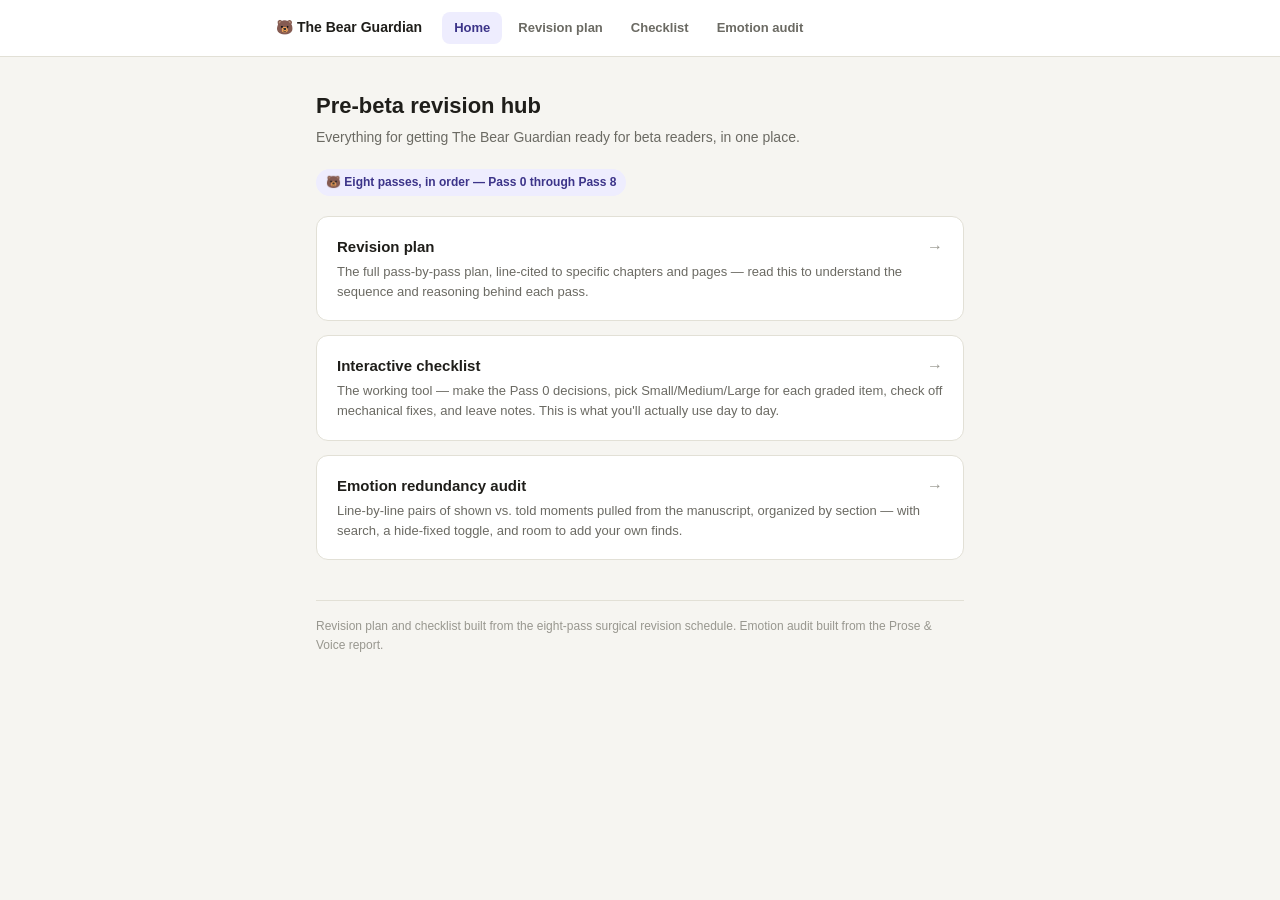
<file: index.html>
<!DOCTYPE html>
<html lang="en">
<head>
<meta charset="UTF-8">
<title>The Bear Guardian — Revisions</title>
<link rel="stylesheet" href="styles.css">
</head>
<body>

<nav class="site-nav">
  <div class="nav-inner">
    <a href="index.html" class="nav-brand">🐻 The Bear Guardian</a>
    <div class="nav-links">
      <a href="index.html" class="nav-link active">Home</a>
      <a href="schedule.html" class="nav-link">Revision plan</a>
      <a href="checklist.html" class="nav-link">Checklist</a>
      <a href="emotion-redundancy.html" class="nav-link">Emotion audit</a>
    </div>
  </div>
</nav>

<div class="wrap narrow">
  <h1>Pre-beta revision hub</h1>
  <p class="subtitle">Everything for getting The Bear Guardian ready for beta readers, in one place.</p>
  <div class="deadline">🐻 Eight passes, in order — Pass 0 through Pass 8</div>

  <a href="schedule.html" class="card card-link">
    <span class="card-arrow">→</span>
    <div class="card-title">Revision plan</div>
    <p class="card-desc">The full pass-by-pass plan, line-cited to specific chapters and pages — read this to understand the sequence and reasoning behind each pass.</p>
  </a>

  <a href="checklist.html" class="card card-link">
    <span class="card-arrow">→</span>
    <div class="card-title">Interactive checklist</div>
    <p class="card-desc">The working tool — make the Pass 0 decisions, pick Small/Medium/Large for each graded item, check off mechanical fixes, and leave notes. This is what you'll actually use day to day.</p>
  </a>

  <a href="emotion-redundancy.html" class="card card-link">
    <span class="card-arrow">→</span>
    <div class="card-title">Emotion redundancy audit</div>
    <p class="card-desc">Line-by-line pairs of shown vs. told moments pulled from the manuscript, organized by section — with search, a hide-fixed toggle, and room to add your own finds.</p>
  </a>

  <div class="footer-note">Revision plan and checklist built from the eight-pass surgical revision schedule. Emotion audit built from the Prose &amp; Voice report.</div>
</div>

</body>
</html>
</file>
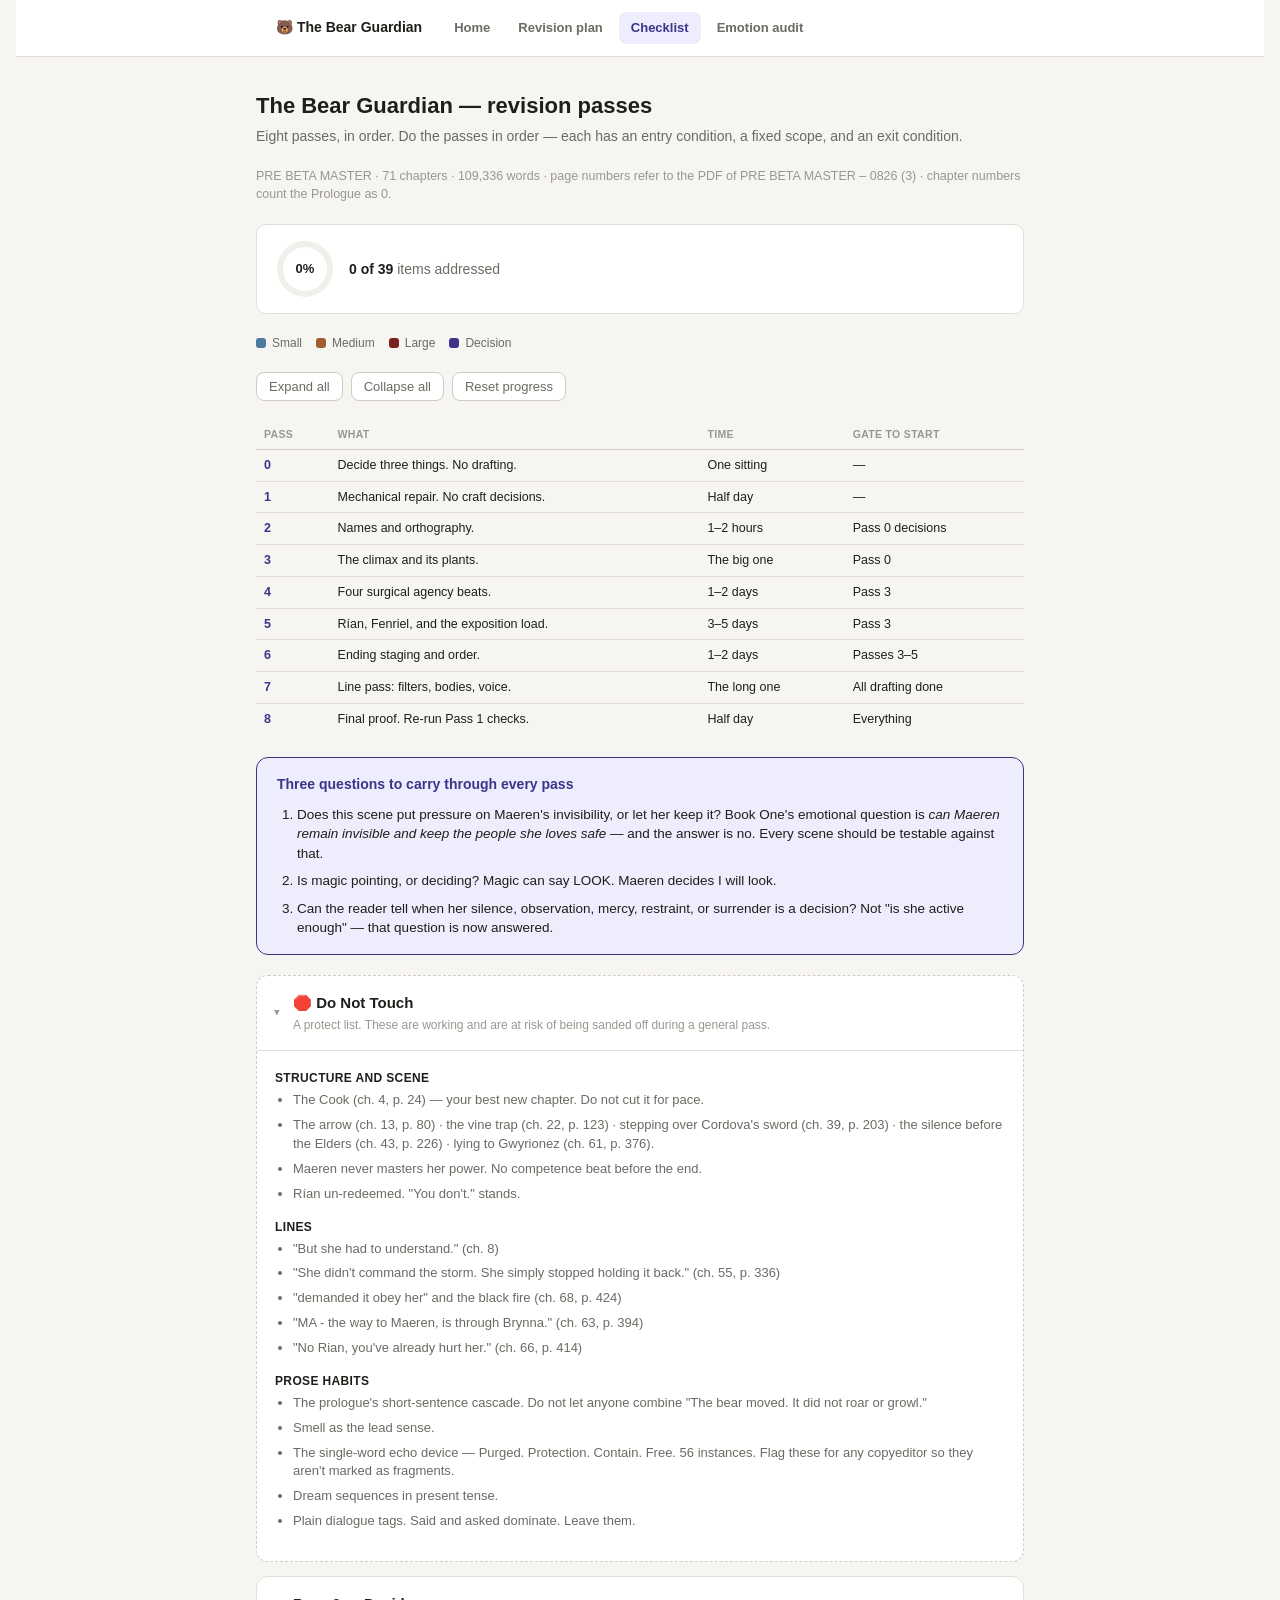
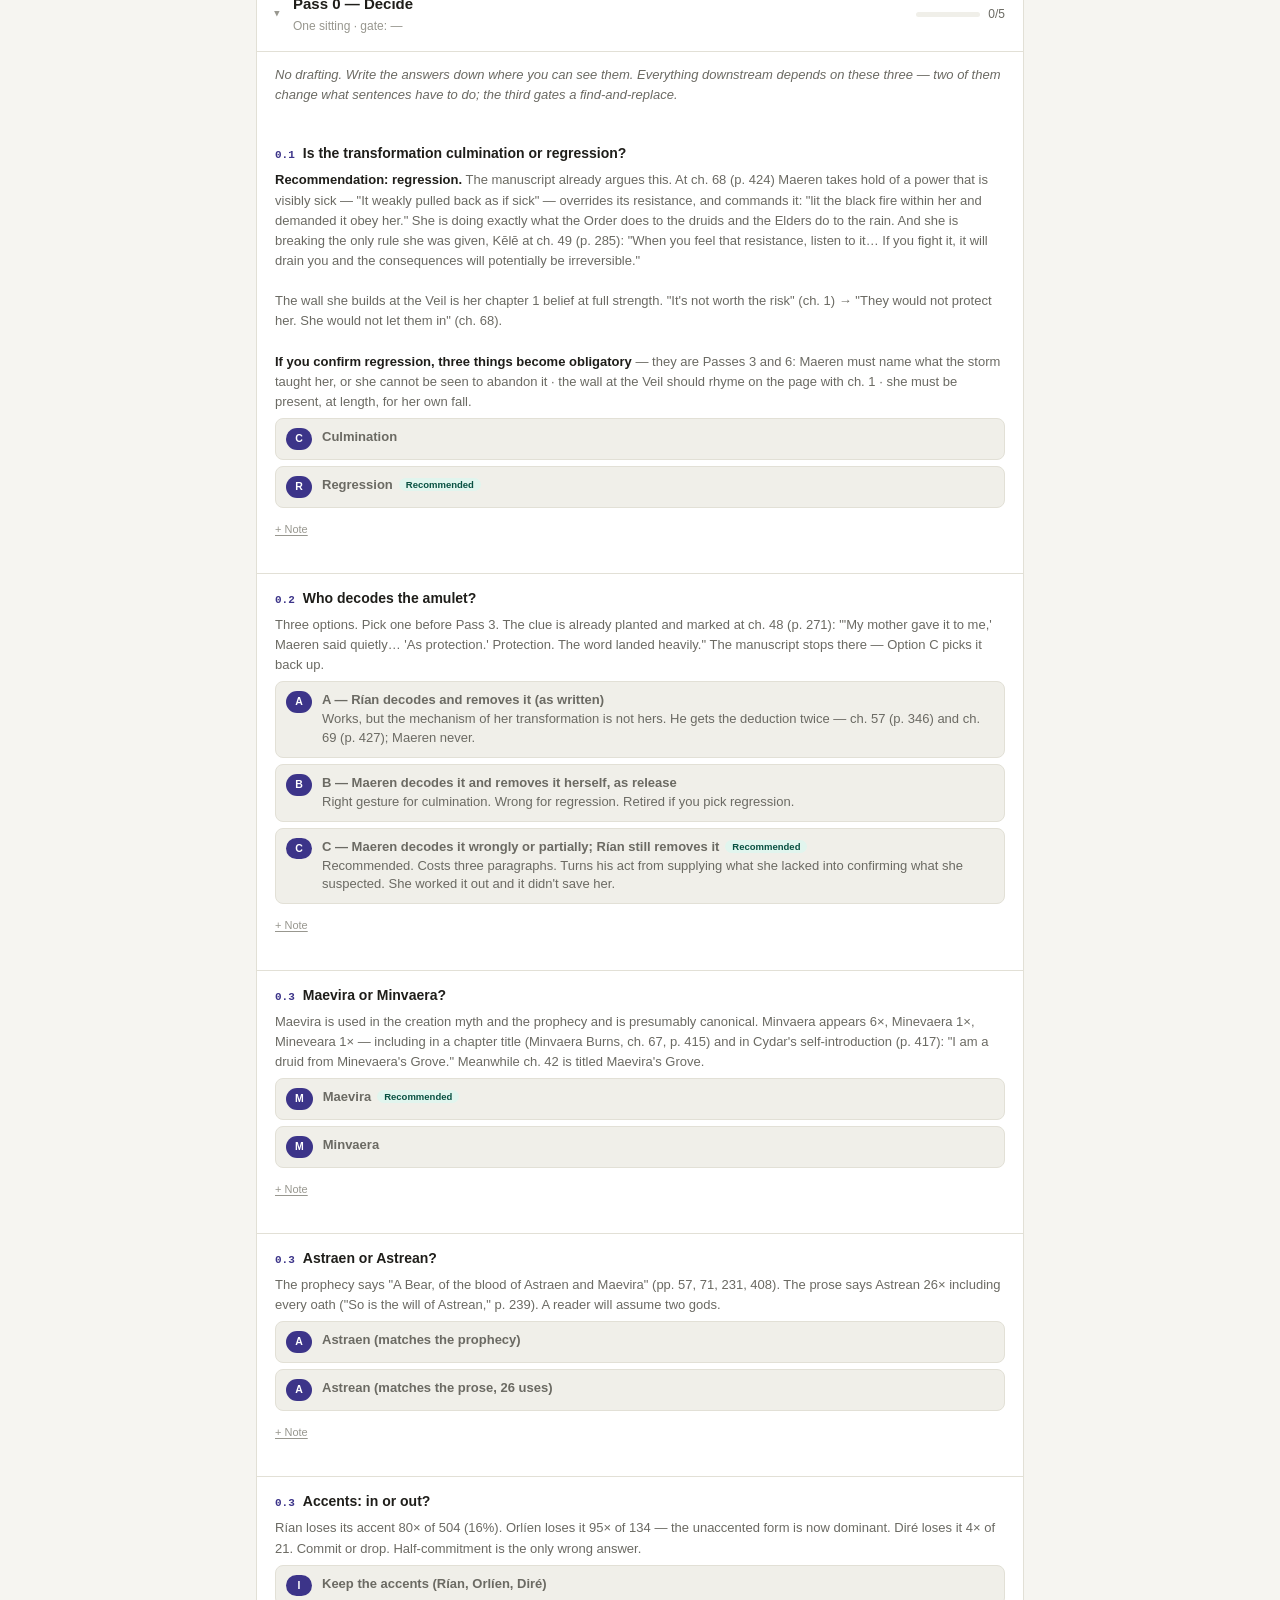
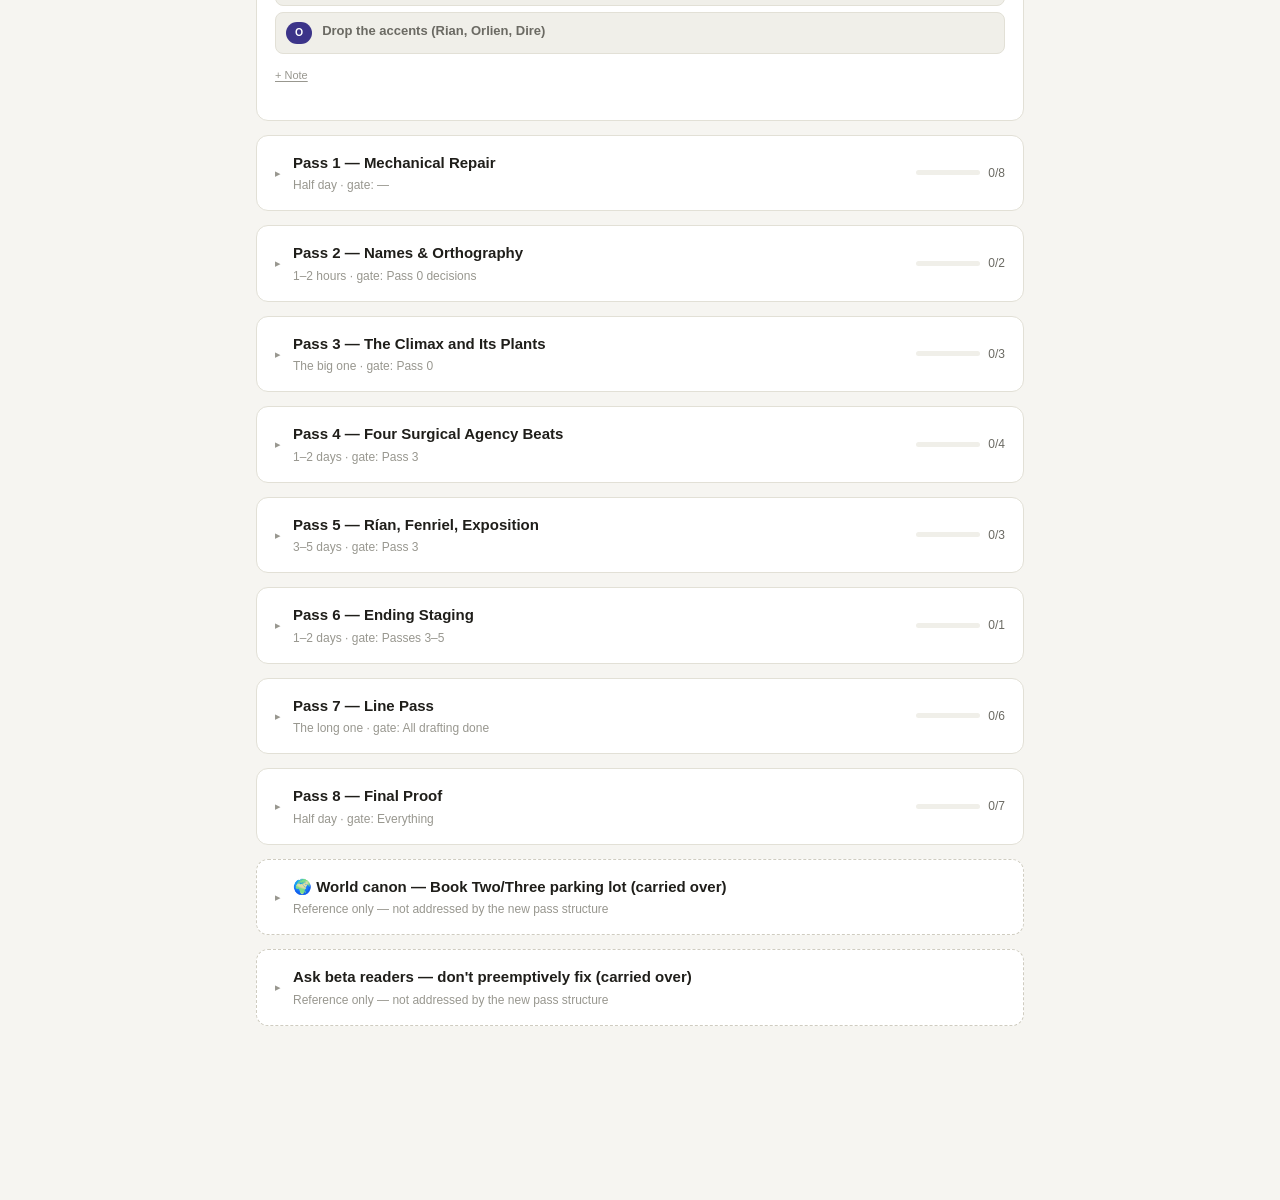
<file: checklist.html>
<!DOCTYPE html>
<html lang="en">
<head>
<meta charset="UTF-8">
<title>The Bear Guardian — Revision Passes</title>
<link rel="stylesheet" href="styles.css">
<style>
  :root{
    --surface-page:#f6f5f1;
    --surface-card:#ffffff;
    --surface-muted:#f0efe9;
    --text-primary:#1f1e1a;
    --text-secondary:#6b6a63;
    --text-muted:#98978f;
    --border:#e2e0d6;
    --border-strong:#cfccc0;
    --accent:#3c3489;
    --accent-bg:#eeedfe;
    --small:#4a7a9c;
    --small-bg:#e8f1f6;
    --medium:#a15c2f;
    --medium-bg:#f8ede2;
    --large:#791f1f;
    --large-bg:#fcebeb;
    --done:#085041;
    --done-bg:#e1f5ee;
    --radius:10px;
  }
  @media (prefers-color-scheme: dark){
    :root{
      --surface-page:#1c1b18;
      --surface-card:#242320;
      --surface-muted:#2b2a26;
      --text-primary:#f1efe8;
      --text-secondary:#b4b2a9;
      --text-muted:#888780;
      --border:#3a3934;
      --border-strong:#4a4943;
      --accent:#cecbf6;
      --accent-bg:#3c3489;
      --small:#9dc4dd;
      --small-bg:#1c3140;
      --medium:#f0997b;
      --medium-bg:#3c2311;
      --large:#f7c1c1;
      --large-bg:#4a1b0c;
      --done:#9fe1cb;
      --done-bg:#04342c;
    }
  }
  *{box-sizing:border-box;}
  body{
    margin:0;
    background:var(--surface-page);
    color:var(--text-primary);
    font-family:-apple-system,BlinkMacSystemFont,"Segoe UI",Helvetica,Arial,sans-serif;
    line-height:1.5;
    padding:0 1rem 5rem;
  }
  .wrap{max-width:800px;margin:0 auto;padding-top:2rem;}
  h1{font-size:22px;font-weight:600;margin:0 0 4px;}
  .subtitle{color:var(--text-secondary);font-size:14px;margin:0 0 20px;}
  .meta-line{font-size:12.5px;color:var(--text-muted);margin:0 0 20px;}

  .overall{
    background:var(--surface-card);
    border:0.5px solid var(--border);
    border-radius:var(--radius);
    padding:16px 20px;
    margin-bottom:20px;
    display:flex;
    align-items:center;
    gap:16px;
  }
  .overall-ring{
    width:56px;height:56px;border-radius:50%;
    flex-shrink:0;
    display:flex;align-items:center;justify-content:center;
    font-size:14px;font-weight:600;
    background:conic-gradient(var(--accent) calc(var(--pct,0)*1%), var(--surface-muted) 0);
  }
  .overall-ring-inner{
    width:44px;height:44px;border-radius:50%;
    background:var(--surface-card);
    display:flex;align-items:center;justify-content:center;
    font-size:13px;font-weight:600;
  }
  .overall-text{font-size:14px;color:var(--text-secondary);}
  .overall-text strong{color:var(--text-primary);font-weight:600;}

  .controls{display:flex;gap:8px;margin-bottom:20px;flex-wrap:wrap;}
  button.tool{
    font-size:13px;padding:6px 12px;border-radius:8px;
    border:0.5px solid var(--border-strong);
    background:var(--surface-card);color:var(--text-secondary);cursor:pointer;
  }
  button.tool:hover{background:var(--surface-muted);}

  /* Overview table */
  .overview-table{width:100%;border-collapse:collapse;margin-bottom:22px;font-size:12.5px;}
  .overview-table th{
    text-align:left;padding:6px 8px;font-size:10.5px;text-transform:uppercase;
    letter-spacing:.03em;color:var(--text-muted);border-bottom:1px solid var(--border-strong);
  }
  .overview-table td{padding:6px 8px;border-bottom:0.5px solid var(--border);}
  .overview-table td:first-child{font-weight:700;color:var(--accent);}
  .overview-table tr:last-child td{border-bottom:none;}

  /* Three Questions touchstone */
  .touchstone{
    background:var(--accent-bg);
    border:1.5px solid var(--accent);
    border-radius:12px;
    padding:16px 20px;
    margin-bottom:20px;
  }
  .touchstone h3{margin:0 0 10px;font-size:14px;color:var(--accent);}
  .touchstone ol{margin:0;padding-left:20px;}
  .touchstone li{font-size:13.5px;margin-bottom:8px;line-height:1.45;color:var(--text-primary);}
  .touchstone li:last-child{margin-bottom:0;}

  /* Reference cards (Do Not Touch, carried-over material) */
  details.guard{
    background:var(--surface-card);
    border:0.5px dashed var(--border-strong);
    border-radius:12px;
    margin-bottom:14px;
    overflow:hidden;
  }
  details.guard[open] summary{border-bottom:0.5px solid var(--border);}
  .guard-list{padding:6px 18px 16px;}
  .guard-list ul{margin:4px 0 14px;padding-left:18px;}
  .guard-list li{font-size:13px;color:var(--text-secondary);margin-bottom:6px;line-height:1.45;}
  .guard-list h4{font-size:12px;font-weight:600;color:var(--text-primary);margin:12px 0 4px;text-transform:uppercase;letter-spacing:.03em;}

  /* Pass cards (accordion) */
  details.pass{
    background:var(--surface-card);
    border:0.5px solid var(--border);
    border-radius:12px;
    margin-bottom:14px;
    overflow:hidden;
  }
  details.pass[open] summary{border-bottom:0.5px solid var(--border);}
  summary{
    list-style:none;cursor:pointer;padding:16px 18px;
    display:flex;align-items:center;gap:12px;
  }
  summary::-webkit-details-marker{display:none;}
  .chev{font-size:11px;color:var(--text-muted);transition:transform .15s ease;flex-shrink:0;}
  details[open] .chev{transform:rotate(90deg);}
  .pass-title{font-size:15px;font-weight:600;flex:1;min-width:0;}
  .pass-sub{font-size:12px;color:var(--text-muted);font-weight:400;display:block;margin-top:2px;}
  .pass-progress{font-size:12px;color:var(--text-secondary);display:flex;align-items:center;gap:8px;flex-shrink:0;}
  .bar{width:64px;height:5px;border-radius:3px;background:var(--surface-muted);overflow:hidden;}
  .bar-fill{height:100%;background:var(--accent);border-radius:3px;}
  .pass-intro{font-size:13px;color:var(--text-secondary);padding:0 18px 12px;font-style:italic;}

  .section-label{
    font-size:12px;font-weight:700;color:var(--text-secondary);
    padding:14px 18px 6px;
  }

  /* Simple checkbox item (Pass 1, 2, 8, and 7.5) */
  .item{display:flex;gap:10px;padding:11px 18px;border-top:0.5px solid var(--border);}
  .item:first-of-type{border-top:none;}
  .item input[type=checkbox]{margin-top:3px;width:16px;height:16px;flex-shrink:0;accent-color:var(--accent);cursor:pointer;}
  .item-body{flex:1;min-width:0;}
  .item-row{display:flex;align-items:flex-start;justify-content:space-between;gap:10px;}
  .item-text{font-size:14px;line-height:1.45;font-weight:600;}
  .item.done .item-text{color:var(--text-muted);text-decoration:line-through;}
  .item-detail{font-size:13px;color:var(--text-secondary);margin-top:5px;line-height:1.5;}
  .item-detail strong{color:var(--text-primary);}

  /* Mini reference tables embedded in items */
  table.mini{width:100%;border-collapse:collapse;margin-top:8px;font-size:12px;}
  table.mini th{
    text-align:left;padding:5px 7px;font-size:10px;text-transform:uppercase;letter-spacing:.02em;
    color:var(--text-muted);border-bottom:1px solid var(--border-strong);background:var(--surface-muted);
  }
  table.mini td{padding:6px 7px;border-bottom:0.5px solid var(--border);vertical-align:top;color:var(--text-primary);}
  table.mini tr:last-child td{border-bottom:none;}

  /* Numbered subsection wrapper (used by decisions and graded items) */
  .subitem{padding:14px 18px;border-top:0.5px solid var(--border);}
  .subitem:first-of-type{border-top:none;}
  .subitem-head{display:flex;align-items:baseline;gap:8px;margin-bottom:6px;}
  .subitem-num{font-size:11px;font-weight:700;color:var(--accent);font-family:ui-monospace,Menlo,monospace;flex-shrink:0;}
  .subitem-title{font-size:14px;font-weight:700;color:var(--text-primary);}
  .subitem-body{font-size:13px;color:var(--text-secondary);line-height:1.55;margin-bottom:4px;}
  .subitem-body strong{color:var(--text-primary);}
  .subitem-body .lbl{font-weight:700;color:var(--text-primary);}

  /* Option rows: decisions (Pass 0) and S/M/L (graded passes) */
  .option-row{
    display:flex;gap:10px;align-items:flex-start;
    padding:9px 10px;margin-top:6px;border-radius:8px;
    border:0.5px solid var(--border);cursor:pointer;
    background:var(--surface-muted);
  }
  .option-row:hover{border-color:var(--border-strong);}
  .option-row.selected{background:var(--accent-bg);border-color:var(--accent);}
  .option-pill{
    flex-shrink:0;font-size:10.5px;font-weight:700;padding:3px 9px;border-radius:99px;
    color:#fff;min-width:26px;text-align:center;height:fit-content;
  }
  .option-pill.small{background:var(--small);}
  .option-pill.medium{background:var(--medium);}
  .option-pill.large{background:var(--large);}
  .option-pill.choice{background:var(--accent);}
  .option-text{font-size:13px;color:var(--text-secondary);line-height:1.45;}
  .option-row.selected .option-text{color:var(--text-primary);}
  .option-recommended{
    font-size:9.5px;font-weight:700;color:var(--done);background:var(--done-bg);
    padding:1px 7px;border-radius:99px;margin-left:6px;vertical-align:1px;
  }

  .note-toggle{
    flex-shrink:0;font-size:11px;color:var(--text-muted);background:none;border:none;
    cursor:pointer;padding:2px 0;text-decoration:underline;text-underline-offset:2px;
  }
  .note-toggle:hover{color:var(--text-secondary);}
  .note-toggle.has-note{color:var(--accent);}
  .note-input{
    display:none;width:100%;margin-top:8px;font-family:inherit;font-size:13px;line-height:1.4;
    color:var(--text-primary);background:var(--surface-muted);border:0.5px solid var(--border);
    border-radius:8px;padding:8px 10px;resize:vertical;min-height:48px;
  }
  .note-input:focus{outline:none;border-color:var(--border-strong);}
  .note-input.open{display:block;}
  .note-saved{font-size:11px;color:var(--text-muted);margin-top:3px;opacity:0;transition:opacity .2s ease;}
  .note-saved.show{opacity:1;}
  .subitem-notewrap{margin-top:8px;}

  .exit-note{
    margin:0 18px 16px;padding:8px 10px;background:var(--surface-muted);
    border-left:3px solid var(--text-muted);font-size:12.5px;color:var(--text-secondary);
  }
  .exit-note .lbl{font-weight:700;color:var(--text-primary);}

  .legend{display:flex;gap:14px;flex-wrap:wrap;font-size:12px;color:var(--text-secondary);margin-bottom:20px;}
  .legend span{display:flex;align-items:center;gap:6px;}
  .dot{width:10px;height:10px;border-radius:3px;flex-shrink:0;}

  .save-toast{
    position:fixed;bottom:20px;left:50%;transform:translateX(-50%) translateY(20px);
    background:var(--text-primary);color:var(--surface-page);font-size:13px;padding:8px 16px;border-radius:8px;
    opacity:0;transition:opacity .2s ease, transform .2s ease;pointer-events:none;
  }
  .save-toast.show{opacity:1;transform:translateX(-50%) translateY(0);}
</style>
</head>
<body>
<nav class="site-nav">
  <div class="nav-inner">
    <a href="index.html" class="nav-brand">🐻 The Bear Guardian</a>
    <div class="nav-links">
      <a href="index.html" class="nav-link">Home</a>
      <a href="schedule.html" class="nav-link">Revision plan</a>
      <a href="checklist.html" class="nav-link active">Checklist</a>
      <a href="emotion-redundancy.html" class="nav-link">Emotion audit</a>
    </div>
  </div>
</nav>

<div class="wrap">
  <h1>The Bear Guardian — revision passes</h1>
  <p class="subtitle">Eight passes, in order. Do the passes in order — each has an entry condition, a fixed scope, and an exit condition.</p>
  <p class="meta-line">PRE BETA MASTER · 71 chapters · 109,336 words · page numbers refer to the PDF of PRE BETA MASTER – 0826 (3) · chapter numbers count the Prologue as 0.</p>

  <div class="overall">
    <div class="overall-ring" id="overallRing" style="--pct:0">
      <div class="overall-ring-inner" id="overallPct">0%</div>
    </div>
    <div class="overall-text" id="overallText">0 of 0 items addressed</div>
  </div>

  <div class="legend">
    <span><span class="dot" style="background:var(--small);"></span>Small</span>
    <span><span class="dot" style="background:var(--medium);"></span>Medium</span>
    <span><span class="dot" style="background:var(--large);"></span>Large</span>
    <span><span class="dot" style="background:var(--accent);"></span>Decision</span>
  </div>

  <div class="controls">
    <button class="tool" id="expandAll">Expand all</button>
    <button class="tool" id="collapseAll">Collapse all</button>
    <button class="tool" id="resetAll">Reset progress</button>
  </div>

  <table class="overview-table">
    <tr><th>Pass</th><th>What</th><th>Time</th><th>Gate to start</th></tr>
    <tr><td>0</td><td>Decide three things. No drafting.</td><td>One sitting</td><td>—</td></tr>
    <tr><td>1</td><td>Mechanical repair. No craft decisions.</td><td>Half day</td><td>—</td></tr>
    <tr><td>2</td><td>Names and orthography.</td><td>1–2 hours</td><td>Pass 0 decisions</td></tr>
    <tr><td>3</td><td>The climax and its plants.</td><td>The big one</td><td>Pass 0</td></tr>
    <tr><td>4</td><td>Four surgical agency beats.</td><td>1–2 days</td><td>Pass 3</td></tr>
    <tr><td>5</td><td>Rían, Fenriel, and the exposition load.</td><td>3–5 days</td><td>Pass 3</td></tr>
    <tr><td>6</td><td>Ending staging and order.</td><td>1–2 days</td><td>Passes 3–5</td></tr>
    <tr><td>7</td><td>Line pass: filters, bodies, voice.</td><td>The long one</td><td>All drafting done</td></tr>
    <tr><td>8</td><td>Final proof. Re-run Pass 1 checks.</td><td>Half day</td><td>Everything</td></tr>
  </table>

  <div class="touchstone">
    <h3>Three questions to carry through every pass</h3>
    <ol>
      <li>Does this scene put pressure on Maeren's invisibility, or let her keep it? Book One's emotional question is <em>can Maeren remain invisible and keep the people she loves safe</em> — and the answer is no. Every scene should be testable against that.</li>
      <li>Is magic pointing, or deciding? Magic can say LOOK. Maeren decides I will look.</li>
      <li>Can the reader tell when her silence, observation, mercy, restraint, or surrender is a decision? Not "is she active enough" — that question is now answered.</li>
    </ol>
  </div>

  <!-- Do Not Touch -->
  <div id="doNotTouch"></div>

  <!-- Pass cards -->
  <div id="passList"></div>

  <!-- Carried over reference material -->
  <div id="carriedOverList"></div>
</div>

<div class="save-toast" id="toast">Progress reset</div>

<script>
const STORAGE_KEY = "bear-guardian-passes-state";
let checked = {};   // simple checkbox items: id -> bool
let notes = {};     // id -> string
let scope = {};     // graded items: id -> 'small'|'medium'|'large'
let decision = {};  // pass 0 decisions: id -> option key
let noteSaveTimers = {};

function esc(str){
  return String(str||"").replace(/&/g,"&amp;").replace(/</g,"&lt;").replace(/>/g,"&gt;").replace(/"/g,"&quot;");
}

/* ============ DATA ============ */

const DONOTTOUCH = {
  title: "Do Not Touch",
  sub: "A protect list. These are working and are at risk of being sanded off during a general pass.",
  groups: [
    { heading: "Structure and scene", items: [
      "The Cook (ch. 4, p. 24) — your best new chapter. Do not cut it for pace.",
      "The arrow (ch. 13, p. 80) · the vine trap (ch. 22, p. 123) · stepping over Cordova's sword (ch. 39, p. 203) · the silence before the Elders (ch. 43, p. 226) · lying to Gwyrionez (ch. 61, p. 376).",
      "Maeren never masters her power. No competence beat before the end.",
      "Rían un-redeemed. \"You don't.\" stands."
    ]},
    { heading: "Lines", items: [
      "\"But she had to understand.\" (ch. 8)",
      "\"She didn't command the storm. She simply stopped holding it back.\" (ch. 55, p. 336)",
      "\"demanded it obey her\" and the black fire (ch. 68, p. 424)",
      "\"MA - the way to Maeren, is through Brynna.\" (ch. 63, p. 394)",
      "\"No Rian, you've already hurt her.\" (ch. 66, p. 414)"
    ]},
    { heading: "Prose habits", items: [
      "The prologue's short-sentence cascade. Do not let anyone combine \"The bear moved. It did not roar or growl.\"",
      "Smell as the lead sense.",
      "The single-word echo device — Purged. Protection. Contain. Free. 56 instances. Flag these for any copyeditor so they aren't marked as fragments.",
      "Dream sequences in present tense.",
      "Plain dialogue tags. Said and asked dominate. Leave them."
    ]}
  ]
};

const CARRIED_OVER = [
  {
    id: "carry-canon",
    title: "🌍 World canon — Book Two/Three parking lot (carried over)",
    groups: [
      { heading: "The rot & magical imbalance", items: [
        "The shadow is not an evil alternate transformation or a separate force attacking Maeren — it's magic rotting from within.",
        "The Shai'thi are creating unnatural additional Veils because they can no longer access their power; these artificial Veils distort the flow of magic between realms, and the imbalance shows up as blight, rot, and magic deteriorating from within.",
        "Maeren is especially vulnerable as the core of the Bear Guardian system — like frostbite, the core may survive but the damage has already spread through the tendrils (the Veils, the realms, the magic moving between them)."
      ]},
      { heading: "The amulet (background — see Pass 0.2 for the Book One decision)", items: [
        "Developed by the Arios and passed to the firstborn daughter each generation to prevent the Bear Guardian from transforming. The original reason is lost to time.",
        "It's generational protection that became harmful: suppressing the transformation the bloodline was meant to fulfill.",
        "The amulet was never protecting Maeren from the shadow — its suppression of the transformation is part of what let the magic rot in the first place."
      ]},
      { heading: "Book Two opening", items: [
        "Opens with Maeren visibly deteriorated — when Rían finds her near Seradon, roughly half her face is shadow.",
        "As long as magic stays out of balance, she keeps turning to shadow. This leads to Aurelian's sacrifice, interrupting the generational pattern of women consumed by duty."
      ]},
      { heading: "Book Three direction", items: [
        "Book One's Veil closure was a desperate survival act, not a solution. The prophecy's fuller meaning involves ripping open the seams between the Veils so the realms can reemerge and the original wound can heal."
      ]},
      { heading: "Vaela, the Fions & the Battle of Belmora (Book Two)", items: [
        "Vaela stays in osprey form throughout the battle; her screeches signal Brynna's formations. She flies into Maeren's storm on arrival and emerges through it in front of Brynna, who already knows Vaela is a Fion.",
        "Open question: scale of the reveal when Vaela transforms afterward — decide when this book is drafted."
      ]}
    ]
  },
  {
    id: "carry-testbeta",
    title: "Ask beta readers — don't preemptively fix (carried over)",
    items: [
      "Does Astralis feel too long?",
      "Do the two realms feel disconnected while the characters are separated?",
      "Does Maeren feel agentic?",
      "Does the unresolved Maeren/Brynna relationship feel intentional?",
      "Does Rían earn the betrayal, or does it feel unearned?",
      "Is Aurelian sympathetic enough to follow?",
      "Is the lore comprehensible?",
      "Does the ending create Book Two desire?",
      "Which mysteries are predictable?",
      "Which emotional moments land hardest?"
    ]
  }
];

// ---- Pass 0: Decide ----
const PASS0 = {
  id: "pass0", num: "0", title: "Decide", time: "One sitting", gate: "—",
  intro: "No drafting. Write the answers down where you can see them. Everything downstream depends on these three — two of them change what sentences have to do; the third gates a find-and-replace.",
  decisions: [
    {
      id: "d01", num: "0.1", title: "Is the transformation culmination or regression?",
      body: `<strong>Recommendation: regression.</strong> The manuscript already argues this. At ch. 68 (p. 424) Maeren takes hold of a power that is visibly sick — "It weakly pulled back as if sick" — overrides its resistance, and commands it: "lit the black fire within her and demanded it obey her." She is doing exactly what the Order does to the druids and the Elders do to the rain. And she is breaking the only rule she was given, Kēlē at ch. 49 (p. 285): "When you feel that resistance, listen to it… If you fight it, it will drain you and the consequences will potentially be irreversible."<br><br>The wall she builds at the Veil is her chapter 1 belief at full strength. "It's not worth the risk" (ch. 1) → "They would not protect her. She would not let them in" (ch. 68).<br><br><span class="lbl">If you confirm regression, three things become obligatory</span> — they are Passes 3 and 6: Maeren must name what the storm taught her, or she cannot be seen to abandon it · the wall at the Veil should rhyme on the page with ch. 1 · she must be present, at length, for her own fall.`,
      options: [
        { key: "culmination", label: "Culmination" },
        { key: "regression", label: "Regression", recommended: true }
      ]
    },
    {
      id: "d02", num: "0.2", title: "Who decodes the amulet?",
      body: `Three options. Pick one before Pass 3. The clue is already planted and marked at ch. 48 (p. 271): "'My mother gave it to me,' Maeren said quietly… 'As protection.' Protection. The word landed heavily." The manuscript stops there — Option C picks it back up.`,
      options: [
        { key: "A", label: "A — Rían decodes and removes it (as written)", desc: "Works, but the mechanism of her transformation is not hers. He gets the deduction twice — ch. 57 (p. 346) and ch. 69 (p. 427); Maeren never." },
        { key: "B", label: "B — Maeren decodes it and removes it herself, as release", desc: "Right gesture for culmination. Wrong for regression. Retired if you pick regression." },
        { key: "C", label: "C — Maeren decodes it wrongly or partially; Rían still removes it", desc: "Recommended. Costs three paragraphs. Turns his act from supplying what she lacked into confirming what she suspected. She worked it out and it didn't save her.", recommended: true }
      ]
    },
    {
      id: "d03a", num: "0.3", title: "Maevira or Minvaera?",
      body: `Maevira is used in the creation myth and the prophecy and is presumably canonical. Minvaera appears 6×, Minevaera 1×, Mineveara 1× — including in a chapter title (Minvaera Burns, ch. 67, p. 415) and in Cydar's self-introduction (p. 417): "I am a druid from Minevaera's Grove." Meanwhile ch. 42 is titled Maevira's Grove.`,
      options: [
        { key: "maevira", label: "Maevira", recommended: true },
        { key: "minvaera", label: "Minvaera" }
      ]
    },
    {
      id: "d03b", num: "0.3", title: "Astraen or Astrean?",
      body: `The prophecy says "A Bear, of the blood of Astraen and Maevira" (pp. 57, 71, 231, 408). The prose says Astrean 26× including every oath ("So is the will of Astrean," p. 239). A reader will assume two gods.`,
      options: [
        { key: "astraen", label: "Astraen (matches the prophecy)" },
        { key: "astrean", label: "Astrean (matches the prose, 26 uses)" }
      ]
    },
    {
      id: "d03c", num: "0.3", title: "Accents: in or out?",
      body: `Rían loses its accent 80× of 504 (16%). Orlíen loses it 95× of 134 — the unaccented form is now dominant. Diré loses it 4× of 21. Commit or drop. Half-commitment is the only wrong answer.`,
      options: [
        { key: "in", label: "Keep the accents (Rían, Orlíen, Diré)" },
        { key: "out", label: "Drop the accents (Rian, Orlien, Dire)" }
      ]
    }
  ]
};

// ---- Pass 1: Mechanical Repair ----
const PASS1 = {
  id: "pass1", num: "1", title: "Mechanical Repair", time: "Half day", gate: "—",
  intro: "No craft decisions. Do this first — the broken sentences are actively misleading you about your own text. A global deletion of \"slightly\" was run without a read-back. It left 59 orphaned spaces and six sentences that no longer parse.",
  exit: "Search for . , ? [ ] { } returns nothing unintended.",
  items: [
    { id:"p1-1", num:"1.1", text:"Fix the six broken sentences individually", detail:`<strong>p. 323 is the priority</strong> — it's the emotional hinge of the chapter and currently says the opposite of what you mean.`,
      table: { headers:["p.","Chapter","As it now reads","Problem"], rows:[
        ["224","42 Maevira's Grove","\u201CBrynna a wave of contentment washed over Brynna when she saw her sister\u2019s horse\u201D","Duplicated subject; no verb for the first Brynna"],
        ["253","46 Aurelian Sees","\u201CAs Aurelian shielded his eyes from the blinding brightness.\u201D","Subordinate clause; no main clause"],
        ["252","46 Aurelian Sees","\u201CHis stomach clenched he considered engaging with the world\u201D","Missing conjunction"],
        ["360","59 Unexpected Ally","\u201CMaeren , imagining the tiny Shai\u2019thi rudely dismissing Cordova.\u201D","Verb deleted"],
        ["346","57 R\u00EDan Feels","\u201CHe had told Maeren she shouldn\u2019t be contained. In the moment, the words had\u201D","Sentence abandoned mid-thought"],
        ["323","54 Tightening Grip","\u201CShe would not let herself be coerced so easily again. She would tolerate this feeling again.\u201D","Lost its \u201Cnot.\u201D As printed, Maeren resolves to keep tolerating it \u2014 at the beat where defiance is born."]
      ]}
    },
    { id:"p1-2", num:"1.2", text:"Orphaned spaces — global sweep", detail:`Search for space-before-punctuation ( . , ? ). 59 instances. Most want "slightly" restored or the sentence tightened. Confirmed examples: p. 213 — "his nostrils flared ." · p. 295 — "mostly just giggle ." (also: giggle is a typo for jiggle) · ch. 52 — "the yellow hairs on Glaide's neck darkened ." · ch. 55 — "made Maeren cringe ." · ch. 43 — "Maeren's heart sank ." · ch. 64 — "hoisting Vaela up ." Some are italic-spacing artifacts from the PDF (e.g. italicised titles like <em>The Coastal War</em>) — check before editing.` },
    { id:"p1-3", num:"1.3", text:"Stray marks", detail:"",
      table: { headers:["p.","Item"], rows:[
        ["215","{person of interest] — unresolved author note, mismatched brackets"],
        ["333","stray ] mid-paragraph in The Gala"],
        ["311","\u201CThat is true,\u201D Maeren whispered.x\u201D"],
        ["38","\u201Chis head stayed bowed..\u201D"],
        ["69","\u201Cshe said more softly..\u201D"]
      ]}
    },
    { id:"p1-4", num:"1.4", text:"Quotation marks", detail:`13 unclosed quotations — 1,523 opening curly quotes against 1,510 closing. Find them. · 34 straight quotes mixed with curly; 67 straight apostrophes against 2,062 curly. Normalise. · Missing space after dialogue: "Please, your highness,"Aurelian stepped closer (ch. 46).` },
    { id:"p1-5", num:"1.5", text:"Homophones — global", detail:`Keep one: "Aurelian shuttered his mind's eye" — closing it like a shutter. That one is deliberate and good.`,
      table: { headers:["Wrong","Count","Right"], rows:[
        ["shuttered / shutter","12","shuddered — \u201Cits entire arm shuttered,\u201D \u201CR\u00EDan shuttered,\u201D \u201CA deep rumble shuttered the earth,\u201D \u201CSoft uneven breaths shuttered out of Vaela\u201D"],
        ["viscous","3","vicious \u2014 \u201Csmiled viscously,\u201D \u201Ca viscous winter wind,\u201D \u201Cvoid of that viscous mockery\u201D"],
        ["malled","2","mauled"],
        ["giggle","1","jiggle"]
      ]}
    },
    { id:"p1-6", num:"1.6", text:"Revert the two simpers", detail:`Simper means to smile coyly and self-consciously. It is not a synonym for smirk, and both uses land on Rían and give him a flirtatiousness you don't intend. p. 121 — "He looked over to Maeren with a pitying simper" · p. 326 — "'Bear Guardian,' he said, simpering." The third replacement, grin, is fine. Leave it.` },
    { id:"p1-7", num:"1.7", text:"Single-instance typos", detail:`Weclome · daed · esacape · behld (×2) · descecrated · herecy · Fourty (×2) · masacre · hanful · submissed · runningthe · elegantletters · stumblng · investigaged · recongnized · flagulation (→ self-flagellation) · instructured · peated · Byrnna (×2) · Veala · Valea (×3) · Cider / Cyder (→ Cydar) · Ryan (→ Rían) · Orlirn · Gywnironez` },
    { id:"p1-8", num:"1.8", text:"One anatomy error", detail:`p. 59, ch. 9 — "Aurelian's sternum collapsed inward, shielded by his ribcage." A sternum is part of the ribcage; it cannot be shielded by it. When the anatomy gets specific it has to be right.` }
  ]
};

// ---- Pass 2: Names & Orthography ----
const PASS2 = {
  id: "pass2", num: "2", title: "Names & Orthography", time: "1–2 hours", gate: "Pass 0 decisions",
  intro: "Executes Pass 0.3. Pure find-and-replace once the rulings are made.",
  exit: "Every proper noun has exactly one spelling.",
  table: { headers:["Name","Canonical","Fix","Error rate"], rows:[
    ["Aurelian","379 correct","Aurlien (23) \u00B7 Aurelien (9) \u00B7 Aurliean (8)","9.5%"],
    ["R\u00EDan","424","Rian (80) \u00B7 Ryan (1)","16%"],
    ["Maevira","35","Minvaera (6) \u00B7 Minevaera (1) \u00B7 Mineveara (1)","19%"],
    ["Astraen / Astrean","\u2014 decide \u2014","9 vs 26","74%"],
    ["Orl\u00EDen","39","Orlien (95) \u00B7 Orlirn (1)","71%"],
    ["Dir\u00E9","17","Dire (4)","19%"],
    ["Gwyrionez","30","Gwyironez (2) \u00B7 Gwyrinez (1) \u00B7 Gywnironez (1)","12%"],
    ["Syrithien","40","Syrthien (2)","5%"]
  ]},
  items: [
    { id:"p2-titles", text:"Fix the two chapter titles once Maevira is settled", detail:`Ch. 42 "Maevira's Grove" and ch. 67 "Minvaera Burns" currently disagree.` },
    { id:"p2-prophecy", text:"Check the prophecy wherever it appears", detail:"Pages 57, 71, 231, 408 — so the recited version matches the prose spelling." }
  ]
};

// ---- Graded passes: 3, 4, 5, 6, 7 ----
const GRADED_PASSES = [
  {
    id:"pass3", num:"3", title:"The Climax and Its Plants", time:"The big one", gate:"Pass 0",
    intro:"Draft the Veil sequence under the Pass 0 decision, then work backward to place what it needs. Doing this first means every earlier fix has a known destination.",
    subs: [
      { id:"s31", num:"3.1", title:"Maeren must name the storm's lesson",
        body:`<span class="lbl">Problem.</span> She does the thing at ch. 55 and enjoys it. She never concludes anything from it. You cannot dramatise the abandonment of an unarticulated lesson — and under the regression reading, the Veil is that abandonment.<br><span class="lbl">Lean on:</span> ch. 55, p. 336 — "She didn't command the storm. She simply stopped holding it back." That is the lesson. It is currently narration, not her thought.<br><span class="lbl">Where it goes:</span> anywhere between ch. 56 (p. 338) and ch. 63 (p. 390).`,
        options:{ small:"One sentence in ch. 56 (Rain Storm), while she is standing in the rain. She names the principle to herself, in her own words, plainly.",
                  medium:"She says it out loud to Cordova on the staircase (ch. 56, p. 342). Cordova is interrogating her about exactly this — \"You just severed their wards? You make it sound easy?\" — and Maeren's answer is currently mechanical. Let her articulate the principle, not the method.",
                  large:"She uses the principle successfully once more, small, in ch. 59–61, so it reads as a working method before she throws it away." } },
      { id:"s32", num:"3.2", title:"The amulet plant (executes Pass 0.2)",
        body:`<span class="lbl">Problem.</span> Rían deduces the amulet's true function twice — ch. 57 (p. 346): "If the moonstone was designed to protect Maeren from others, it would be ineffective if it only worked by burning the assailants who touched it" — and ch. 69 (p. 427): "It had been protecting Maeren, but not from the world, as Maeren had believed." Maeren never once.<br><span class="lbl">Lean on:</span> ch. 48, p. 271 — "'My mother gave it to me,' Maeren said quietly… 'As protection.' Protection. The word landed heavily." She already has the data: fifteen years of heat, drag and cold; it went "deathly still" when Nyara died (ch. 24); it seared at the shadow creature (ch. 38); it burns Rían when he touches it (ch. 56); it hangs heavy at every Veil.`,
        options:{ small:"Extend the ch. 48 beat by one paragraph. She turns the word over and lands on a wrong answer — a beacon, a leash, her mother's apology. Wrong is better than right.",
                  medium:"The wrong answer recurs once, under pressure, in ch. 58 or 61 — and is still wrong.",
                  large:"She gets it half-right before the Veil and decides to keep wearing it anyway. Then Rían tears off the thing she chose to keep." } },
      { id:"s33", num:"3.3", title:"Make the regression legible",
        body:`<span class="lbl">Problem.</span> Everything is on the page — the black fire, the sick magic, obey — except a signal that this is the lesson she is discarding.<br><span class="lbl">Lean on:</span> ch. 68, p. 424 — "Pulling violently on it as it resisted, she ripped free the lodged magic within. It weakly pulled back as if sick… Her rage flared and she tightened her grip." And Kēlē's rule at ch. 49, p. 285.`,
        options:{ small:"One line of recognition between the wall going up and the grip closing. It does not have to be correct — she knows what Kēlē said and does it anyway is enough.",
                  medium:"Echo ch. 1 deliberately. \"It's not worth the risk\" → the wall. Make the two rhyme in image or cadence so the reader feels the loop close rather than a new power arriving.",
                  large:"Both, plus a beat where the magic's sickness registers as Nyara's sickness or the blight's — she is gripping the thing she was meant to heal." } }
    ]
  },
  {
    id:"pass4", num:"4", title:"Four Surgical Agency Beats", time:"1–2 days", gate:"Pass 3",
    intro:"Small, local, high return. Do not expand scope.",
    subs: [
      { id:"s41", num:"4.1", title:"Cut one clause — ch. 11, p. 73",
        body:`Your fix at the treeline is airtight: "A second cry pierced the cold air… Maeren's hands tightened over the reins. She kicked Riven's side, commanding him to plunge into the forest." But four pages earlier the chapter still opens on compulsion: "Her head clear of escape strategies, the primal pull yanked again." "And yet, she continued through the castle. Led by an invisible thread that was laced with curiosity and dread."`,
        options:{ small:"Cut \"Led by an invisible thread that was laced with curiosity and dread.\" This is the only fully unearned attribution left in the first half of the book. Keep \"primal pull\" — a sensation is not a decision.",
                  medium:"Replace the cut clause with the reason she actually has: the bear is wounded, alone, and starving, and she is the only person who knows it." } },
      { id:"s42", num:"4.2", title:"Give defiance its own grammar — ch. 58, pp. 350 &amp; 355",
        body:`Three instances of the same construction, doing opposite work. Because you cleaned this pattern everywhere else, this pair is now the most conspicuous thing of its kind in the manuscript.`,
        table:{ headers:["p.","Beat","Line","Verdict"], rows:[
          ["323","ch. 54, capitulating to Fenriel","\u201CWords formulated in her mouth and she spoke them as if puppeted by another being.\u201D","Correct. Keep exactly."],
          ["350","ch. 58, defying him","\u201CAs if possessed, Maeren sat at her vanity without consciously thinking.\u201D","Defiance in the grammar of surrender"],
          ["355","ch. 58, after the punishment","\u201COnce more, her body was taken over by subconscious movement as it walked her out of the room.\u201D","Costs the chapter its last beat of agency"]
        ]},
        options:{ small:"Rewrite p. 350 only. Something rises through her, not instead of her. Leave 323 and 355.",
                  medium:"Rewrite 350 and cut 355 entirely.",
                  large:"Let 350 rhyme with 323 deliberately — she notices her body is doing what it did when she surrendered, and that this time it is doing the opposite." } },
      { id:"s43", num:"4.3", title:"The vine — recognition without exoneration — ch. 28, p. 151",
        body:`The only note from the last read that did not get taken. <span class="lbl">Lean on:</span> ch. 28, p. 151 — "'You are a coward,' Brynna said… 'Just like mother.'" and Maeren's reply: "Nothing Brynna said was untrue… She had chosen their safety at that moment, and it cost them both." That line reads as agreement with Brynna's framing, not recognition of her own choice. And it has gotten louder. At ch. 63, p. 394, you now prove the charge false about Hana — "Her mother and Nyara, both women who she had called weak." The unanswered version of it about Maeren is now the only one left standing.`,
        options:{ small:"Change the framing of the existing line so it is hers, not a concession. She does not defend it. She knows she chose — Eamon or Brynna — and refuses to let herself off.",
                  medium:"Carry it. One recurrence in Astralis where she names the choice without softening it.",
                  large:"Land it against the mother-reversal at ch. 63. Hana was not a coward; Maeren does not get the same acquittal, and knows it." } },
      { id:"s44", num:"4.4", title:"The soft patch — chs. 50–54, pp. 292–323",
        body:`<span class="lbl">Problem.</span> You switched Detective Maeren on at ch. 43 ("They needed Maeren here, alive, and she was going to find out why") and she goes quiet for five chapters under Orlíen's prohibition. It reads as dread rather than defeat, which is defensible — but it is the last place in the middle where the reader waits.`,
        options:{ small:"One covert act. She does something small she was told not to, alone, and it works.",
                  medium:"She keeps a written record. She has kept a dream log since ch. 1 (p. 6) — reusing that practice in Eos makes the invisible investigation visible without changing a single plot beat. It is also thematically exact: the survival tool becomes the investigative tool.",
                  large:"She tests Orlíen's vision. She is the one character in the book who questions inherited stories; a seer telling her what she will become is the biggest inherited story she has ever been handed, and she accepts it at face value." } }
    ]
  },
  {
    id:"pass5", num:"5", title:"Rían, Fenriel, Exposition", time:"3–5 days", gate:"Pass 3",
    intro:"Supporting-cast repairs that need new scene work.",
    subs: [
      { id:"s51", num:"5.1", title:"The reader never watches Rían choose",
        body:`<span class="lbl">Problem.</span> He holds 4.0% of POV (4,383 words) across five short chapters. The reader is told he surveilled her for two years and reported on her constraint. The reader never watches him decide, and never watches him lie for her either. His confession at ch. 68 lands, but it carries weight the preceding 100,000 words didn't build.<br><span class="lbl">Lean on:</span> the journal voice, ch. 49, p. 282 — "M.A - vulnerable, unarmed, unguarded during nightly rides beyond walls… Weak point: empathy, no killer instinct, gentle with nature; could be used later." This is the only genuinely different voice in the manuscript.`,
        options:{ small:"In his existing ch. 57 (p. 345) he thinks about \"soften[ing] the story for them.\" Show him write it. One paragraph of the false report.",
                  medium:"One short surveillance-era chapter set in Velmora, before the capture. He watches her, files an entry, and goes home. You already have the register.",
                  large:"Split ch. 44 (pp. 235–239) so the reader watches him accept the Elders' terms — \"should you fail to secure her loyalties, she will be eliminated\" — and then immediately go be kind to her. The gap between those two beats is his entire character." } },
      { id:"s52", num:"5.2", title:"Fenriel is still a second Alai",
        body:`<span class="lbl">Problem.</span> Both institutions share a beat sheet: false-warm greeting, doctrinal justification for purging, sudden rage, public spectacle. Rían's POV tells us "They were afraid of Maeren" and that he "could feel his weakness" (ch. 44, p. 235) — but Maeren, whose gift is reading people, only ever sees cruelty.<br><span class="lbl">Lean on:</span> she already registers the tells. Ch. 43, p. 230 — "It was a clumsy delivery." And p. 229 — "Cordova scoffed loudly. No one turned to her except Maeren." She notices and drops both.`,
        options:{ small:"One physical tell in ch. 43 or 58 that she reads correctly — the effort it costs him to rise from the chair, a glance at the others for support.",
                  medium:"She uses it. She is running an investigation; a frightened man is exploitable.",
                  large:"Let Cordova's scoff pay. Maeren notices dissent among the Elders' own people and follows it — which is also how you get Cordova's defection earlier and more earned." } },
      { id:"s53", num:"5.3", title:"Two monologues carrying too much",
        body:`<span class="lbl">Problem.</span> Ch. 49 (Kēlē, 3,960 words — the longest chapter in the book) and ch. 63 (Betrayal) both carry long uninterrupted speeches because at 16.4% dialogue there is nowhere else for the material to live.`,
        options:{ small:"Break both with physical business and interruption. Kēlē making tea; Orlíen closing the journal; Maeren getting a detail wrong and being corrected.",
                  medium:"Convert one into an argument. Information delivered by someone who does not want to give it reads at a different speed.",
                  large:"Move the journal into Maeren's hands without an intermediary — she goes to Rían's chambers, finds it herself. Ch. 63 becomes discovery rather than disclosure." } }
    ]
  },
  {
    id:"pass6", num:"6", title:"Ending Staging", time:"1–2 days", gate:"Passes 3–5",
    intro:"Do after Passes 3–5 so you know what the ending has to hold.",
    subs: [
      { id:"s61", num:"6", title:"Ending staging and order",
        body:`<span class="lbl">Problem.</span> The final seven chapters: Rescue (B) · Free (A) · What's Best (R) · Minvaera Burns (A) · Portal Closes (M, 1,072 words) · Watching her Disappear (R) · Burn (B). Maeren appears in one of the last seven chapters, for 1,072 words — fewer than Aurelian gets for a walk through a market (ch. 46, 2,486 words). The run of other POVs immediately before her climax is 5,799 words. The book's last line is Brynna's. Under the regression reading this is the difference between <em>she made a tragic choice</em> and <em>she failed and vanished</em> — and that difference lives entirely in interiority the reader isn't given.`,
        options:{ small:"Reorder. Portal Closes and Watching her Disappear land last, after Burn. The war declaration is a strong ending; the disappearance of the title character is stronger.",
                  medium:"Extend Portal Closes (p. 421). The transformation has been built for four hundred pages and gets a thousand words.",
                  large:"Interleave. Put Rían's observation inside her POV so the reader has her fragmentary, non-comprehending experience of the amulet coming off. She does not have to understand. She has to be present." } }
    ]
  },
  {
    id:"pass7", num:"7", title:"Line Pass", time:"The long one", gate:"All drafting done",
    intro:"Only after all drafting is finished.",
    subs: [
      { id:"s71", num:"7.1", title:"The filter sweep — the highest-value line work in the book",
        body:`<span class="lbl">Problem.</span> Perception filters run at 50 per 10,000 words: could see/feel/hear/sense (173), seemed (89), saw (64), started to (64), watched (59), began to (34), plus as if / as though (122) and like a (56). Each one inserts the act of perceiving between the reader and the thing perceived. "She could see the flecks of shell" is one remove further than "Flecks of shell caught the light." You already do it right in her best scenes: the two-body deduction (ch. 7), reading Alai's body (ch. 8), the map discrepancy (ch. 59). None of those use "could see." Expect to cut 1–2% of total wordcount.`,
        options:{ small:"Sweep could see / could feel (173) and delete the construction wherever the object is concrete. \"She could see the arrow had struck between the neck and right arm\" → \"The arrow had struck between the neck and right arm.\"",
                  medium:"Add seemed (89). Roughly half are genuine POV uncertainty; the other half hedge things that simply are.",
                  large:"Take the ten most filtered paragraphs in Maeren's POV and rewrite them with zero perception verbs. Diagnostic even where you revert." } },
      { id:"s72", num:"7.2", title:"Body parts acting alone",
        body:`<span class="lbl">Problem.</span> 118 instances of her/his [body part] + past-tense verb as an independent actor, eyes alone accounting for 43. Around 105 per 10,000 words in every POV. In a novel whose central craft problem has been whether Maeren's actions read as chosen, a narration in which her stomach, eyes, heart and lungs keep acting without her works against you at sentence level.`,
        options:{ small:"Cap the eyes constructions. Forty-three instances of eyes darting, flicking, narrowing and widening is enough for three books.",
                  medium:"Do this only in the decision beats — the fifteen turns in the agency ledger. Make Maeren the subject of the sentence where she decides; let the body react in the sentence after, not during.",
                  large:"Make it a system. Dense when she is overwhelmed, absent when she is resolved. That turns a tic into grammar." } },
      { id:"s73", num:"7.3", title:"Gesture vocabulary",
        body:`<span class="lbl">Problem.</span> 557 beats, one per ~196 words — fine in volume, top-heavy in distribution: stare (80), head-shaking (48), sigh (47), tilt (35), nod (31), flinch (30), shrug (26).`,
        options:{ small:"Cut the weakest third of the stare and head-shake beats. Most dialogue survives with no beat at all.",
                  medium:"Give each POV three or four signature habits and stop sharing them. Brynna cracks her neck, grips a hilt. Aurelian's hands go to soil. Maeren wrings her hands — you already have this, and Eamon notices it (ch. 4). Rían rubs the bridge of his nose.",
                  large:"In scenes of conflicting want, replace beats with action that advances the conflict." } },
      { id:"s74", num:"7.4", title:"Four points of view, one voice",
        body:`<span class="lbl">Problem.</span> Measured across all four POVs: mean sentence length 11.2–12.4 · fragments 12–17% · as if 9.5–13.7/10k · adverbs 125–137/10k · body-part subjects 102–115/10k. Statistically indistinguishable. The one thing already working, and you did not engineer it: Brynna asks the fewest questions in the book (28 per 10k), Rían the most (52). She acts because she is certain; he has stopped being able to answer anything.`,
        options:{ small:"Strip the filter constructions from Brynna entirely. She does not perceive; she registers and acts. This single subtraction separates her chapters from everyone else's immediately, and it is the cheapest differentiation available.",
                  medium:"Differentiate by syntax. Brynna in short declaratives and imperatives, minimal subordination, no hedging. Aurelian in longer self-interrupting sentences that circle back. Maeren in accumulating observation with the conclusion at the end. Rían in questions and negations.",
                  large:"Assign each POV a metaphor domain. Aurelian's should be botanical — it is his expertise and he barely uses it. Maeren's should be textile: thread, weave, seam. You already reach for it — \"the fraying seam where the mystery of the bear… converged\" (ch. 8)." } }
    ],
    extraItems: [
      { id:"p75-variety", text:"Sentence variety", detail:`Only 2.4% of sentences run 29+ words. You write almost entirely in the 6–18 band and have very few sentences that build, subordinate and release. There is no slow gear. <strong>Small:</strong> in the three or four most reflective passages, let one sentence run long.` },
      { id:"p75-dashes", text:"Em dashes", detail:`Five in 109,000 words. You have effectively no interruptive punctuation — which is the natural tool for the self-interrupting interiority Aurelian's chapters keep reaching for. Decide whether that absence is a choice.` }
    ]
  }
];

// ---- Pass 8: Final Proof ----
const PASS8 = {
  id: "pass8", num: "8", title: "Final Proof", time: "Half day", gate: "Everything",
  intro: "New drafting introduces new artifacts. Re-run the Pass 1 checks.",
  items: [
    { id:"p8-1", text:"Search . , ? — orphaned spaces." },
    { id:"p8-2", text:"Search [ ] { } — author notes." },
    { id:"p8-3", text:"Count \u201C against \u201D — they should match." },
    { id:"p8-4", text:"Search straight \" and ' — should be zero." },
    { id:"p8-5", text:"Re-run the name list from Pass 2 against any new material." },
    { id:"p8-6", text:"Spellcheck the homophone list: shuttered \u00B7 viscous \u00B7 malled \u00B7 simper." },
    { id:"p8-7", text:"Read the 56 single-word echo beats (Purged. Protection. Contain.) and confirm none have crept into a POV other than Maeren's." }
  ]
};

/* ============ RENDER HELPERS ============ */

function renderTable(t){
  if(!t || !t.rows || !t.rows.length) return "";
  let html = `<table class="mini"><tr>${t.headers.map(h=>`<th>${esc(h)}</th>`).join("")}</tr>`;
  t.rows.forEach(row => {
    html += `<tr>${row.map(c=>`<td>${c}</td>`).join("")}</tr>`;
  });
  html += `</table>`;
  return html;
}

function buildNoteWidget(id, extraClass){
  const hasNote = !!(notes[id] && notes[id].trim());
  const wrap = document.createElement("div");
  wrap.className = "subitem-notewrap" + (extraClass||"");
  wrap.innerHTML = `
    <button type="button" class="note-toggle${hasNote?" has-note":""}" data-id="${id}">${hasNote?"Edit note":"+ Note"}</button>
    <textarea class="note-input${hasNote?" open":""}" data-id="${id}" placeholder="Add a note…">${esc(notes[id]||"")}</textarea>
    <div class="note-saved" data-id="${id}">Saved</div>
  `;
  const toggle = wrap.querySelector(".note-toggle");
  const input = wrap.querySelector(".note-input");
  toggle.addEventListener("click", () => {
    const open = input.classList.toggle("open");
    if(open) input.focus();
  });
  input.addEventListener("input", () => {
    notes[id] = input.value;
    const hasText = !!input.value.trim();
    toggle.classList.toggle("has-note", hasText);
    toggle.textContent = hasText ? "Edit note" : "+ Note";
    clearTimeout(noteSaveTimers[id]);
    noteSaveTimers[id] = setTimeout(async () => {
      await save();
      const savedTag = wrap.querySelector(`.note-saved[data-id="${id}"]`);
      savedTag.classList.add("show");
      setTimeout(()=>savedTag.classList.remove("show"), 1200);
    }, 500);
  });
  return wrap;
}

function buildSimpleItem(it){
  const hasChecked = !!checked[it.id];
  const row = document.createElement("div");
  row.className = "item" + (hasChecked ? " done" : "");
  row.innerHTML = `
    <input type="checkbox" id="chk-${it.id}" ${hasChecked?"checked":""}>
    <div class="item-body">
      <div class="item-row">
        <label for="chk-${it.id}" class="item-text">${it.num?`<span style="color:var(--accent);font-family:ui-monospace,Menlo,monospace;font-weight:700;margin-right:6px;">${it.num}</span>`:""}${it.text}</label>
      </div>
      ${it.detail ? `<div class="item-detail">${it.detail}</div>` : ""}
      ${it.table ? renderTable(it.table) : ""}
    </div>
  `;
  const cb = row.querySelector("input");
  cb.addEventListener("change", () => {
    checked[it.id] = cb.checked;
    row.classList.toggle("done", cb.checked);
    save();
    renderProgressOnly();
  });
  const noteRow = document.createElement("div");
  noteRow.style.paddingLeft = "26px";
  noteRow.appendChild(buildNoteWidget(it.id));
  row.querySelector(".item-body").appendChild(noteRow);
  return row;
}

function buildDecisionItem(d){
  const wrap = document.createElement("div");
  wrap.className = "subitem";
  let html = `
    <div class="subitem-head"><span class="subitem-num">${d.num}</span><span class="subitem-title">${d.title}</span></div>
    <div class="subitem-body">${d.body}</div>
  `;
  wrap.innerHTML = html;
  d.options.forEach(opt => {
    const selected = decision[d.id] === opt.key;
    const row = document.createElement("div");
    row.className = "option-row" + (selected ? " selected" : "");
    row.innerHTML = `
      <span class="option-pill choice">${esc(opt.key).toUpperCase().slice(0,1)}</span>
      <span class="option-text"><strong>${esc(opt.label)}</strong>${opt.recommended?'<span class="option-recommended">Recommended</span>':''}${opt.desc?`<br>${esc(opt.desc)}`:''}</span>
    `;
    row.addEventListener("click", () => {
      decision[d.id] = (decision[d.id] === opt.key) ? null : opt.key;
      save();
      render();
    });
    wrap.appendChild(row);
  });
  wrap.appendChild(buildNoteWidget(d.id));
  return wrap;
}

function buildGradedSub(sub){
  const wrap = document.createElement("div");
  wrap.className = "subitem";
  wrap.innerHTML = `
    <div class="subitem-head"><span class="subitem-num">${sub.num}</span><span class="subitem-title">${sub.title}</span></div>
    <div class="subitem-body">${sub.body}</div>
    ${sub.table ? renderTable(sub.table) : ""}
  `;
  ["small","medium","large"].forEach(level => {
    const text = sub.options[level];
    if(!text) return;
    const selected = scope[sub.id] === level;
    const row = document.createElement("div");
    row.className = "option-row" + (selected ? " selected" : "");
    row.innerHTML = `
      <span class="option-pill ${level}">${level.slice(0,1).toUpperCase()}</span>
      <span class="option-text">${text}</span>
    `;
    row.addEventListener("click", () => {
      scope[sub.id] = (scope[sub.id] === level) ? null : level;
      save();
      render();
    });
    wrap.appendChild(row);
  });
  wrap.appendChild(buildNoteWidget(sub.id));
  return wrap;
}

function renderDoNotTouch(){
  const el = document.getElementById("doNotTouch");
  el.innerHTML = "";
  const details = document.createElement("details");
  details.className = "guard";
  details.open = true;
  const summary = document.createElement("summary");
  summary.innerHTML = `<span class="chev">&#9656;</span><span class="pass-title">🛑 ${DONOTTOUCH.title}<span class="pass-sub">${DONOTTOUCH.sub}</span></span>`;
  details.appendChild(summary);
  const body = document.createElement("div");
  body.className = "guard-list";
  body.innerHTML = DONOTTOUCH.groups.map(g => `<h4>${g.heading}</h4><ul>${g.items.map(t=>`<li>${t}</li>`).join("")}</ul>`).join("");
  details.appendChild(body);
  el.appendChild(details);
}

function renderCarriedOver(){
  const el = document.getElementById("carriedOverList");
  el.innerHTML = "";
  CARRIED_OVER.forEach(c => {
    const details = document.createElement("details");
    details.className = "guard";
    const summary = document.createElement("summary");
    summary.innerHTML = `<span class="chev">&#9656;</span><span class="pass-title">${c.title}<span class="pass-sub">Reference only — not addressed by the new pass structure</span></span>`;
    details.appendChild(summary);
    const body = document.createElement("div");
    body.className = "guard-list";
    if(c.groups){
      body.innerHTML = c.groups.map(g => `<h4>${g.heading}</h4><ul>${g.items.map(t=>`<li>${t}</li>`).join("")}</ul>`).join("");
    }else{
      body.innerHTML = `<ul>${c.items.map(t=>`<li>${t}</li>`).join("")}</ul>`;
    }
    details.appendChild(body);
    el.appendChild(details);
  });
}

function allTrackableIds(){
  const ids = [];
  PASS0.decisions.forEach(d => ids.push(d.id));
  PASS1.items.forEach(i => ids.push(i.id));
  PASS2.items.forEach(i => ids.push(i.id));
  GRADED_PASSES.forEach(p => {
    p.subs.forEach(s => ids.push(s.id));
    if(p.extraItems) p.extraItems.forEach(i => ids.push(i.id));
  });
  PASS8.items.forEach(i => ids.push(i.id));
  return ids;
}

function isAddressed(id){
  if(decision.hasOwnProperty(id) && decision[id]) return true;
  if(scope.hasOwnProperty(id) && scope[id]) return true;
  if(checked.hasOwnProperty(id) && checked[id]) return true;
  return false;
}

function render(){
  const passList = document.getElementById("passList");
  passList.innerHTML = "";

  // Pass 0
  {
    const details = document.createElement("details");
    details.className = "pass";
    details.open = true;
    const doneCount = PASS0.decisions.filter(d => decision[d.id]).length;
    const summary = document.createElement("summary");
    summary.innerHTML = `
      <span class="chev">&#9656;</span>
      <span class="pass-title">Pass ${PASS0.num} — ${PASS0.title}<span class="pass-sub">${PASS0.time} · gate: ${PASS0.gate}</span></span>
      <span class="pass-progress"><span class="bar"><span class="bar-fill" style="width:${Math.round(100*doneCount/PASS0.decisions.length)}%"></span></span><span>${doneCount}/${PASS0.decisions.length}</span></span>
    `;
    details.appendChild(summary);
    const intro = document.createElement("p");
    intro.className = "pass-intro";
    intro.textContent = PASS0.intro;
    details.appendChild(intro);
    PASS0.decisions.forEach(d => details.appendChild(buildDecisionItem(d)));
    passList.appendChild(details);
  }

  // Pass 1
  {
    const details = document.createElement("details");
    details.className = "pass";
    const doneCount = PASS1.items.filter(i => checked[i.id]).length;
    const summary = document.createElement("summary");
    summary.innerHTML = `
      <span class="chev">&#9656;</span>
      <span class="pass-title">Pass ${PASS1.num} — ${PASS1.title}<span class="pass-sub">${PASS1.time} · gate: ${PASS1.gate}</span></span>
      <span class="pass-progress"><span class="bar"><span class="bar-fill" style="width:${Math.round(100*doneCount/PASS1.items.length)}%"></span></span><span>${doneCount}/${PASS1.items.length}</span></span>
    `;
    details.appendChild(summary);
    const intro = document.createElement("p");
    intro.className = "pass-intro";
    intro.textContent = PASS1.intro;
    details.appendChild(intro);
    PASS1.items.forEach(it => details.appendChild(buildSimpleItem(it)));
    const exit = document.createElement("div");
    exit.className = "exit-note";
    exit.innerHTML = `<span class="lbl">Exit:</span> ${PASS1.exit}`;
    details.appendChild(exit);
    passList.appendChild(details);
  }

  // Pass 2
  {
    const details = document.createElement("details");
    details.className = "pass";
    const doneCount = PASS2.items.filter(i => checked[i.id]).length;
    const summary = document.createElement("summary");
    summary.innerHTML = `
      <span class="chev">&#9656;</span>
      <span class="pass-title">Pass ${PASS2.num} — ${PASS2.title}<span class="pass-sub">${PASS2.time} · gate: ${PASS2.gate}</span></span>
      <span class="pass-progress"><span class="bar"><span class="bar-fill" style="width:${Math.round(100*doneCount/PASS2.items.length)}%"></span></span><span>${doneCount}/${PASS2.items.length}</span></span>
    `;
    details.appendChild(summary);
    const intro = document.createElement("p");
    intro.className = "pass-intro";
    intro.textContent = PASS2.intro;
    details.appendChild(intro);
    const tableWrap = document.createElement("div");
    tableWrap.style.padding = "0 18px 12px";
    tableWrap.innerHTML = renderTable(PASS2.table);
    details.appendChild(tableWrap);
    PASS2.items.forEach(it => details.appendChild(buildSimpleItem(it)));
    const exit = document.createElement("div");
    exit.className = "exit-note";
    exit.innerHTML = `<span class="lbl">Exit:</span> ${PASS2.exit}`;
    details.appendChild(exit);
    passList.appendChild(details);
  }

  // Graded passes 3-7
  GRADED_PASSES.forEach(p => {
    const details = document.createElement("details");
    details.className = "pass";
    const subIds = p.subs.map(s=>s.id).concat((p.extraItems||[]).map(i=>i.id));
    const doneCount = subIds.filter(id => isAddressed(id)).length;
    const summary = document.createElement("summary");
    summary.innerHTML = `
      <span class="chev">&#9656;</span>
      <span class="pass-title">Pass ${p.num} — ${p.title}<span class="pass-sub">${p.time} · gate: ${p.gate}</span></span>
      <span class="pass-progress"><span class="bar"><span class="bar-fill" style="width:${Math.round(100*doneCount/subIds.length)}%"></span></span><span>${doneCount}/${subIds.length}</span></span>
    `;
    details.appendChild(summary);
    const intro = document.createElement("p");
    intro.className = "pass-intro";
    intro.textContent = p.intro;
    details.appendChild(intro);
    p.subs.forEach(s => details.appendChild(buildGradedSub(s)));
    if(p.extraItems){
      const label = document.createElement("div");
      label.className = "section-label";
      label.textContent = "Two smaller line notes";
      details.appendChild(label);
      p.extraItems.forEach(it => details.appendChild(buildSimpleItem(it)));
    }
    passList.appendChild(details);
  });

  // Pass 8
  {
    const details = document.createElement("details");
    details.className = "pass";
    const doneCount = PASS8.items.filter(i => checked[i.id]).length;
    const summary = document.createElement("summary");
    summary.innerHTML = `
      <span class="chev">&#9656;</span>
      <span class="pass-title">Pass ${PASS8.num} — ${PASS8.title}<span class="pass-sub">${PASS8.time} · gate: ${PASS8.gate}</span></span>
      <span class="pass-progress"><span class="bar"><span class="bar-fill" style="width:${Math.round(100*doneCount/PASS8.items.length)}%"></span></span><span>${doneCount}/${PASS8.items.length}</span></span>
    `;
    details.appendChild(summary);
    const intro = document.createElement("p");
    intro.className = "pass-intro";
    intro.textContent = PASS8.intro;
    details.appendChild(intro);
    PASS8.items.forEach(it => details.appendChild(buildSimpleItem(it)));
    passList.appendChild(details);
  }

  renderDoNotTouch();
  renderCarriedOver();
  renderProgressOnly();
}

function renderProgressOnly(){
  const ids = allTrackableIds();
  const done = ids.filter(id => isAddressed(id)).length;
  const pct = ids.length ? Math.round((done/ids.length)*100) : 0;
  document.getElementById("overallRing").style.setProperty("--pct", pct);
  document.getElementById("overallPct").textContent = pct + "%";
  document.getElementById("overallText").innerHTML = `<strong>${done} of ${ids.length}</strong> items addressed`;
}

async function save(){
  const payload = JSON.stringify({ checked, notes, scope, decision });
  let savedViaClaude = false;
  try{
    if(window.storage && typeof window.storage.set === "function"){
      await window.storage.set(STORAGE_KEY, payload, false);
      savedViaClaude = true;
    }
  }catch(e){ savedViaClaude = false; }
  if(!savedViaClaude){
    try{ localStorage.setItem(STORAGE_KEY, payload); }catch(e){ /* no persistence available */ }
  }
}

async function load(){
  let raw = null;
  try{
    if(window.storage && typeof window.storage.get === "function"){
      const res = await window.storage.get(STORAGE_KEY, false);
      if(res && res.value) raw = res.value;
    }
  }catch(e){ raw = null; }
  if(raw === null){
    try{ raw = localStorage.getItem(STORAGE_KEY); }catch(e){ raw = null; }
  }
  if(raw){
    try{
      const parsed = JSON.parse(raw);
      checked = parsed.checked || {};
      notes = parsed.notes || {};
      scope = parsed.scope || {};
      decision = parsed.decision || {};
    }catch(e){ /* ignore */ }
  }
  render();
}

function showToast(msg){
  const t = document.getElementById("toast");
  t.textContent = msg;
  t.classList.add("show");
  setTimeout(() => t.classList.remove("show"), 1600);
}

document.getElementById("expandAll").addEventListener("click", () => {
  document.querySelectorAll("details.pass, details.guard").forEach(d => d.open = true);
});
document.getElementById("collapseAll").addEventListener("click", () => {
  document.querySelectorAll("details.pass, details.guard").forEach(d => d.open = false);
});
document.getElementById("resetAll").addEventListener("click", async () => {
  if(!confirm("Reset all progress and notes? This can't be undone.")) return;
  checked = {}; notes = {}; scope = {}; decision = {};
  await save();
  render();
  showToast("Progress reset");
});

load();
</script>
</body>
</html>
</file>
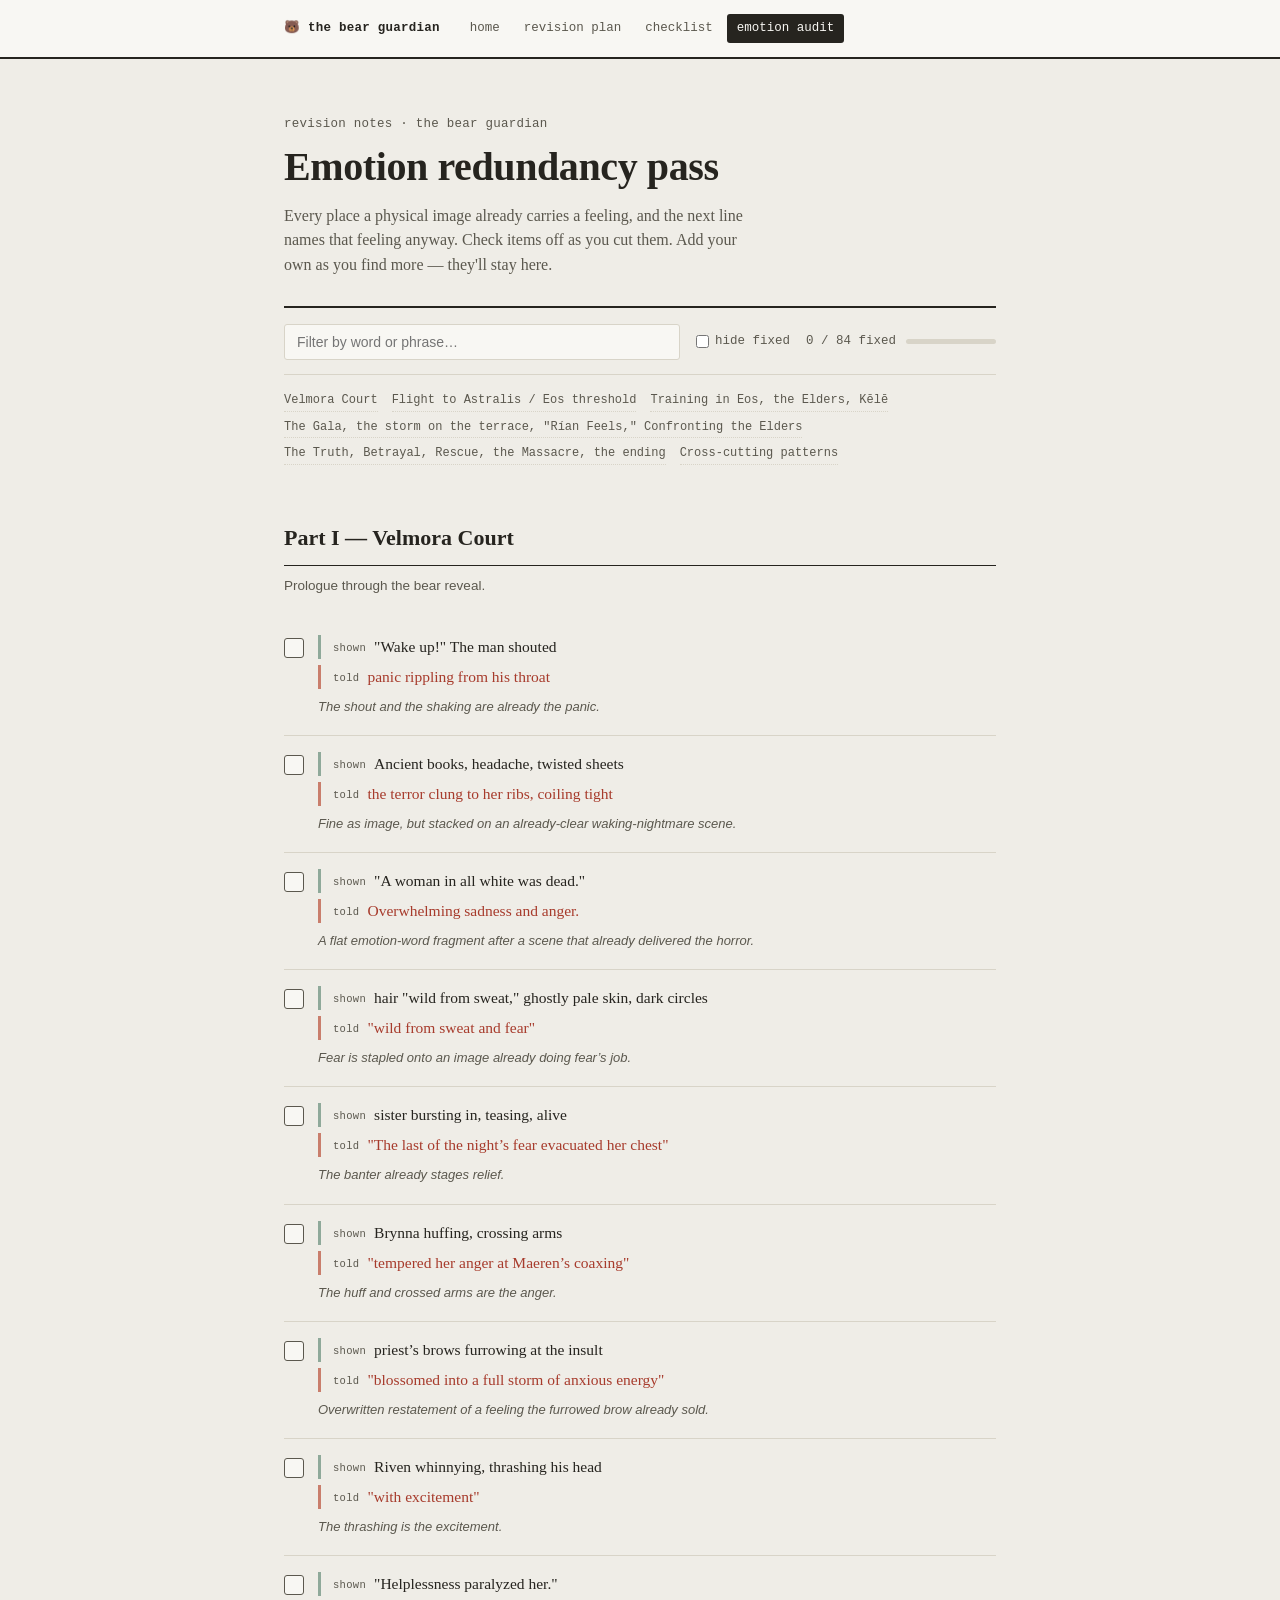
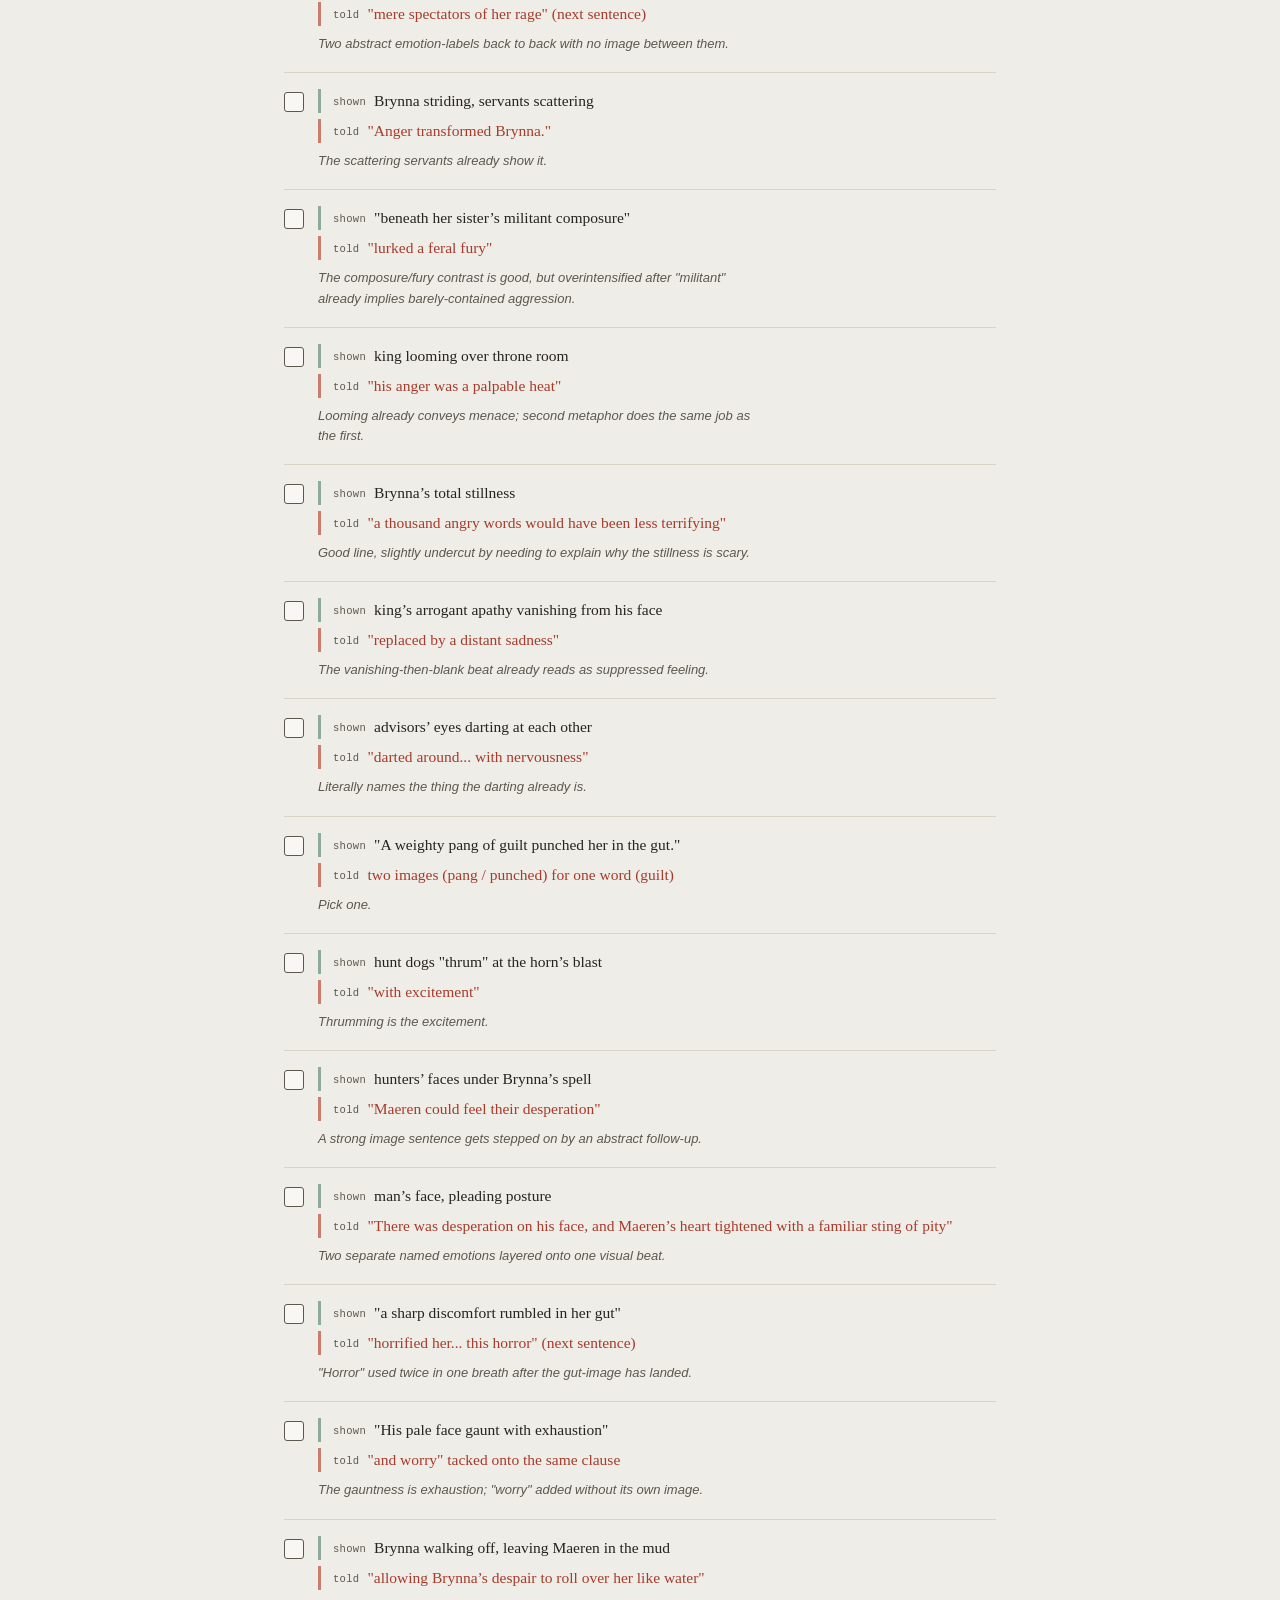
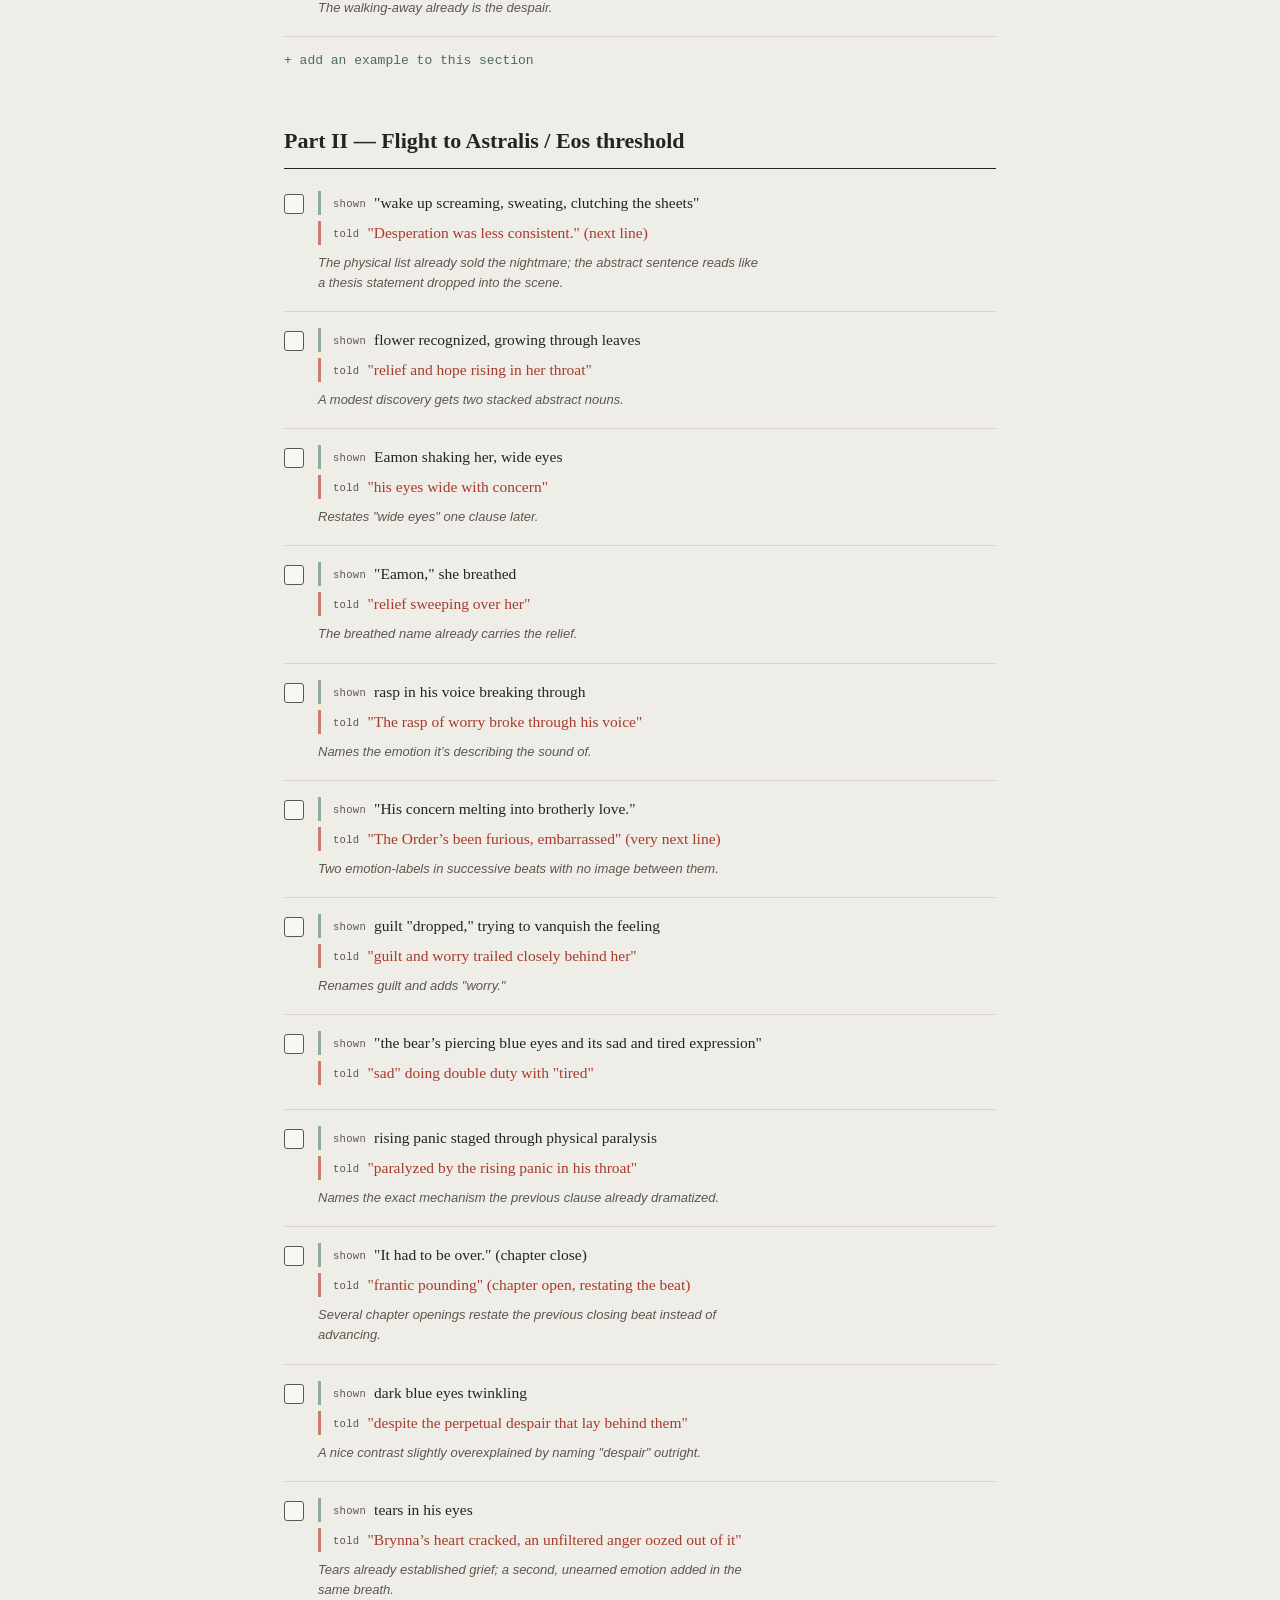
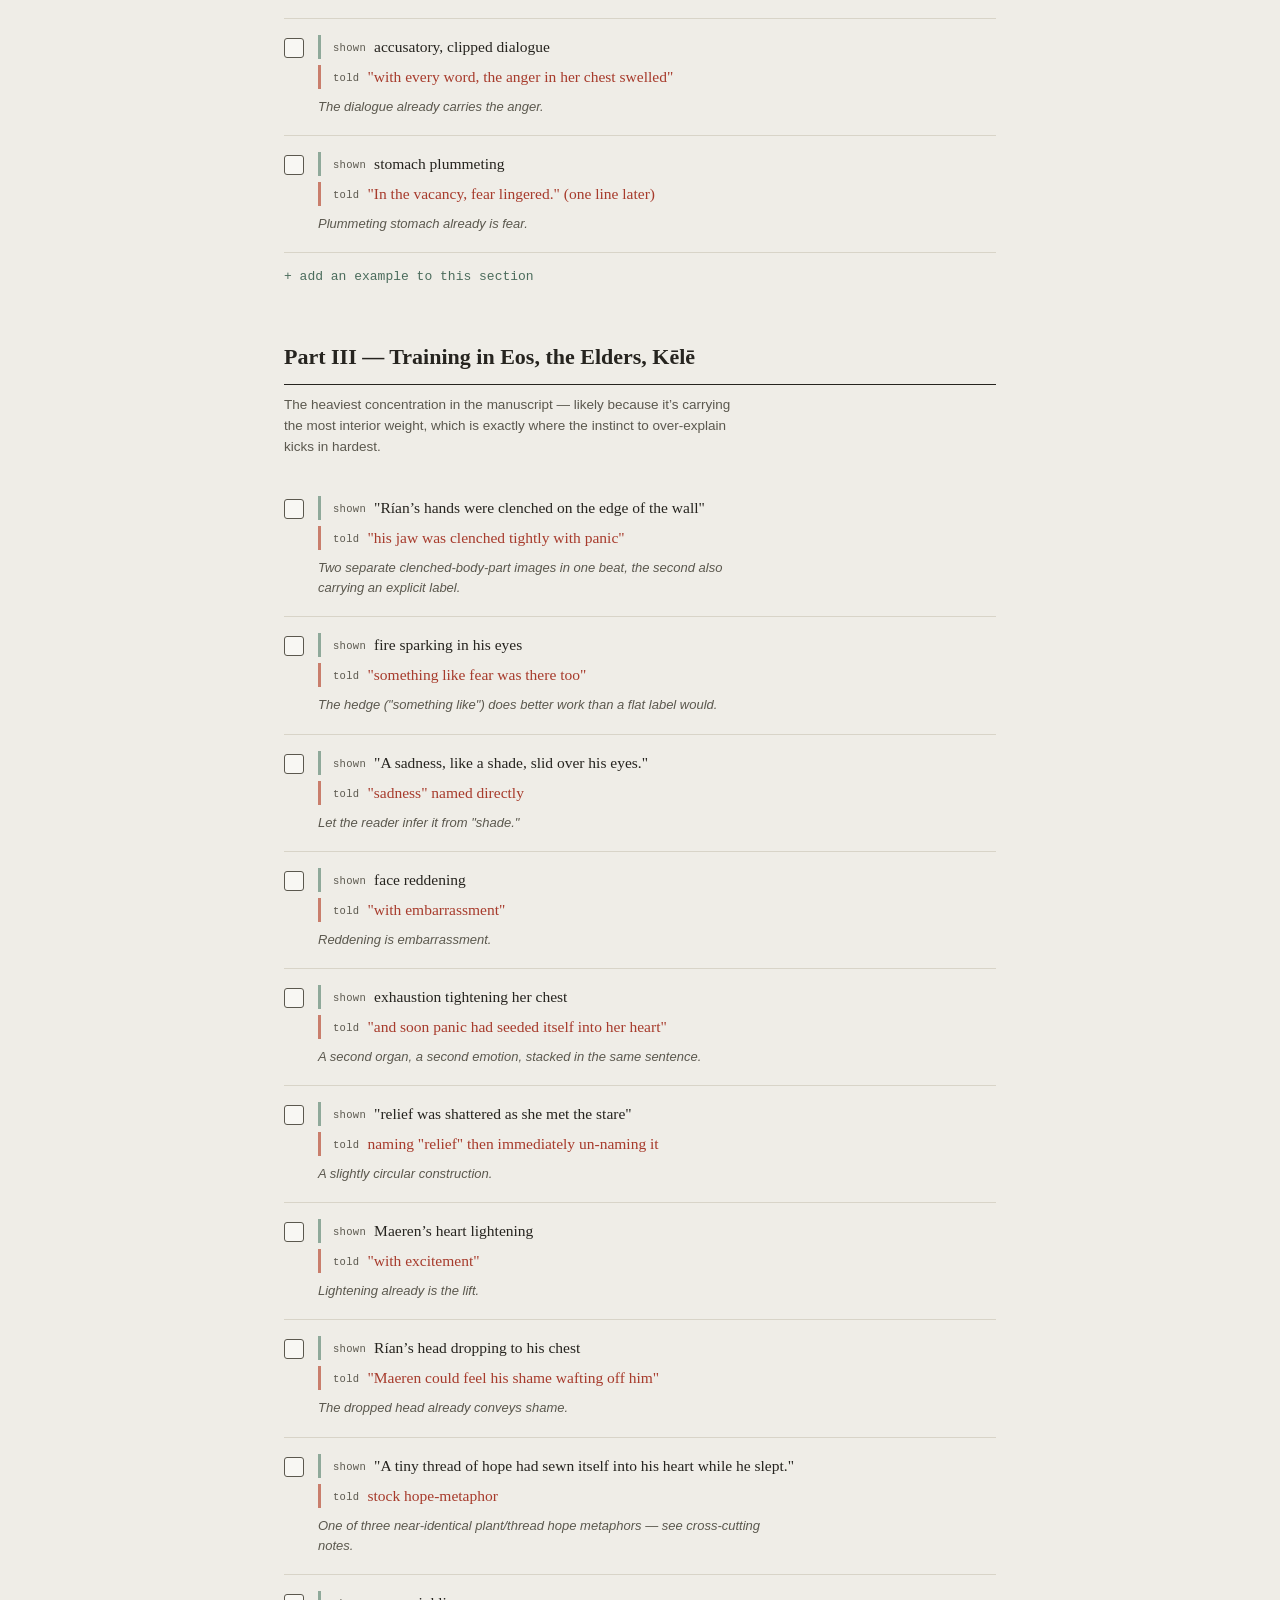
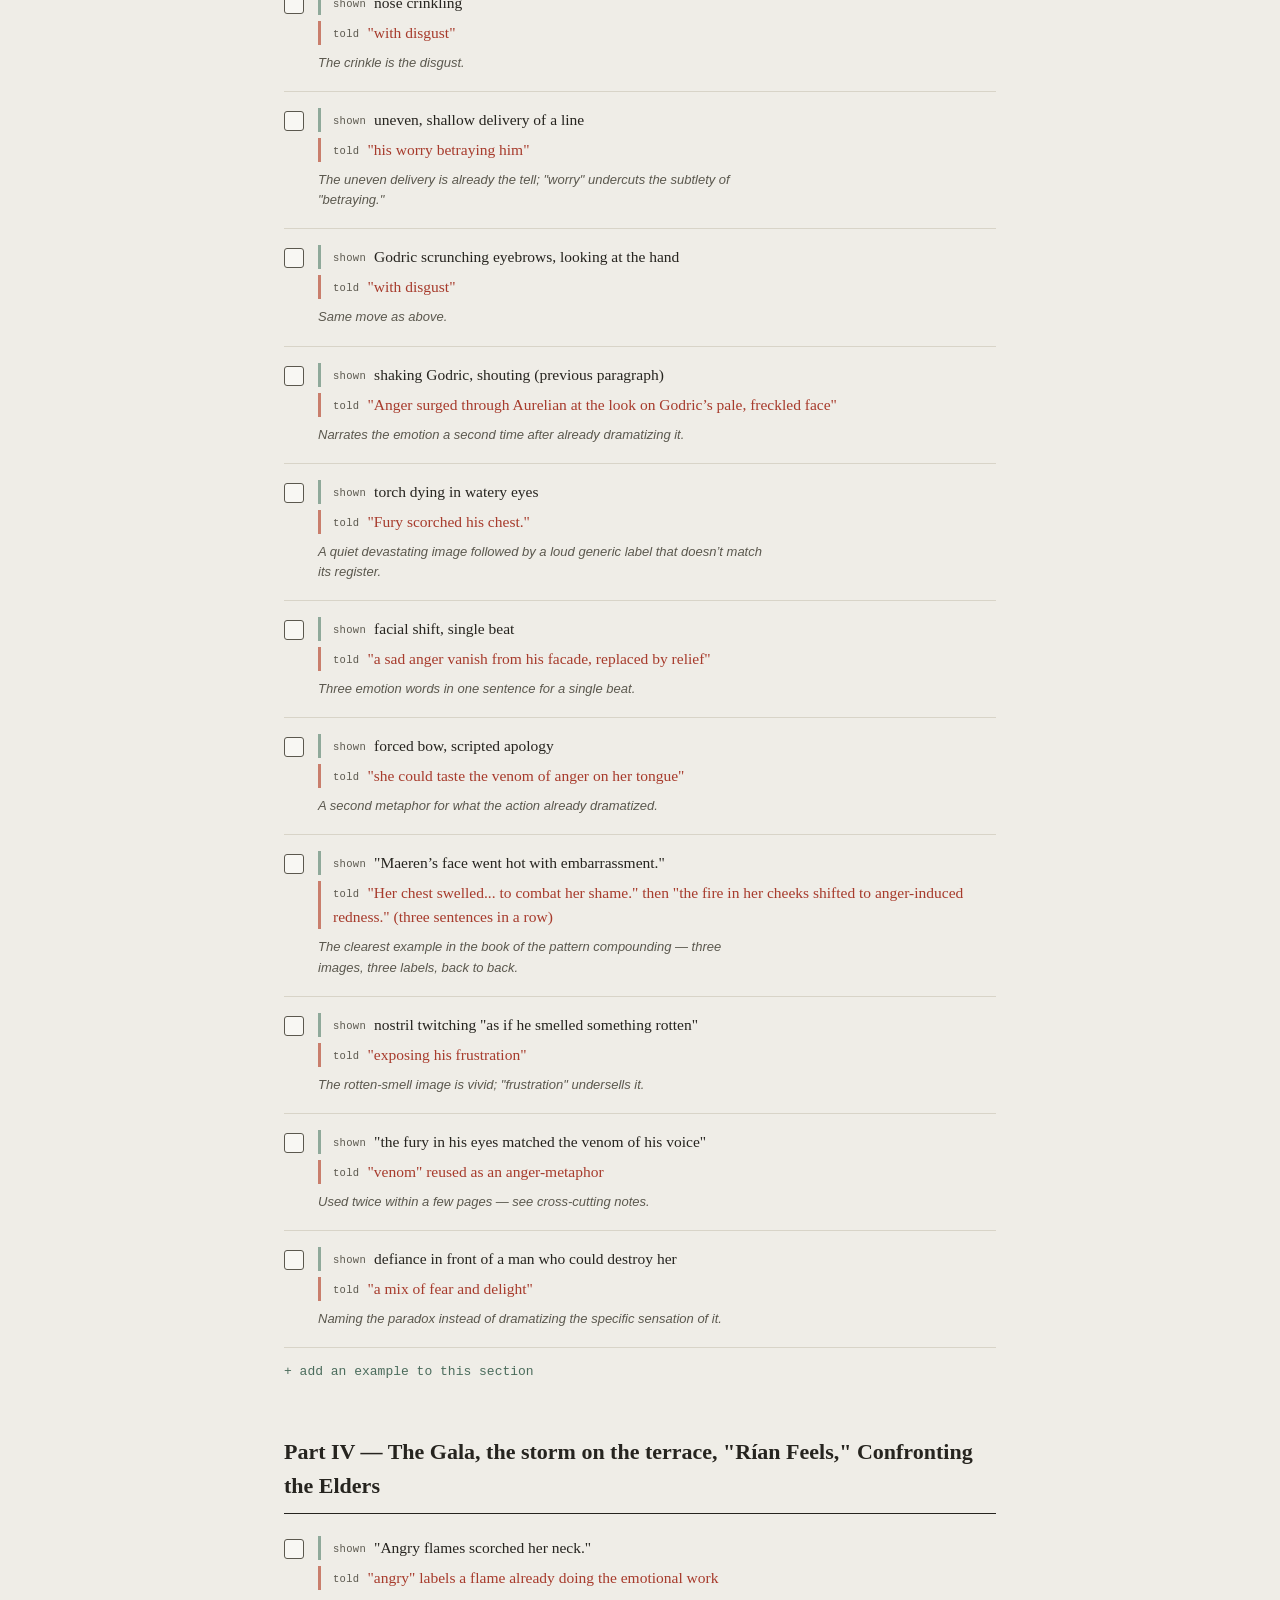
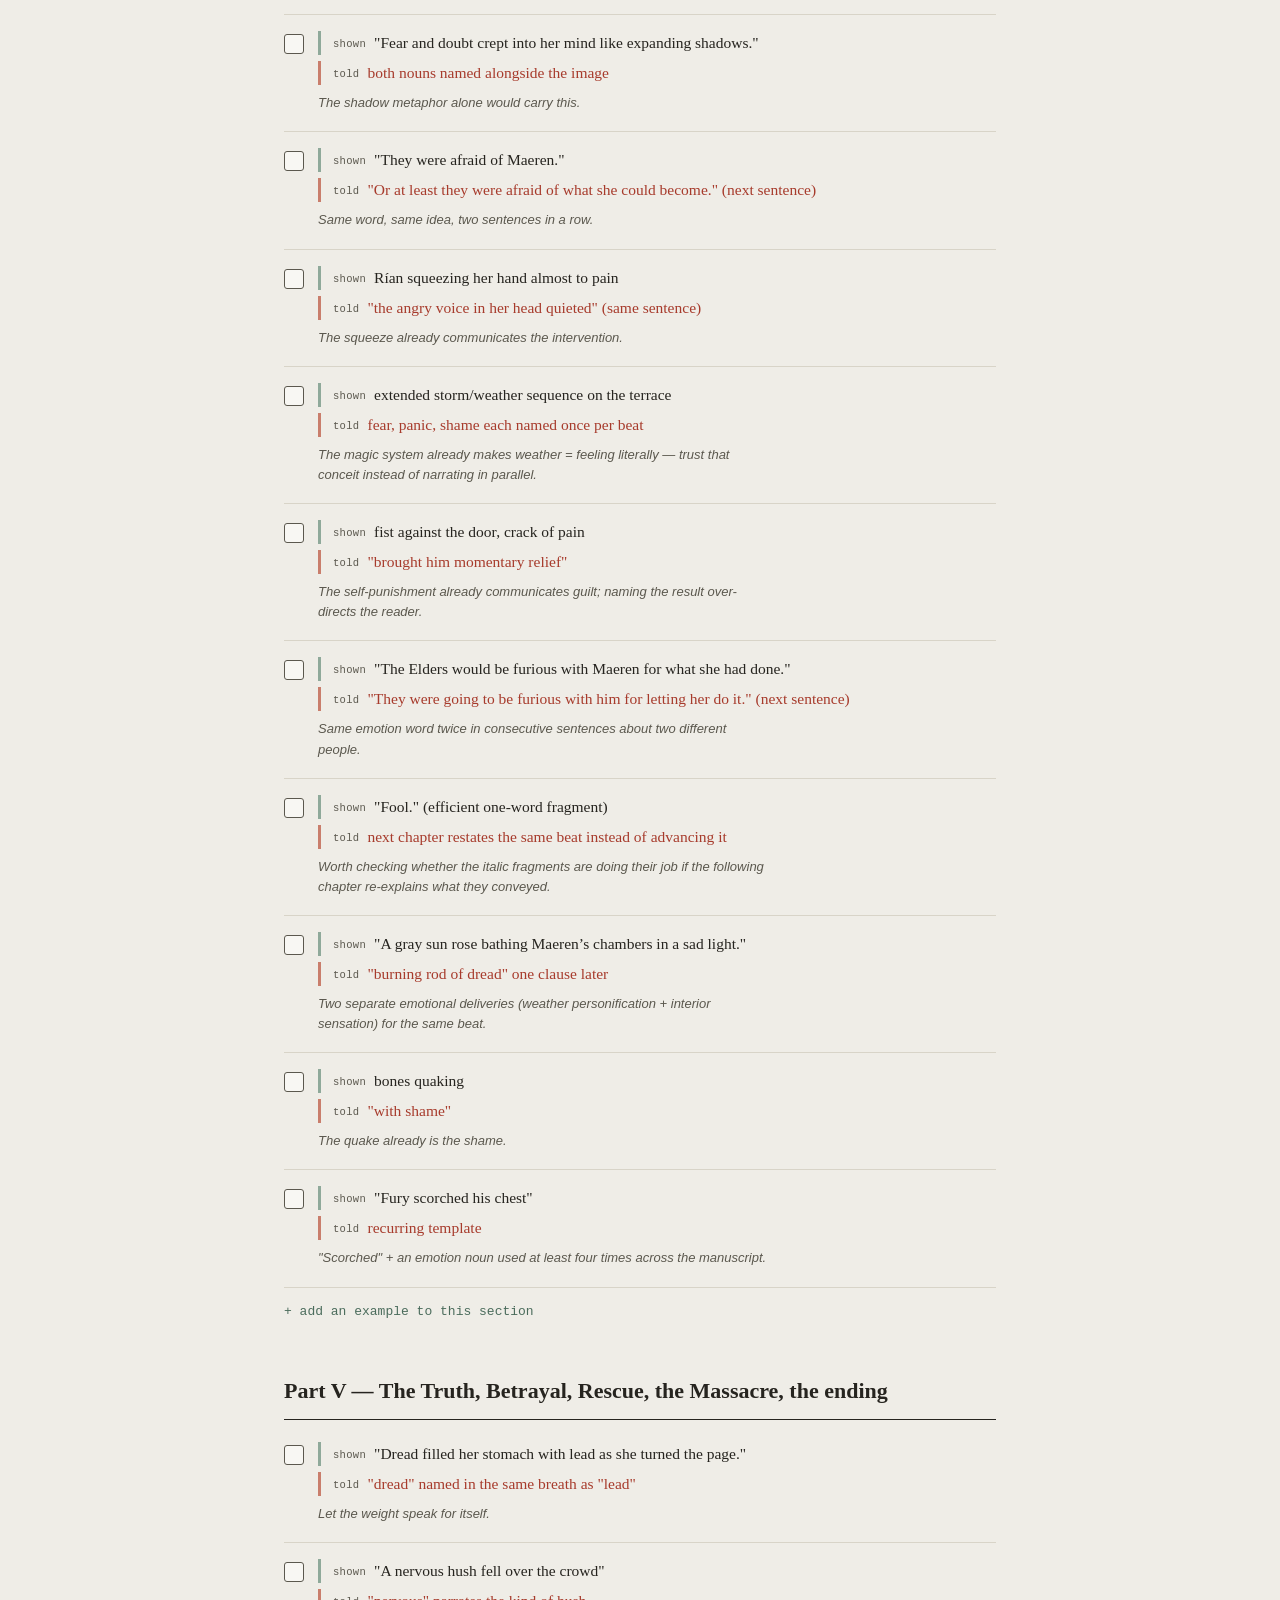
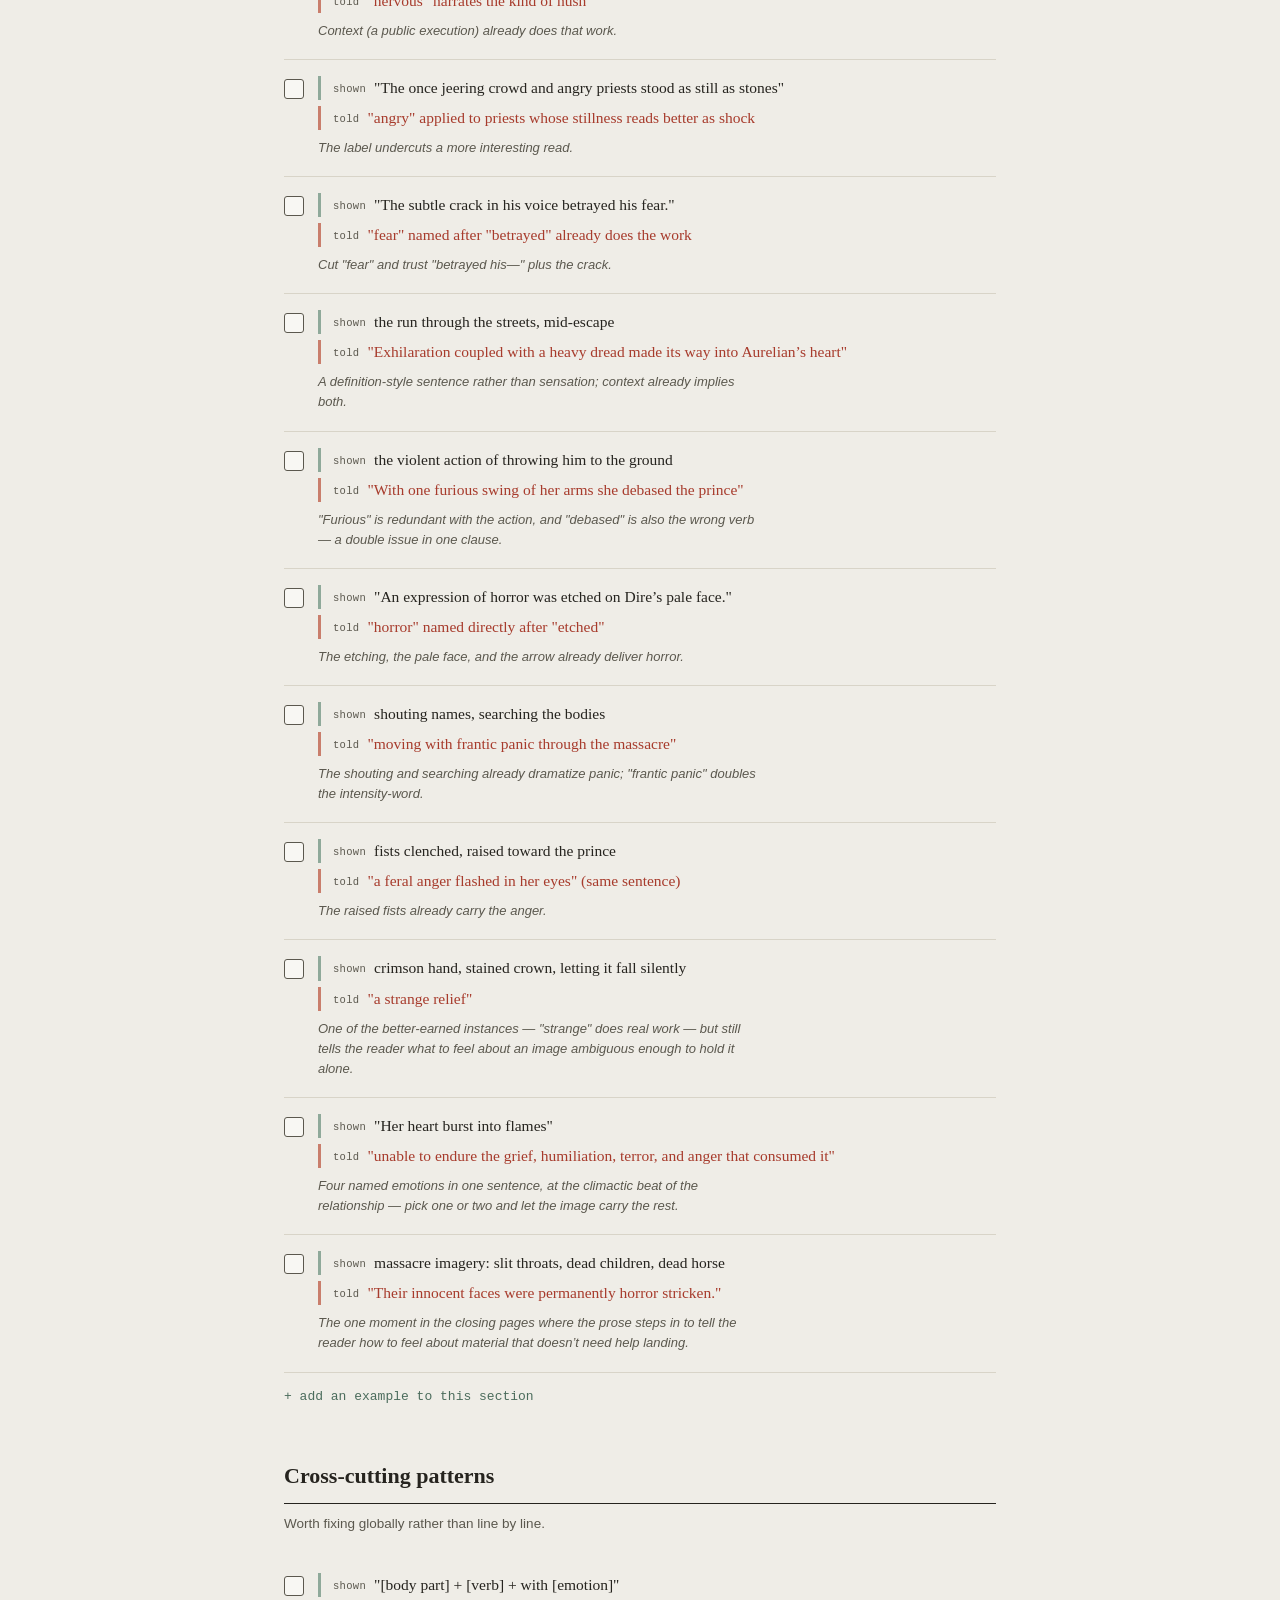
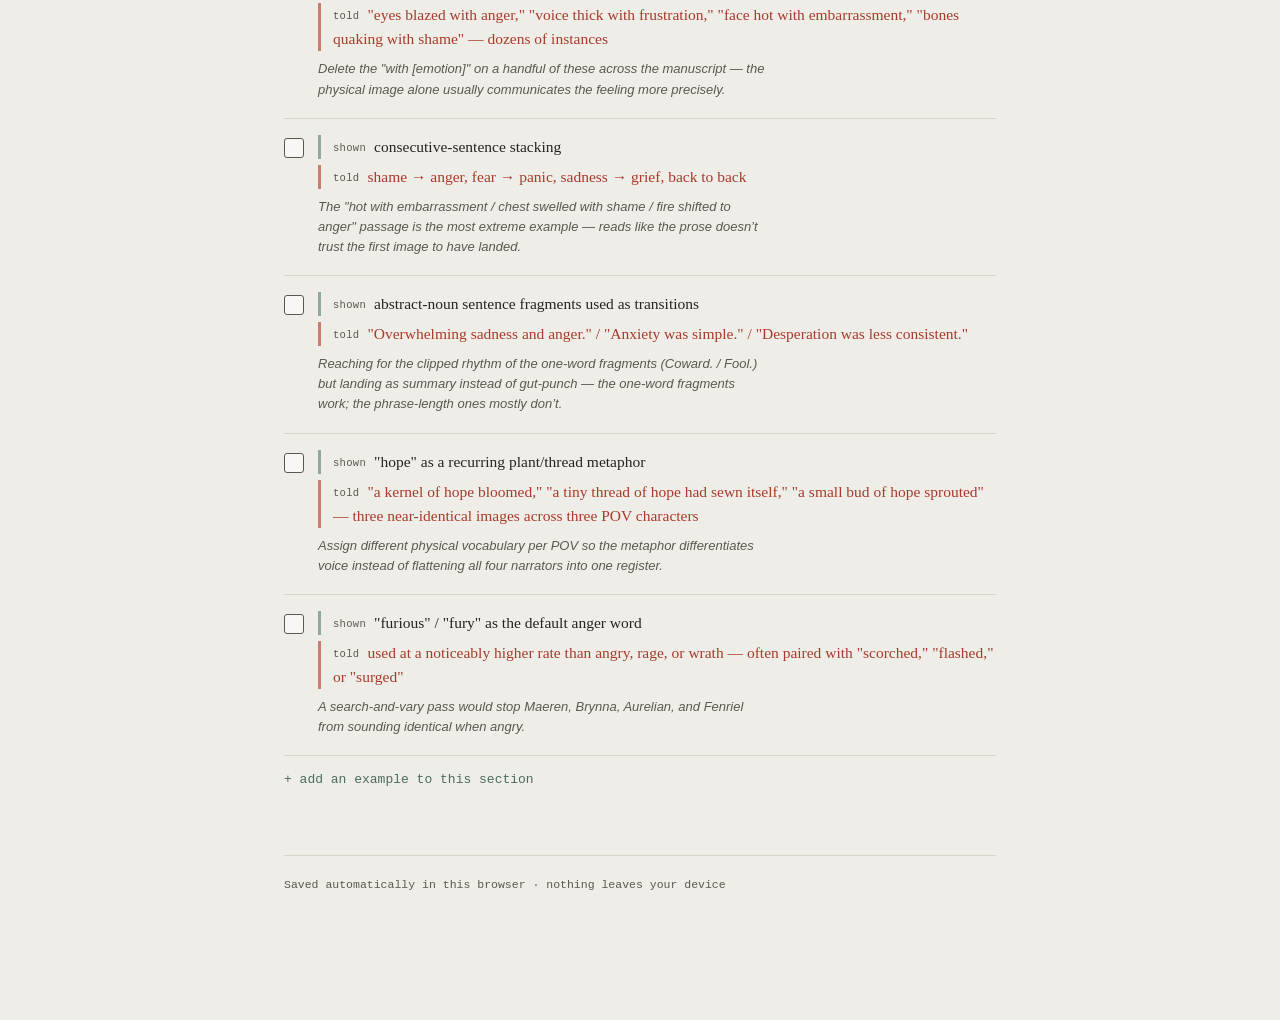
<file: emotion-redundancy.html>
<!DOCTYPE html>
<html lang="en">
<head>
<meta charset="UTF-8">
<meta name="viewport" content="width=device-width, initial-scale=1.0">
<title>The Bear Guardian — Emotion Redundancy Pass</title>
<style>
  :root{
    --paper: #EFEDE7;
    --paper-raised: #F8F7F3;
    --ink: #26241F;
    --ink-soft: #5B584E;
    --rule: #D8D4C8;
    --red: #A73B2C;
    --red-soft: #C97E6C;
    --moss: #4B6C5C;
    --moss-soft: #8FA99A;
    --sans: -apple-system, BlinkMacSystemFont, "Segoe UI", Helvetica, Arial, sans-serif;
    --serif: Charter, "Iowan Old Style", "Palatino Linotype", Georgia, serif;
    --mono: "IBM Plex Mono", ui-monospace, SFMono-Regular, Menlo, Consolas, monospace;
  }
  *{box-sizing:border-box;}
  html,body{margin:0;padding:0;}
  body{
    background:var(--paper);
    color:var(--ink);
    font-family:var(--serif);
    line-height:1.55;
    -webkit-font-smoothing:antialiased;
  }

  /* site nav, styled to this page's palette rather than the app-wide one */
  nav.book-nav{
    background:var(--paper-raised);
    border-bottom:2px solid var(--ink);
  }
  .book-nav-inner{
    max-width:760px;
    margin:0 auto;
    padding:14px 24px;
    display:flex;
    align-items:center;
    gap:20px;
    flex-wrap:wrap;
  }
  .book-brand{
    font-family:var(--mono);
    font-size:12.5px;
    letter-spacing:0.02em;
    color:var(--ink);
    text-decoration:none;
    font-weight:600;
    flex-shrink:0;
  }
  .book-links{
    display:flex;
    gap:4px;
    flex-wrap:wrap;
    font-family:var(--mono);
    font-size:12.5px;
  }
  .book-links a{
    color:var(--ink-soft);
    text-decoration:none;
    padding:5px 10px;
    border-radius:3px;
  }
  .book-links a:hover{ background:var(--paper); color:var(--ink); }
  .book-links a.active{ background:var(--ink); color:var(--paper-raised); }

  .page{
    max-width:760px;
    margin:0 auto;
    padding:0 24px 120px;
  }

  header.masthead{
    padding:56px 0 28px;
    border-bottom:2px solid var(--ink);
  }
  .kicker{
    font-family:var(--mono);
    font-size:12.5px;
    letter-spacing:0.02em;
    color:var(--ink-soft);
    margin:0 0 10px;
  }
  h1{
    font-family:var(--serif);
    font-weight:600;
    font-size:clamp(28px, 4.4vw, 40px);
    line-height:1.12;
    margin:0 0 14px;
    letter-spacing:-0.01em;
  }
  header p.desc{
    font-size:16px;
    color:var(--ink-soft);
    max-width:58ch;
    margin:0;
  }

  /* progress + controls */
  .toolbar{
    position:sticky;
    top:0;
    z-index:5;
    background:var(--paper);
    padding:16px 0 14px;
    border-bottom:1px solid var(--rule);
    display:flex;
    gap:16px;
    align-items:center;
    flex-wrap:wrap;
  }
  .toolbar input[type="search"]{
    flex:1 1 220px;
    font-family:var(--sans);
    font-size:14px;
    padding:9px 12px;
    border:1px solid var(--rule);
    border-radius:3px;
    background:var(--paper-raised);
    color:var(--ink);
  }
  .toolbar input[type="search"]:focus{
    outline:none;
    border-color:var(--ink-soft);
  }
  .progress-wrap{
    font-family:var(--mono);
    font-size:12.5px;
    color:var(--ink-soft);
    display:flex;
    align-items:center;
    gap:10px;
    white-space:nowrap;
  }
  .progress-bar{
    width:90px;
    height:5px;
    background:var(--rule);
    border-radius:3px;
    overflow:hidden;
  }
  .progress-fill{
    height:100%;
    background:var(--moss);
    width:0%;
    transition:width 0.25s ease;
  }
  .hide-fixed-toggle{
    display:flex;
    align-items:center;
    gap:6px;
    font-family:var(--mono);
    font-size:12.5px;
    color:var(--ink-soft);
    cursor:pointer;
    user-select:none;
  }

  /* section nav */
  nav.jump{
    display:flex;
    flex-wrap:wrap;
    gap:6px 14px;
    padding:16px 0 4px;
    font-family:var(--mono);
    font-size:12px;
  }
  nav.jump a{
    color:var(--ink-soft);
    text-decoration:none;
    border-bottom:1px dotted var(--rule);
    padding-bottom:1px;
  }
  nav.jump a:hover{ color:var(--red); border-color:var(--red-soft); }

  section.block{
    margin-top:52px;
  }
  section.block h2{
    font-family:var(--serif);
    font-size:22px;
    font-weight:600;
    margin:0 0 6px;
    padding-bottom:10px;
    border-bottom:1px solid var(--ink);
  }
  section.block .section-note{
    font-family:var(--sans);
    font-size:13.5px;
    color:var(--ink-soft);
    margin:10px 0 22px;
    max-width:62ch;
  }

  /* item card */
  .item{
    display:flex;
    gap:14px;
    padding:16px 0 18px;
    border-bottom:1px solid var(--rule);
    position:relative;
  }
  .item.fixed{ opacity:0.42; }
  .item.hidden-fixed{ display:none; }

  .check{
    flex:0 0 auto;
    width:20px;
    height:20px;
    margin-top:3px;
    border:1.5px solid var(--ink-soft);
    border-radius:3px;
    cursor:pointer;
    position:relative;
    background:var(--paper-raised);
  }
  .check.checked{
    background:var(--moss);
    border-color:var(--moss);
  }
  .check.checked::after{
    content:"";
    position:absolute;
    left:5px; top:1px;
    width:5px; height:10px;
    border:solid var(--paper-raised);
    border-width:0 2px 2px 0;
    transform:rotate(40deg);
  }

  .item-body{ flex:1 1 auto; min-width:0; }

  .quote-line{
    font-size:15.5px;
    margin:0 0 6px;
    padding-left:12px;
    border-left:3px solid transparent;
  }
  .quote-line .tag{
    font-family:var(--mono);
    font-size:10.5px;
    letter-spacing:0.03em;
    color:var(--ink-soft);
    margin-right:8px;
    vertical-align:1px;
  }
  .shown{ border-left-color: var(--moss-soft); }
  .told{ border-left-color: var(--red-soft); }
  .told .quote-text{ color:var(--red); }

  .item-note{
    font-family:var(--sans);
    font-size:13px;
    color:var(--ink-soft);
    margin:8px 0 0;
    font-style:italic;
    max-width:62ch;
  }

  .item.custom .quote-line.told{ border-left-color: var(--red); }
  .custom-badge{
    font-family:var(--mono);
    font-size:10px;
    color:var(--moss);
    border:1px solid var(--moss-soft);
    border-radius:10px;
    padding:1px 7px;
    margin-left:8px;
    vertical-align:1px;
  }
  .remove-btn{
    font-family:var(--mono);
    font-size:11px;
    color:var(--ink-soft);
    background:none;
    border:none;
    cursor:pointer;
    padding:0;
    margin-left:10px;
    text-decoration:underline;
  }
  .remove-btn:hover{ color:var(--red); }

  /* add-item form per section */
  .add-form{
    margin-top:18px;
    padding:16px;
    background:var(--paper-raised);
    border:1px dashed var(--rule);
    border-radius:4px;
  }
  .add-form.open{ border-style:solid; }
  .add-toggle{
    font-family:var(--mono);
    font-size:13px;
    color:var(--moss);
    background:none;
    border:none;
    cursor:pointer;
    padding:0;
    margin-top:16px;
  }
  .add-toggle:hover{ text-decoration:underline; }
  .add-form label{
    display:block;
    font-family:var(--mono);
    font-size:11px;
    color:var(--ink-soft);
    margin:10px 0 4px;
  }
  .add-form label:first-child{ margin-top:0; }
  .add-form input, .add-form textarea{
    width:100%;
    font-family:var(--sans);
    font-size:14px;
    padding:8px 10px;
    border:1px solid var(--rule);
    border-radius:3px;
    background:#fff;
    color:var(--ink);
    resize:vertical;
  }
  .add-form textarea{ min-height:44px; }
  .add-form .row-btns{
    display:flex;
    gap:10px;
    margin-top:14px;
  }
  .btn{
    font-family:var(--sans);
    font-size:13.5px;
    padding:8px 16px;
    border-radius:3px;
    border:1px solid var(--ink);
    background:var(--ink);
    color:var(--paper-raised);
    cursor:pointer;
  }
  .btn.secondary{
    background:transparent;
    color:var(--ink-soft);
    border-color:var(--rule);
  }
  .btn:hover{ opacity:0.85; }

  .empty-state{
    font-family:var(--sans);
    font-size:14px;
    color:var(--ink-soft);
    font-style:italic;
    padding:12px 0;
  }

  footer.saved-note{
    margin-top:64px;
    padding-top:20px;
    border-top:1px solid var(--rule);
    font-family:var(--mono);
    font-size:11.5px;
    color:var(--ink-soft);
  }

  @media (max-width:520px){
    .page{ padding:0 16px 100px; }
    header.masthead{ padding:36px 0 22px; }
    .toolbar{ flex-direction:column; align-items:stretch; }
    .progress-wrap{ justify-content:space-between; }
    .book-nav-inner{ padding:12px 16px; }
  }
</style>
</head>
<body>

<nav class="book-nav">
  <div class="book-nav-inner">
    <a href="index.html" class="book-brand">🐻 the bear guardian</a>
    <div class="book-links">
      <a href="index.html">home</a>
      <a href="schedule.html">revision plan</a>
      <a href="checklist.html">checklist</a>
      <a href="emotion-redundancy.html" class="active">emotion audit</a>
    </div>
  </div>
</nav>

<div class="page">

  <header class="masthead">
    <p class="kicker">revision notes · the bear guardian</p>
    <h1>Emotion redundancy pass</h1>
    <p class="desc">Every place a physical image already carries a feeling, and the next line names that feeling anyway. Check items off as you cut them. Add your own as you find more &mdash; they'll stay here.</p>
  </header>

  <div class="toolbar">
    <input type="search" id="searchBox" placeholder="Filter by word or phrase…" autocomplete="off">
    <label class="hide-fixed-toggle">
      <input type="checkbox" id="hideFixed" style="margin:0;">
      hide fixed
    </label>
    <div class="progress-wrap">
      <span id="progressLabel">0 / 0 fixed</span>
      <div class="progress-bar"><div class="progress-fill" id="progressFill"></div></div>
    </div>
  </div>

  <nav class="jump" id="jumpNav"></nav>

  <div id="sections"></div>

  <footer class="saved-note">
    Saved automatically in this browser · nothing leaves your device
  </footer>

</div>

<script>
const STORAGE_KEY = 'bear-guardian-emotion-redundancy-v1';

const SECTIONS = [
  {
    id: 'part1',
    title: 'Part I — Velmora Court',
    note: 'Prologue through the bear reveal.',
    items: [
      { shown:'"Wake up!" The man shouted', told:'panic rippling from his throat', note:'The shout and the shaking are already the panic.' },
      { shown:'Ancient books, headache, twisted sheets', told:'the terror clung to her ribs, coiling tight', note:'Fine as image, but stacked on an already-clear waking-nightmare scene.' },
      { shown:'"A woman in all white was dead."', told:'Overwhelming sadness and anger.', note:'A flat emotion-word fragment after a scene that already delivered the horror.' },
      { shown:'hair "wild from sweat," ghostly pale skin, dark circles', told:'"wild from sweat and fear"', note:'Fear is stapled onto an image already doing fear\u2019s job.' },
      { shown:'sister bursting in, teasing, alive', told:'"The last of the night\u2019s fear evacuated her chest"', note:'The banter already stages relief.' },
      { shown:'Brynna huffing, crossing arms', told:'"tempered her anger at Maeren\u2019s coaxing"', note:'The huff and crossed arms are the anger.' },
      { shown:'priest\u2019s brows furrowing at the insult', told:'"blossomed into a full storm of anxious energy"', note:'Overwritten restatement of a feeling the furrowed brow already sold.' },
      { shown:'Riven whinnying, thrashing his head', told:'"with excitement"', note:'The thrashing is the excitement.' },
      { shown:'"Helplessness paralyzed her."', told:'"mere spectators of her rage" (next sentence)', note:'Two abstract emotion-labels back to back with no image between them.' },
      { shown:'Brynna striding, servants scattering', told:'"Anger transformed Brynna."', note:'The scattering servants already show it.' },
      { shown:'"beneath her sister\u2019s militant composure"', told:'"lurked a feral fury"', note:'The composure/fury contrast is good, but overintensified after "militant" already implies barely-contained aggression.' },
      { shown:'king looming over throne room', told:'"his anger was a palpable heat"', note:'Looming already conveys menace; second metaphor does the same job as the first.' },
      { shown:'Brynna\u2019s total stillness', told:'"a thousand angry words would have been less terrifying"', note:'Good line, slightly undercut by needing to explain why the stillness is scary.' },
      { shown:'king\u2019s arrogant apathy vanishing from his face', told:'"replaced by a distant sadness"', note:'The vanishing-then-blank beat already reads as suppressed feeling.' },
      { shown:'advisors\u2019 eyes darting at each other', told:'"darted around... with nervousness"', note:'Literally names the thing the darting already is.' },
      { shown:'"A weighty pang of guilt punched her in the gut."', told:'two images (pang / punched) for one word (guilt)', note:'Pick one.' },
      { shown:'hunt dogs "thrum" at the horn\u2019s blast', told:'"with excitement"', note:'Thrumming is the excitement.' },
      { shown:'hunters\u2019 faces under Brynna\u2019s spell', told:'"Maeren could feel their desperation"', note:'A strong image sentence gets stepped on by an abstract follow-up.' },
      { shown:'man\u2019s face, pleading posture', told:'"There was desperation on his face, and Maeren\u2019s heart tightened with a familiar sting of pity"', note:'Two separate named emotions layered onto one visual beat.' },
      { shown:'"a sharp discomfort rumbled in her gut"', told:'"horrified her... this horror" (next sentence)', note:'"Horror" used twice in one breath after the gut-image has landed.' },
      { shown:'"His pale face gaunt with exhaustion"', told:'"and worry" tacked onto the same clause', note:'The gauntness is exhaustion; "worry" added without its own image.' },
      { shown:'Brynna walking off, leaving Maeren in the mud', told:'"allowing Brynna\u2019s despair to roll over her like water"', note:'The walking-away already is the despair.' },
    ]
  },
  {
    id: 'part2',
    title: 'Part II — Flight to Astralis / Eos threshold',
    note: '',
    items: [
      { shown:'"wake up screaming, sweating, clutching the sheets"', told:'"Desperation was less consistent." (next line)', note:'The physical list already sold the nightmare; the abstract sentence reads like a thesis statement dropped into the scene.' },
      { shown:'flower recognized, growing through leaves', told:'"relief and hope rising in her throat"', note:'A modest discovery gets two stacked abstract nouns.' },
      { shown:'Eamon shaking her, wide eyes', told:'"his eyes wide with concern"', note:'Restates "wide eyes" one clause later.' },
      { shown:'"Eamon," she breathed', told:'"relief sweeping over her"', note:'The breathed name already carries the relief.' },
      { shown:'rasp in his voice breaking through', told:'"The rasp of worry broke through his voice"', note:'Names the emotion it\u2019s describing the sound of.' },
      { shown:'"His concern melting into brotherly love."', told:'"The Order\u2019s been furious, embarrassed" (very next line)', note:'Two emotion-labels in successive beats with no image between them.' },
      { shown:'guilt "dropped," trying to vanquish the feeling', told:'"guilt and worry trailed closely behind her"', note:'Renames guilt and adds "worry."' },
      { shown:'"the bear\u2019s piercing blue eyes and its sad and tired expression"', told:'"sad" doing double duty with "tired"', note:'' },
      { shown:'rising panic staged through physical paralysis', told:'"paralyzed by the rising panic in his throat"', note:'Names the exact mechanism the previous clause already dramatized.' },
      { shown:'"It had to be over." (chapter close)', told:'"frantic pounding" (chapter open, restating the beat)', note:'Several chapter openings restate the previous closing beat instead of advancing.' },
      { shown:'dark blue eyes twinkling', told:'"despite the perpetual despair that lay behind them"', note:'A nice contrast slightly overexplained by naming "despair" outright.' },
      { shown:'tears in his eyes', told:'"Brynna\u2019s heart cracked, an unfiltered anger oozed out of it"', note:'Tears already established grief; a second, unearned emotion added in the same breath.' },
      { shown:'accusatory, clipped dialogue', told:'"with every word, the anger in her chest swelled"', note:'The dialogue already carries the anger.' },
      { shown:'stomach plummeting', told:'"In the vacancy, fear lingered." (one line later)', note:'Plummeting stomach already is fear.' },
    ]
  },
  {
    id: 'part3',
    title: 'Part III — Training in Eos, the Elders, K\u0113l\u0113',
    note: 'The heaviest concentration in the manuscript — likely because it\u2019s carrying the most interior weight, which is exactly where the instinct to over-explain kicks in hardest.',
    items: [
      { shown:'"Rían\u2019s hands were clenched on the edge of the wall"', told:'"his jaw was clenched tightly with panic"', note:'Two separate clenched-body-part images in one beat, the second also carrying an explicit label.' },
      { shown:'fire sparking in his eyes', told:'"something like fear was there too"', note:'The hedge ("something like") does better work than a flat label would.' },
      { shown:'"A sadness, like a shade, slid over his eyes."', told:'"sadness" named directly', note:'Let the reader infer it from "shade."' },
      { shown:'face reddening', told:'"with embarrassment"', note:'Reddening is embarrassment.' },
      { shown:'exhaustion tightening her chest', told:'"and soon panic had seeded itself into her heart"', note:'A second organ, a second emotion, stacked in the same sentence.' },
      { shown:'"relief was shattered as she met the stare"', told:'naming "relief" then immediately un-naming it', note:'A slightly circular construction.' },
      { shown:'Maeren\u2019s heart lightening', told:'"with excitement"', note:'Lightening already is the lift.' },
      { shown:'Rían\u2019s head dropping to his chest', told:'"Maeren could feel his shame wafting off him"', note:'The dropped head already conveys shame.' },
      { shown:'"A tiny thread of hope had sewn itself into his heart while he slept."', told:'stock hope-metaphor', note:'One of three near-identical plant/thread hope metaphors — see cross-cutting notes.' },
      { shown:'nose crinkling', told:'"with disgust"', note:'The crinkle is the disgust.' },
      { shown:'uneven, shallow delivery of a line', told:'"his worry betraying him"', note:'The uneven delivery is already the tell; "worry" undercuts the subtlety of "betraying."' },
      { shown:'Godric scrunching eyebrows, looking at the hand', told:'"with disgust"', note:'Same move as above.' },
      { shown:'shaking Godric, shouting (previous paragraph)', told:'"Anger surged through Aurelian at the look on Godric\u2019s pale, freckled face"', note:'Narrates the emotion a second time after already dramatizing it.' },
      { shown:'torch dying in watery eyes', told:'"Fury scorched his chest."', note:'A quiet devastating image followed by a loud generic label that doesn\u2019t match its register.' },
      { shown:'facial shift, single beat', told:'"a sad anger vanish from his facade, replaced by relief"', note:'Three emotion words in one sentence for a single beat.' },
      { shown:'forced bow, scripted apology', told:'"she could taste the venom of anger on her tongue"', note:'A second metaphor for what the action already dramatized.' },
      { shown:'"Maeren\u2019s face went hot with embarrassment."', told:'"Her chest swelled... to combat her shame." then "the fire in her cheeks shifted to anger-induced redness." (three sentences in a row)', note:'The clearest example in the book of the pattern compounding — three images, three labels, back to back.' },
      { shown:'nostril twitching "as if he smelled something rotten"', told:'"exposing his frustration"', note:'The rotten-smell image is vivid; "frustration" undersells it.' },
      { shown:'"the fury in his eyes matched the venom of his voice"', told:'"venom" reused as an anger-metaphor', note:'Used twice within a few pages — see cross-cutting notes.' },
      { shown:'defiance in front of a man who could destroy her', told:'"a mix of fear and delight"', note:'Naming the paradox instead of dramatizing the specific sensation of it.' },
    ]
  },
  {
    id: 'part4',
    title: 'Part IV — The Gala, the storm on the terrace, "Rían Feels," Confronting the Elders',
    note: '',
    items: [
      { shown:'"Angry flames scorched her neck."', told:'"angry" labels a flame already doing the emotional work', note:'' },
      { shown:'"Fear and doubt crept into her mind like expanding shadows."', told:'both nouns named alongside the image', note:'The shadow metaphor alone would carry this.' },
      { shown:'"They were afraid of Maeren."', told:'"Or at least they were afraid of what she could become." (next sentence)', note:'Same word, same idea, two sentences in a row.' },
      { shown:'Rían squeezing her hand almost to pain', told:'"the angry voice in her head quieted" (same sentence)', note:'The squeeze already communicates the intervention.' },
      { shown:'extended storm/weather sequence on the terrace', told:'fear, panic, shame each named once per beat', note:'The magic system already makes weather = feeling literally — trust that conceit instead of narrating in parallel.' },
      { shown:'fist against the door, crack of pain', told:'"brought him momentary relief"', note:'The self-punishment already communicates guilt; naming the result over-directs the reader.' },
      { shown:'"The Elders would be furious with Maeren for what she had done."', told:'"They were going to be furious with him for letting her do it." (next sentence)', note:'Same emotion word twice in consecutive sentences about two different people.' },
      { shown:'"Fool." (efficient one-word fragment)', told:'next chapter restates the same beat instead of advancing it', note:'Worth checking whether the italic fragments are doing their job if the following chapter re-explains what they conveyed.' },
      { shown:'"A gray sun rose bathing Maeren\u2019s chambers in a sad light."', told:'"burning rod of dread" one clause later', note:'Two separate emotional deliveries (weather personification + interior sensation) for the same beat.' },
      { shown:'bones quaking', told:'"with shame"', note:'The quake already is the shame.' },
      { shown:'"Fury scorched his chest"', told:'recurring template', note:'"Scorched" + an emotion noun used at least four times across the manuscript.' },
    ]
  },
  {
    id: 'part5',
    title: 'Part V — The Truth, Betrayal, Rescue, the Massacre, the ending',
    note: '',
    items: [
      { shown:'"Dread filled her stomach with lead as she turned the page."', told:'"dread" named in the same breath as "lead"', note:'Let the weight speak for itself.' },
      { shown:'"A nervous hush fell over the crowd"', told:'"nervous" narrates the kind of hush', note:'Context (a public execution) already does that work.' },
      { shown:'"The once jeering crowd and angry priests stood as still as stones"', told:'"angry" applied to priests whose stillness reads better as shock', note:'The label undercuts a more interesting read.' },
      { shown:'"The subtle crack in his voice betrayed his fear."', told:'"fear" named after "betrayed" already does the work', note:'Cut "fear" and trust "betrayed his—" plus the crack.' },
      { shown:'the run through the streets, mid-escape', told:'"Exhilaration coupled with a heavy dread made its way into Aurelian\u2019s heart"', note:'A definition-style sentence rather than sensation; context already implies both.' },
      { shown:'the violent action of throwing him to the ground', told:'"With one furious swing of her arms she debased the prince"', note:'"Furious" is redundant with the action, and "debased" is also the wrong verb — a double issue in one clause.' },
      { shown:'"An expression of horror was etched on Dire\u2019s pale face."', told:'"horror" named directly after "etched"', note:'The etching, the pale face, and the arrow already deliver horror.' },
      { shown:'shouting names, searching the bodies', told:'"moving with frantic panic through the massacre"', note:'The shouting and searching already dramatize panic; "frantic panic" doubles the intensity-word.' },
      { shown:'fists clenched, raised toward the prince', told:'"a feral anger flashed in her eyes" (same sentence)', note:'The raised fists already carry the anger.' },
      { shown:'crimson hand, stained crown, letting it fall silently', told:'"a strange relief"', note:'One of the better-earned instances — "strange" does real work — but still tells the reader what to feel about an image ambiguous enough to hold it alone.' },
      { shown:'"Her heart burst into flames"', told:'"unable to endure the grief, humiliation, terror, and anger that consumed it"', note:'Four named emotions in one sentence, at the climactic beat of the relationship — pick one or two and let the image carry the rest.' },
      { shown:'massacre imagery: slit throats, dead children, dead horse', told:'"Their innocent faces were permanently horror stricken."', note:'The one moment in the closing pages where the prose steps in to tell the reader how to feel about material that doesn\u2019t need help landing.' },
    ]
  },
  {
    id: 'crosscutting',
    title: 'Cross-cutting patterns',
    note: 'Worth fixing globally rather than line by line.',
    items: [
      { shown:'"[body part] + [verb] + with [emotion]"', told:'"eyes blazed with anger," "voice thick with frustration," "face hot with embarrassment," "bones quaking with shame" — dozens of instances', note:'Delete the "with [emotion]" on a handful of these across the manuscript — the physical image alone usually communicates the feeling more precisely.' },
      { shown:'consecutive-sentence stacking', told:'shame \u2192 anger, fear \u2192 panic, sadness \u2192 grief, back to back', note:'The "hot with embarrassment / chest swelled with shame / fire shifted to anger" passage is the most extreme example — reads like the prose doesn\u2019t trust the first image to have landed.' },
      { shown:'abstract-noun sentence fragments used as transitions', told:'"Overwhelming sadness and anger." / "Anxiety was simple." / "Desperation was less consistent."', note:'Reaching for the clipped rhythm of the one-word fragments (Coward. / Fool.) but landing as summary instead of gut-punch — the one-word fragments work; the phrase-length ones mostly don\u2019t.' },
      { shown:'"hope" as a recurring plant/thread metaphor', told:'"a kernel of hope bloomed," "a tiny thread of hope had sewn itself," "a small bud of hope sprouted" — three near-identical images across three POV characters', note:'Assign different physical vocabulary per POV so the metaphor differentiates voice instead of flattening all four narrators into one register.' },
      { shown:'"furious" / "fury" as the default anger word', told:'used at a noticeably higher rate than angry, rage, or wrath — often paired with "scorched," "flashed," or "surged"', note:'A search-and-vary pass would stop Maeren, Brynna, Aurelian, and Fenriel from sounding identical when angry.' },
    ]
  }
];

// ---------- storage helpers ----------
async function loadState(){
  try{
    if(window.storage && typeof window.storage.get === "function"){
      const res = await window.storage.get(STORAGE_KEY, false);
      if(res && res.value) return JSON.parse(res.value);
    }
  }catch(e){ /* key not found yet */ }
  try{
    const raw = localStorage.getItem(STORAGE_KEY);
    if(raw) return JSON.parse(raw);
  }catch(e){ /* ignore */ }
  return { checked: {}, custom: {} };
}
async function saveState(state){
  const payload = JSON.stringify(state);
  let savedViaClaude = false;
  try{
    if(window.storage && typeof window.storage.set === "function"){
      await window.storage.set(STORAGE_KEY, payload, false);
      savedViaClaude = true;
    }
  }catch(e){ savedViaClaude = false; }
  if(!savedViaClaude){
    try{ localStorage.setItem(STORAGE_KEY, payload); }
    catch(e){ console.error('storage save failed', e); }
  }
}

let STATE = { checked: {}, custom: {} };

function itemId(sectionId, idx){ return sectionId + '::' + idx; }

function escapeHtml(s){
  return (s||'').replace(/&/g,'&amp;').replace(/</g,'&lt;').replace(/>/g,'&gt;');
}

function renderAll(){
  const root = document.getElementById('sections');
  const nav = document.getElementById('jumpNav');
  root.innerHTML = '';
  nav.innerHTML = '';

  let totalItems = 0, totalChecked = 0;

  SECTIONS.forEach(section => {
    const customItems = STATE.custom[section.id] || [];
    const allItems = section.items.map((it,i)=>({...it, id:itemId(section.id,i), custom:false}))
      .concat(customItems.map((it,i)=>({...it, id:'custom::'+section.id+'::'+i, custom:true, customIdx:i})));

    const navLink = document.createElement('a');
    navLink.href = '#'+section.id;
    navLink.textContent = section.title.replace(/^Part [IVX]+ — /,'');
    nav.appendChild(navLink);

    const el = document.createElement('section');
    el.className = 'block';
    el.id = section.id;

    let html = `<h2>${escapeHtml(section.title)}</h2>`;
    if(section.note) html += `<p class="section-note">${escapeHtml(section.note)}</p>`;
    el.innerHTML = html;

    if(allItems.length === 0){
      const empty = document.createElement('p');
      empty.className = 'empty-state';
      empty.textContent = 'No items yet.';
      el.appendChild(empty);
    }

    allItems.forEach(it => {
      totalItems++;
      const checked = !!STATE.checked[it.id];
      if(checked) totalChecked++;

      const row = document.createElement('div');
      row.className = 'item' + (checked ? ' fixed' : '') + (it.custom ? ' custom' : '');
      row.dataset.id = it.id;
      row.dataset.search = (it.shown + ' ' + it.told + ' ' + (it.note||'')).toLowerCase();

      row.innerHTML = `
        <div class="check ${checked?'checked':''}" data-toggle="${it.id}"></div>
        <div class="item-body">
          <p class="quote-line shown"><span class="tag">shown</span><span class="quote-text">${escapeHtml(it.shown)}</span></p>
          <p class="quote-line told"><span class="tag">told</span><span class="quote-text">${escapeHtml(it.told)}</span>${it.custom?'<span class="custom-badge">added</span>':''}${it.custom?`<button class="remove-btn" data-remove="${section.id}::${it.customIdx}">remove</button>`:''}</p>
          ${it.note ? `<p class="item-note">${escapeHtml(it.note)}</p>` : ''}
        </div>
      `;
      el.appendChild(row);
    });

    // add-item form
    const formWrap = document.createElement('div');
    formWrap.innerHTML = `
      <button class="add-toggle" data-add-toggle="${section.id}">+ add an example to this section</button>
      <div class="add-form" id="form-${section.id}" style="display:none;">
        <label>shown (the image)</label>
        <textarea id="shown-${section.id}" placeholder="e.g. her hands trembled on the reins"></textarea>
        <label>told (the redundant label)</label>
        <textarea id="told-${section.id}" placeholder="e.g. fear had taken hold of her"></textarea>
        <label>note (optional)</label>
        <input id="note-${section.id}" type="text" placeholder="why it's redundant, or how to fix it">
        <div class="row-btns">
          <button class="btn" data-save="${section.id}">Add</button>
          <button class="btn secondary" data-cancel="${section.id}">Cancel</button>
        </div>
      </div>
    `;
    el.appendChild(formWrap);

    root.appendChild(el);
  });

  document.getElementById('progressLabel').textContent = `${totalChecked} / ${totalItems} fixed`;
  document.getElementById('progressFill').style.width = totalItems ? (100*totalChecked/totalItems)+'%' : '0%';

  attachHandlers();
  applyFilter();
}

function attachHandlers(){
  document.querySelectorAll('[data-toggle]').forEach(el=>{
    el.onclick = async () => {
      const id = el.dataset.toggle;
      STATE.checked[id] = !STATE.checked[id];
      await saveState(STATE);
      renderAll();
    };
  });

  document.querySelectorAll('[data-add-toggle]').forEach(btn=>{
    btn.onclick = () => {
      const id = btn.dataset.addToggle;
      const form = document.getElementById('form-'+id);
      const open = form.style.display !== 'none';
      form.style.display = open ? 'none' : 'block';
      form.classList.toggle('open', !open);
    };
  });

  document.querySelectorAll('[data-cancel]').forEach(btn=>{
    btn.onclick = () => {
      const id = btn.dataset.cancel;
      document.getElementById('form-'+id).style.display = 'none';
    };
  });

  document.querySelectorAll('[data-save]').forEach(btn=>{
    btn.onclick = async () => {
      const id = btn.dataset.save;
      const shown = document.getElementById('shown-'+id).value.trim();
      const told = document.getElementById('told-'+id).value.trim();
      const note = document.getElementById('note-'+id).value.trim();
      if(!shown || !told) return;
      if(!STATE.custom[id]) STATE.custom[id] = [];
      STATE.custom[id].push({ shown, told, note });
      await saveState(STATE);
      renderAll();
    };
  });

  document.querySelectorAll('[data-remove]').forEach(btn=>{
    btn.onclick = async () => {
      const [sectionId, idx] = btn.dataset.remove.split('::');
      STATE.custom[sectionId].splice(parseInt(idx,10),1);
      await saveState(STATE);
      renderAll();
    };
  });
}

function applyFilter(){
  const q = document.getElementById('searchBox').value.trim().toLowerCase();
  const hideFixed = document.getElementById('hideFixed').checked;
  document.querySelectorAll('.item').forEach(el=>{
    const matchesSearch = !q || el.dataset.search.includes(q);
    const isFixed = el.classList.contains('fixed');
    const shouldHide = !matchesSearch || (hideFixed && isFixed);
    el.classList.toggle('hidden-fixed', shouldHide);
  });
  // hide empty sections when filtering
  document.querySelectorAll('section.block').forEach(sec=>{
    const visibleItems = sec.querySelectorAll('.item:not(.hidden-fixed)').length;
    const hasItemsAtAll = sec.querySelectorAll('.item').length;
    if(hasItemsAtAll && q){
      sec.style.display = visibleItems ? '' : 'none';
    } else {
      sec.style.display = '';
    }
  });
}

document.getElementById('searchBox').addEventListener('input', applyFilter);
document.getElementById('hideFixed').addEventListener('change', applyFilter);

(async () => {
  STATE = await loadState();
  renderAll();
})();
</script>
</body>
</html>
</file>
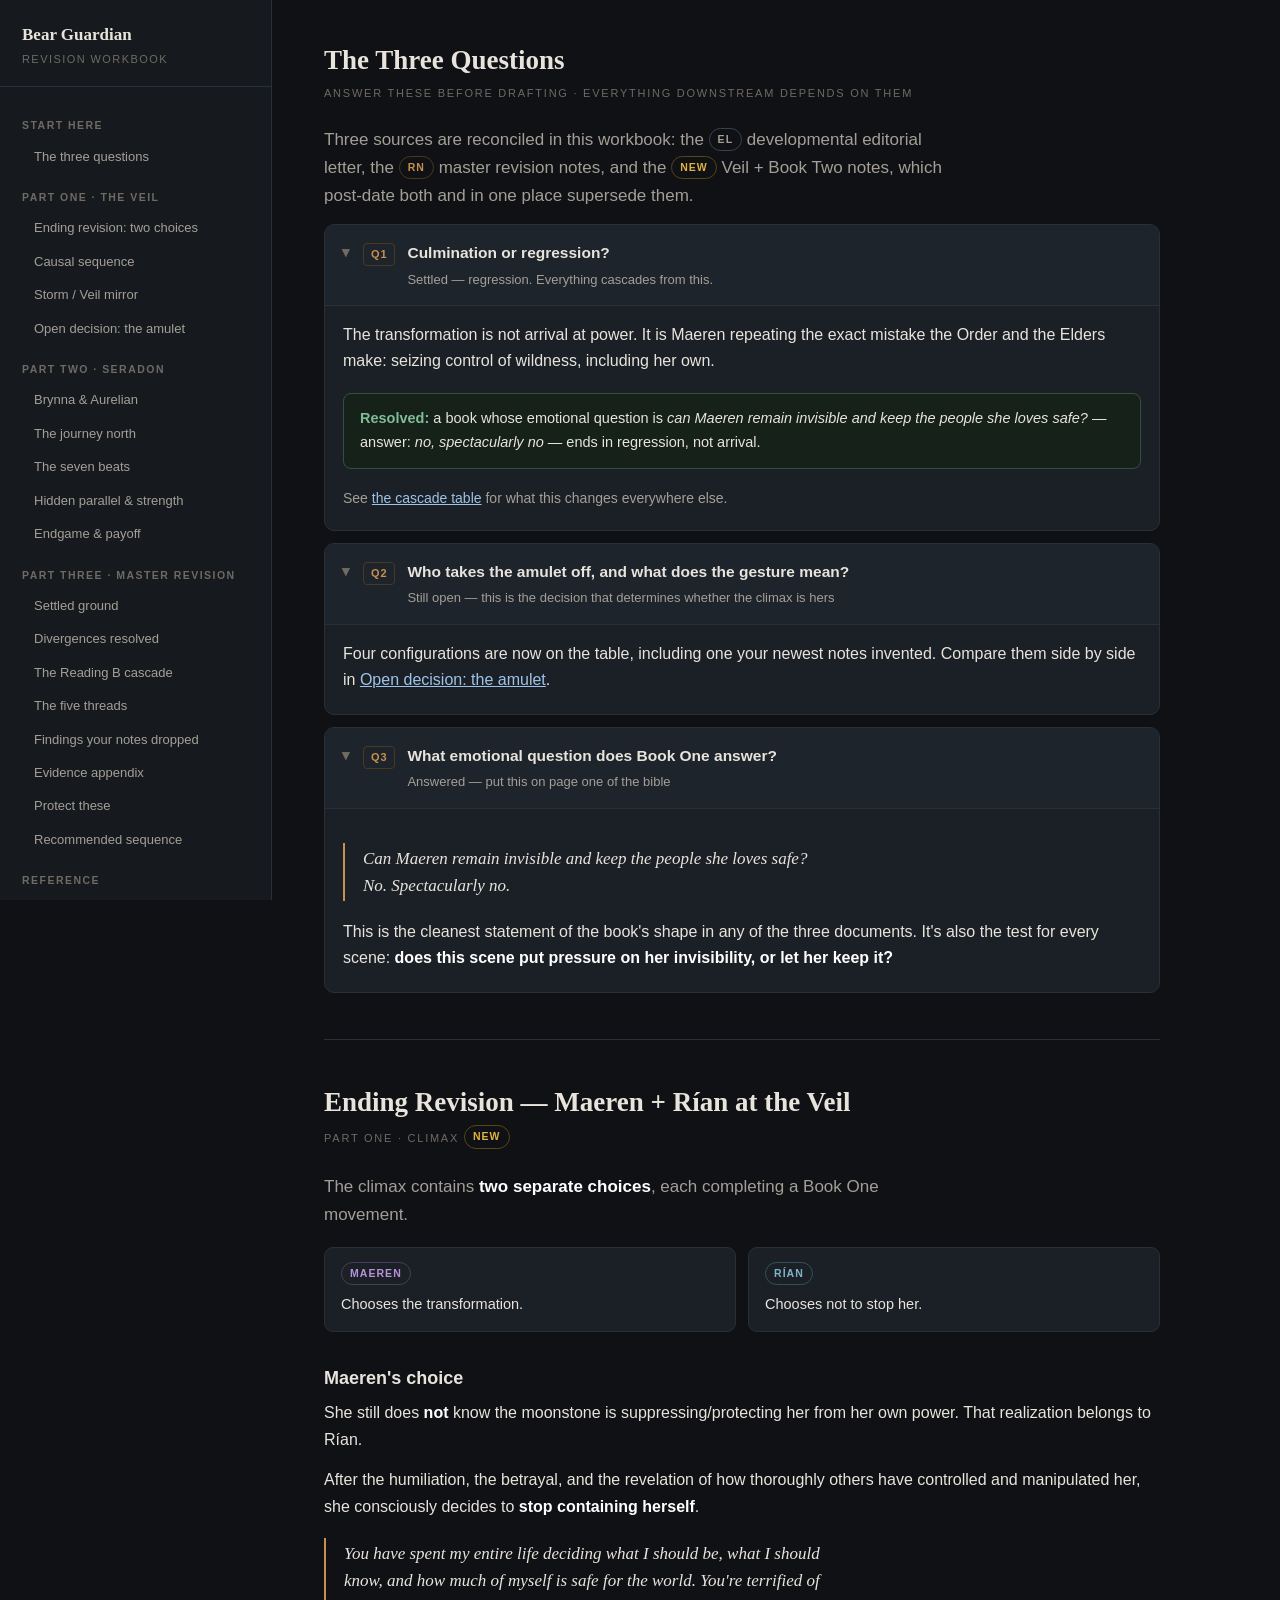
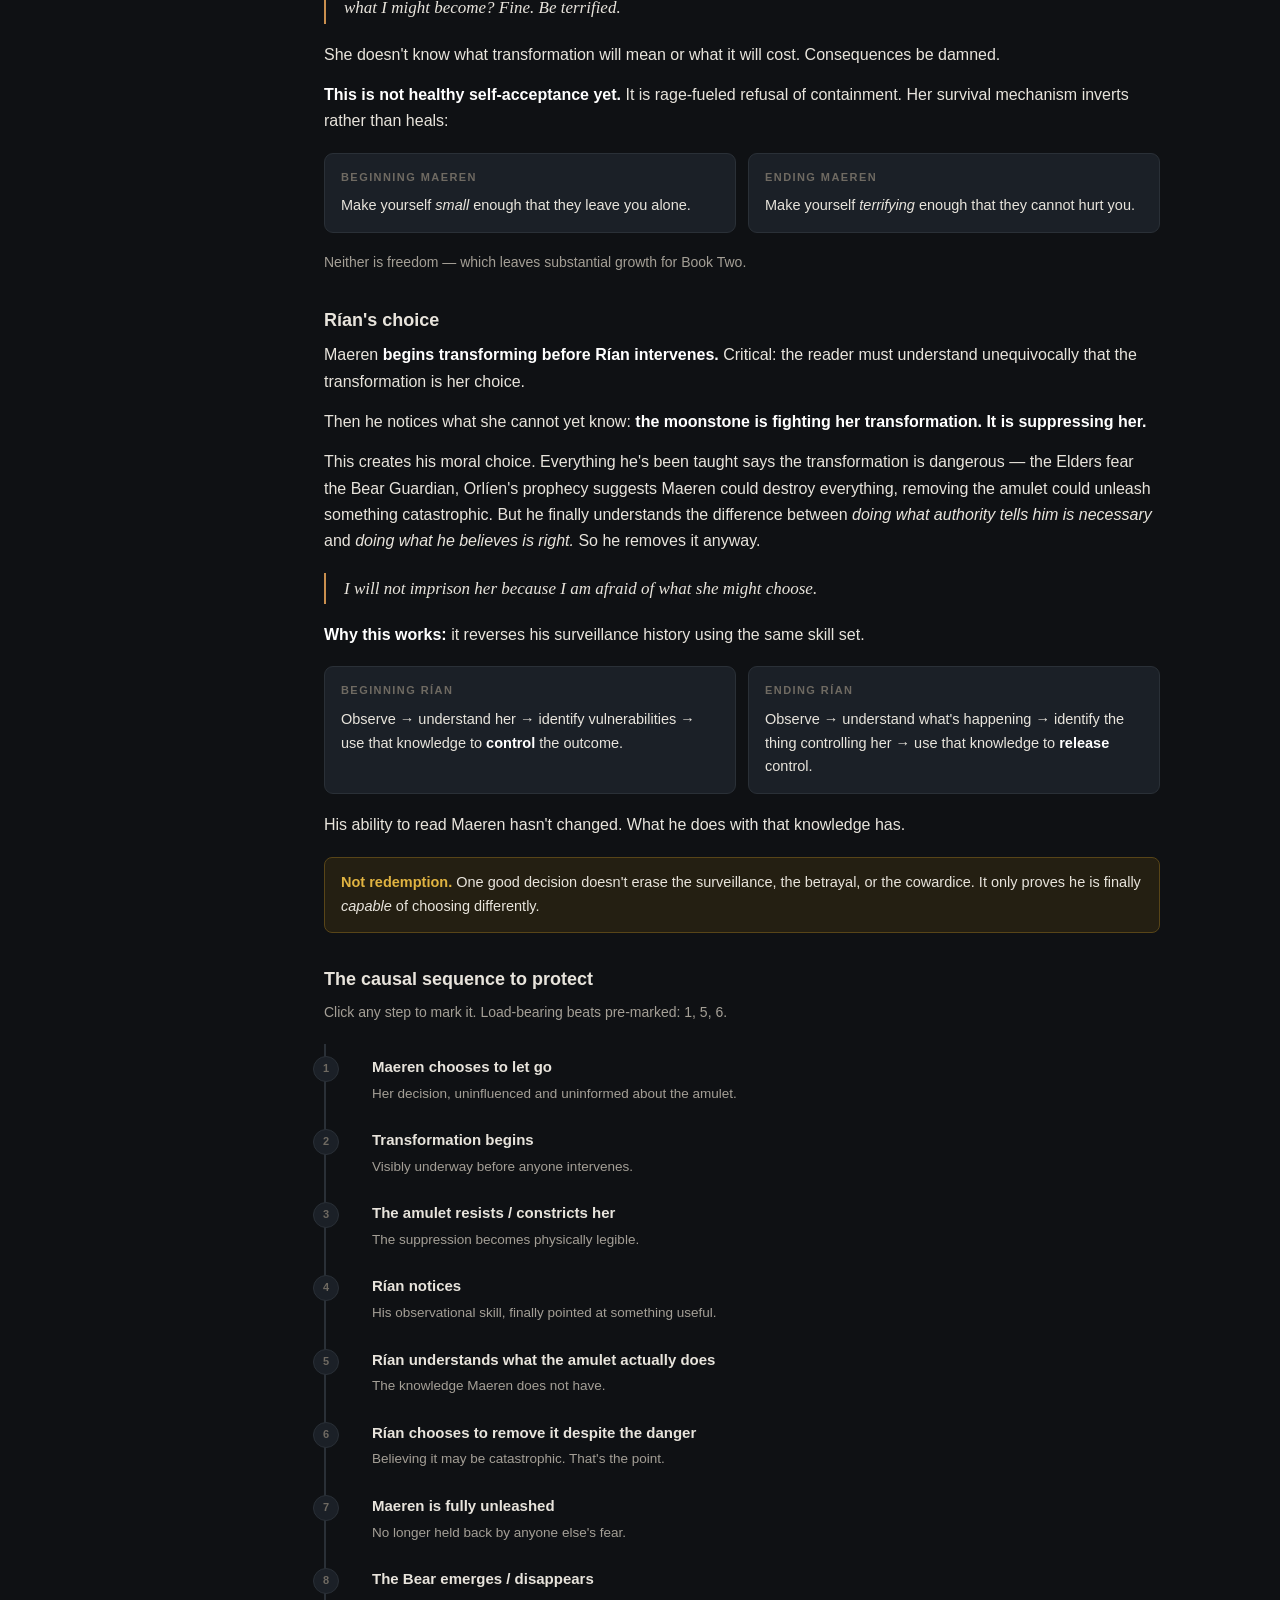
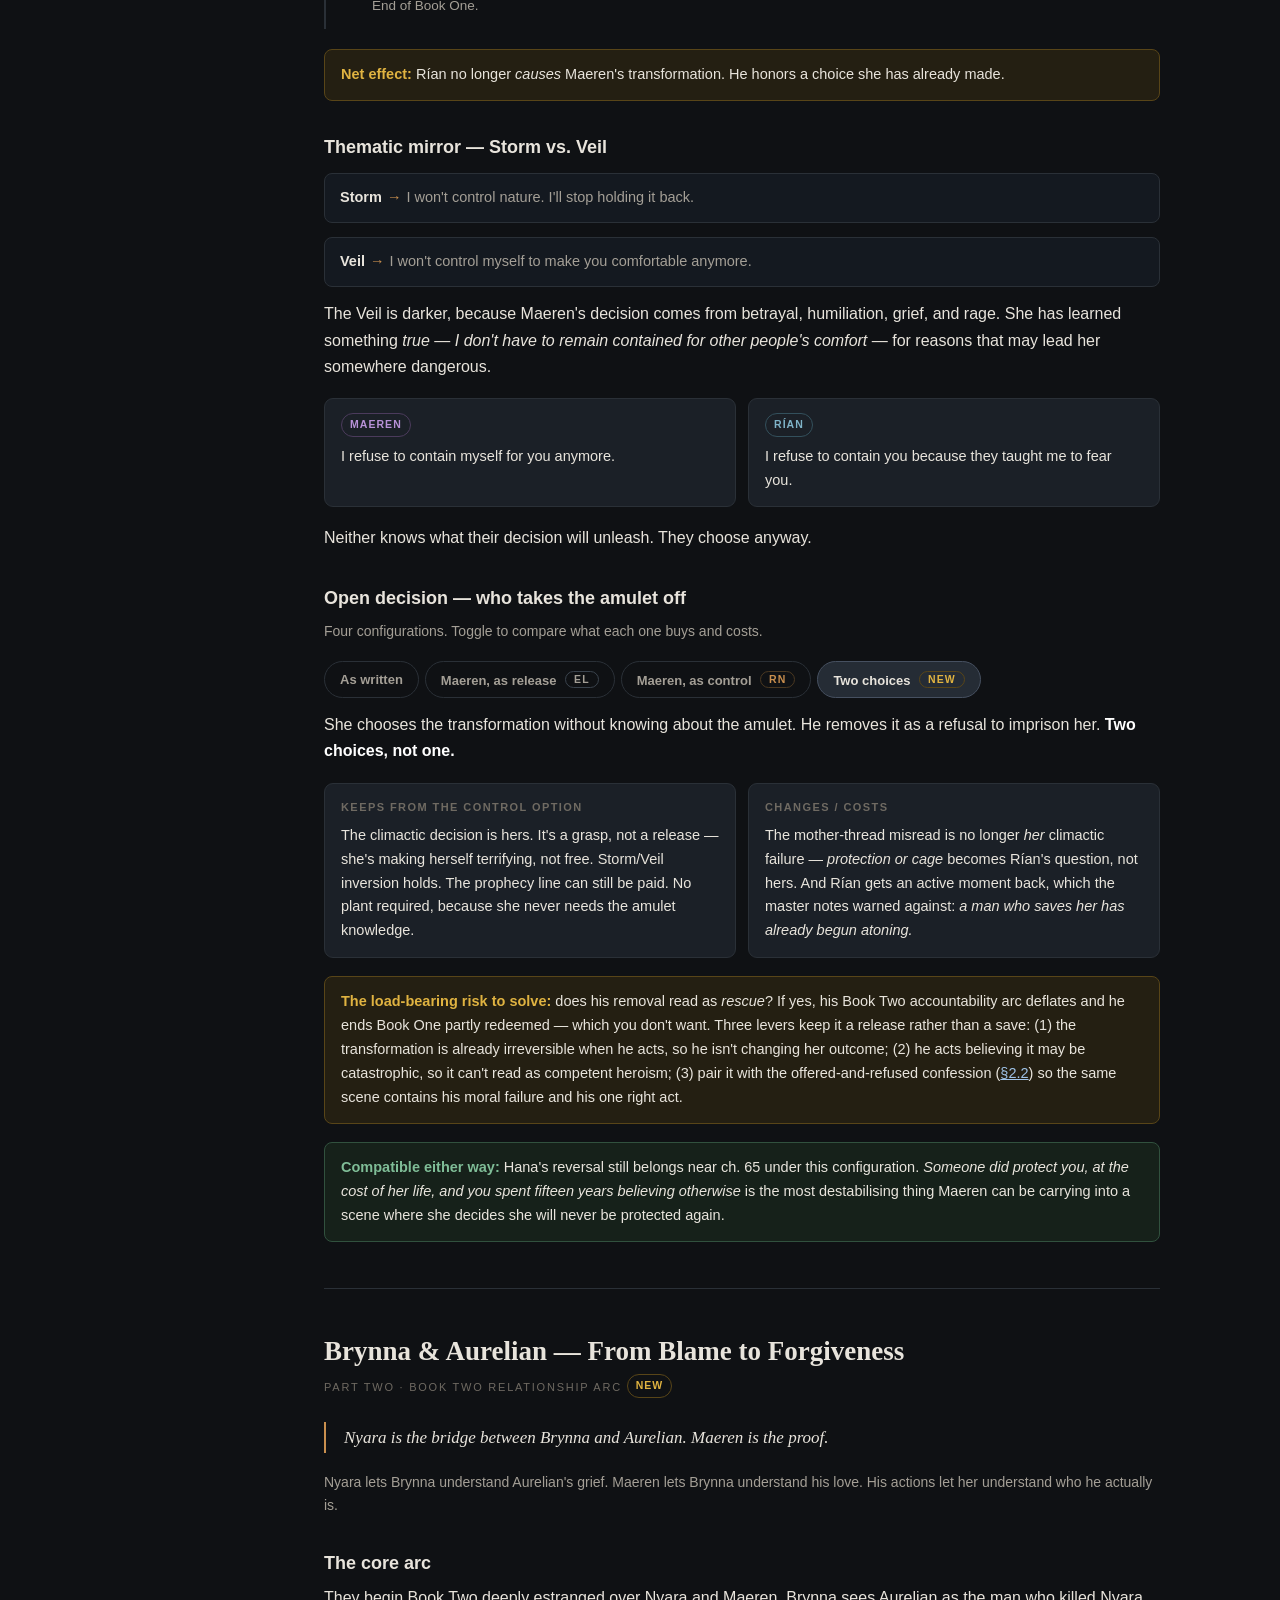
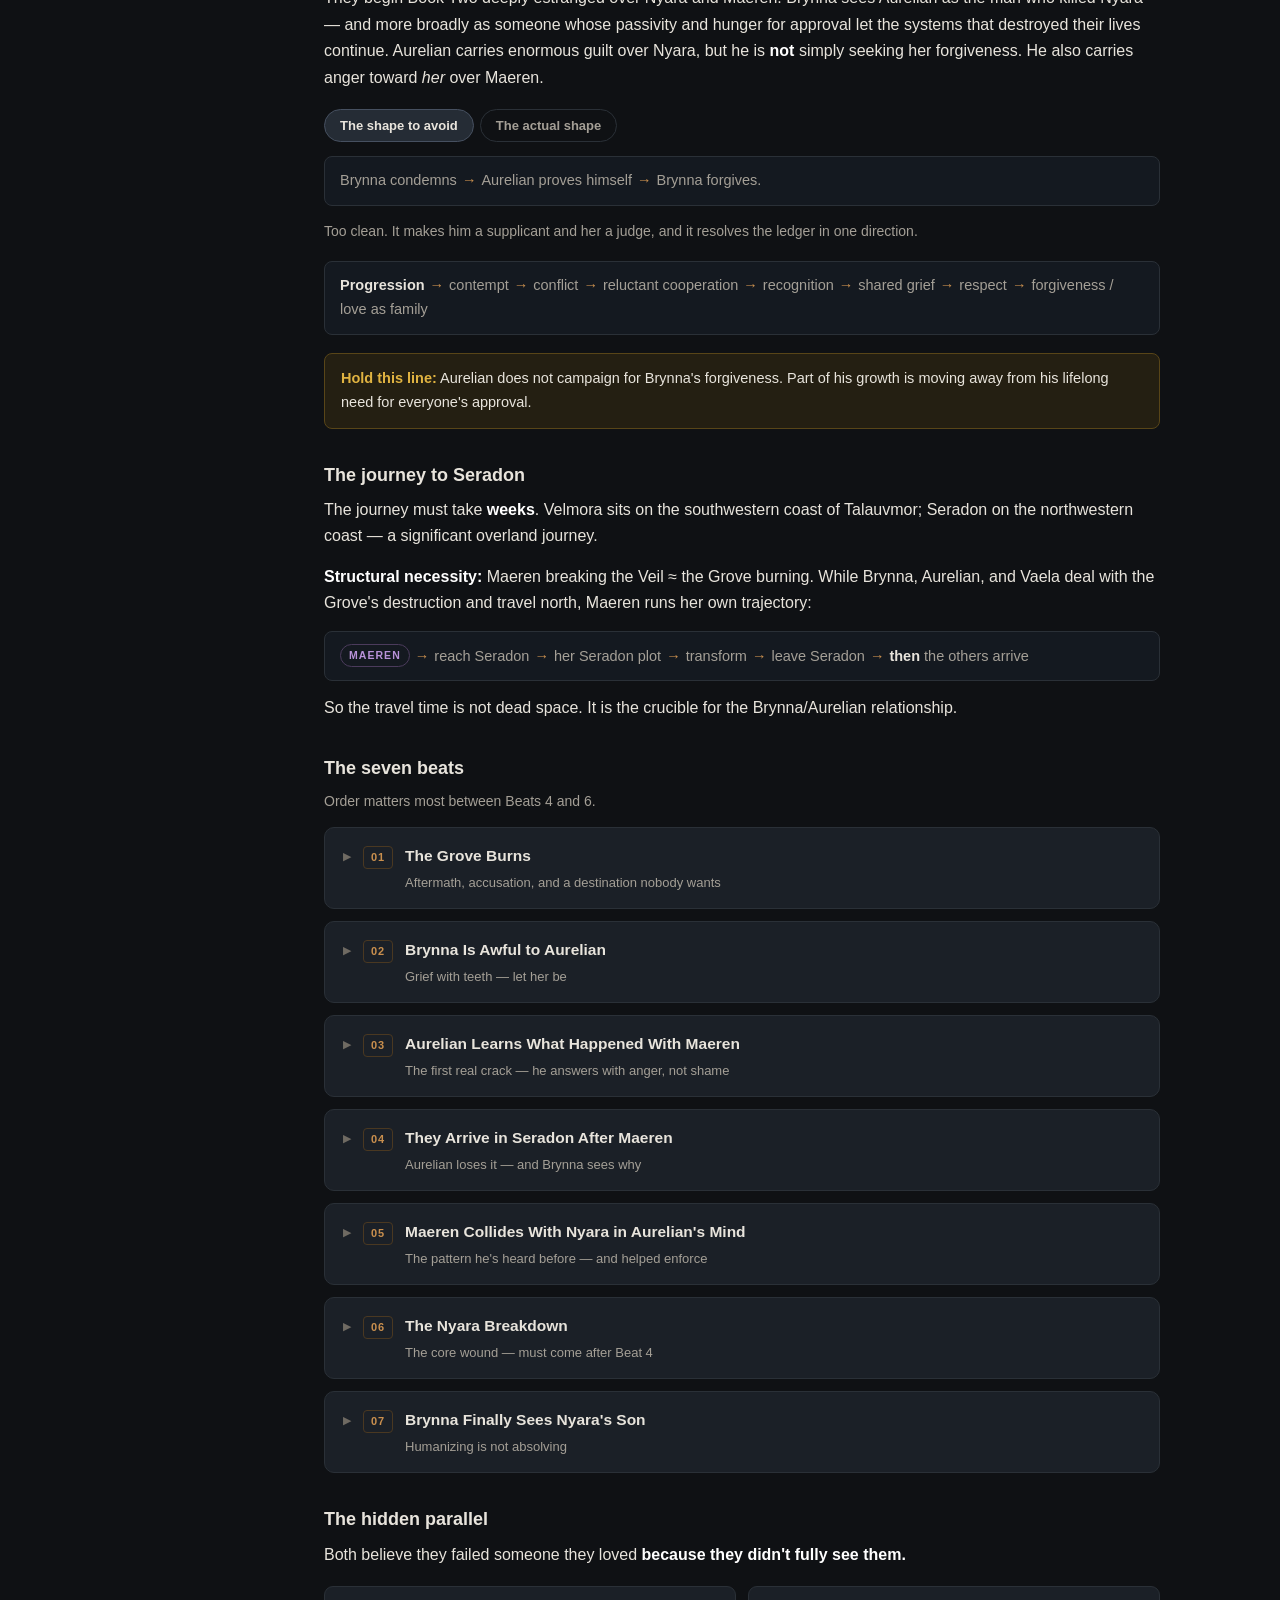
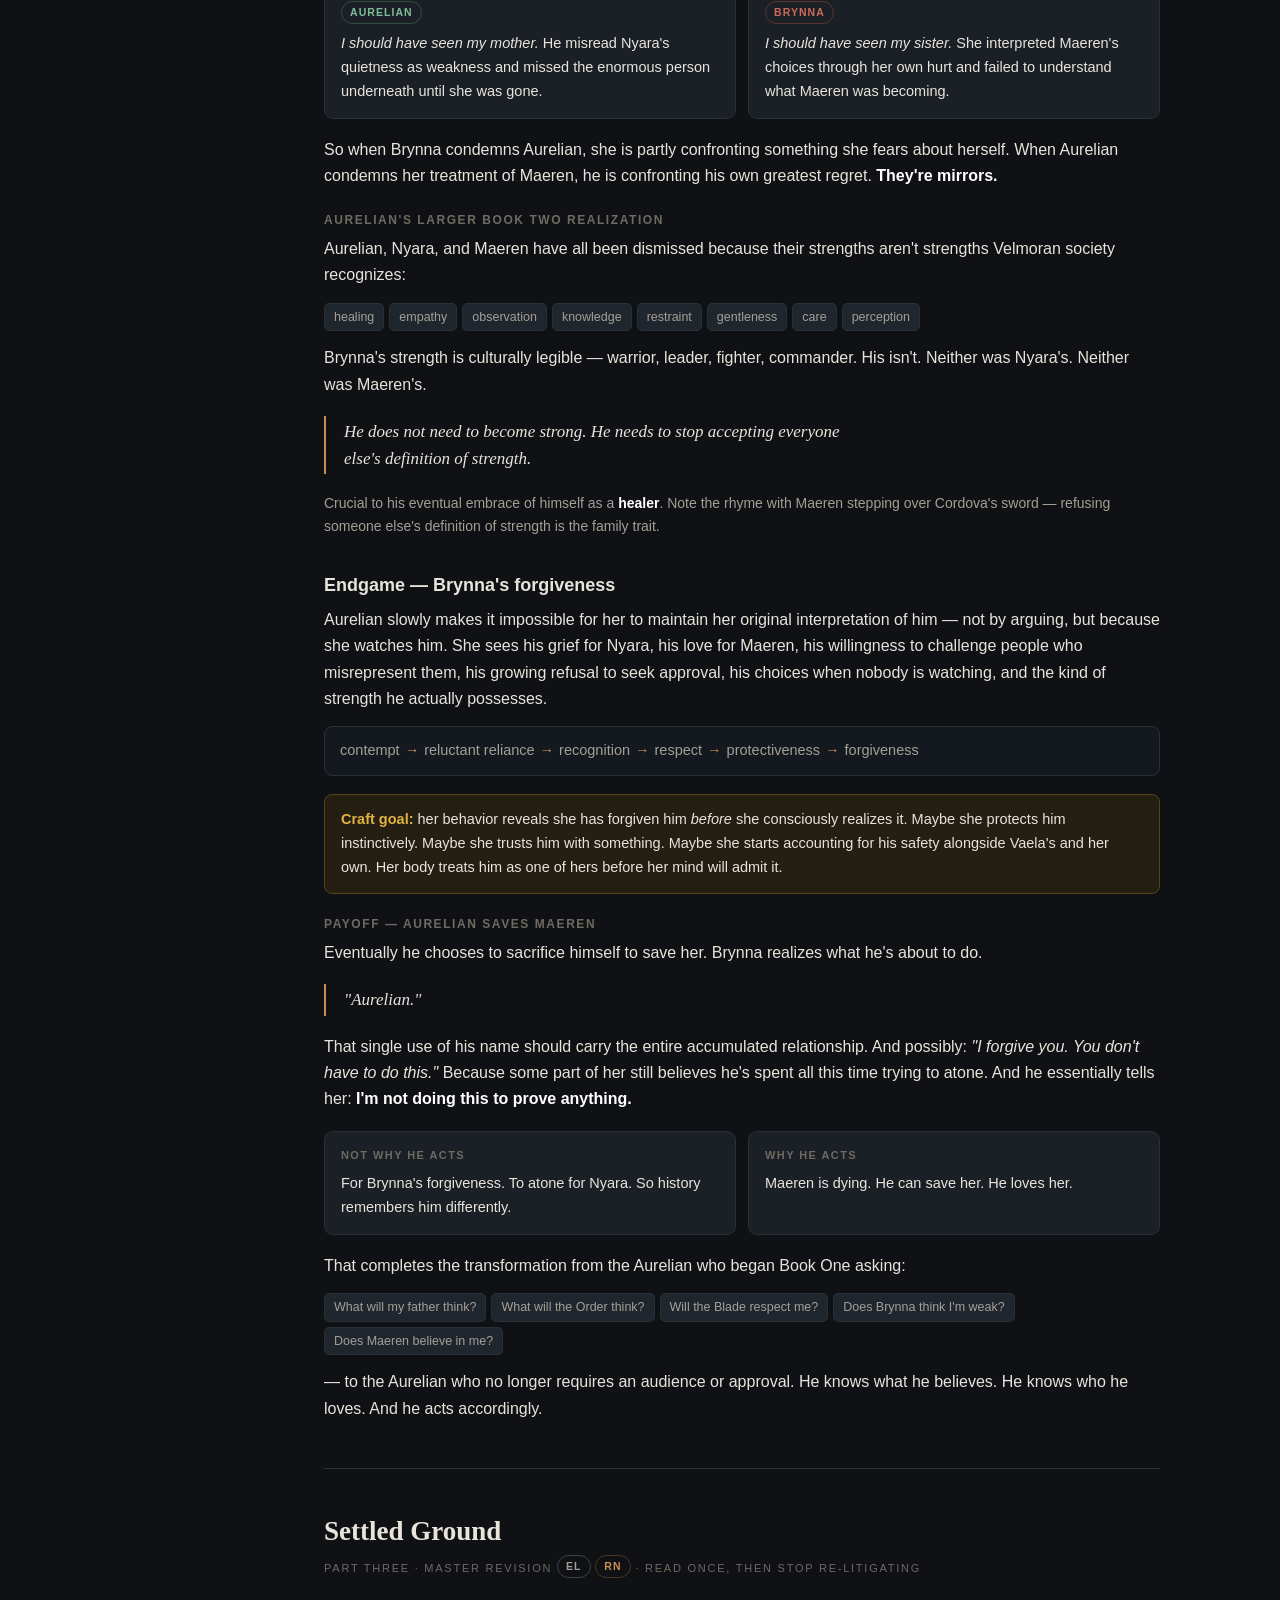
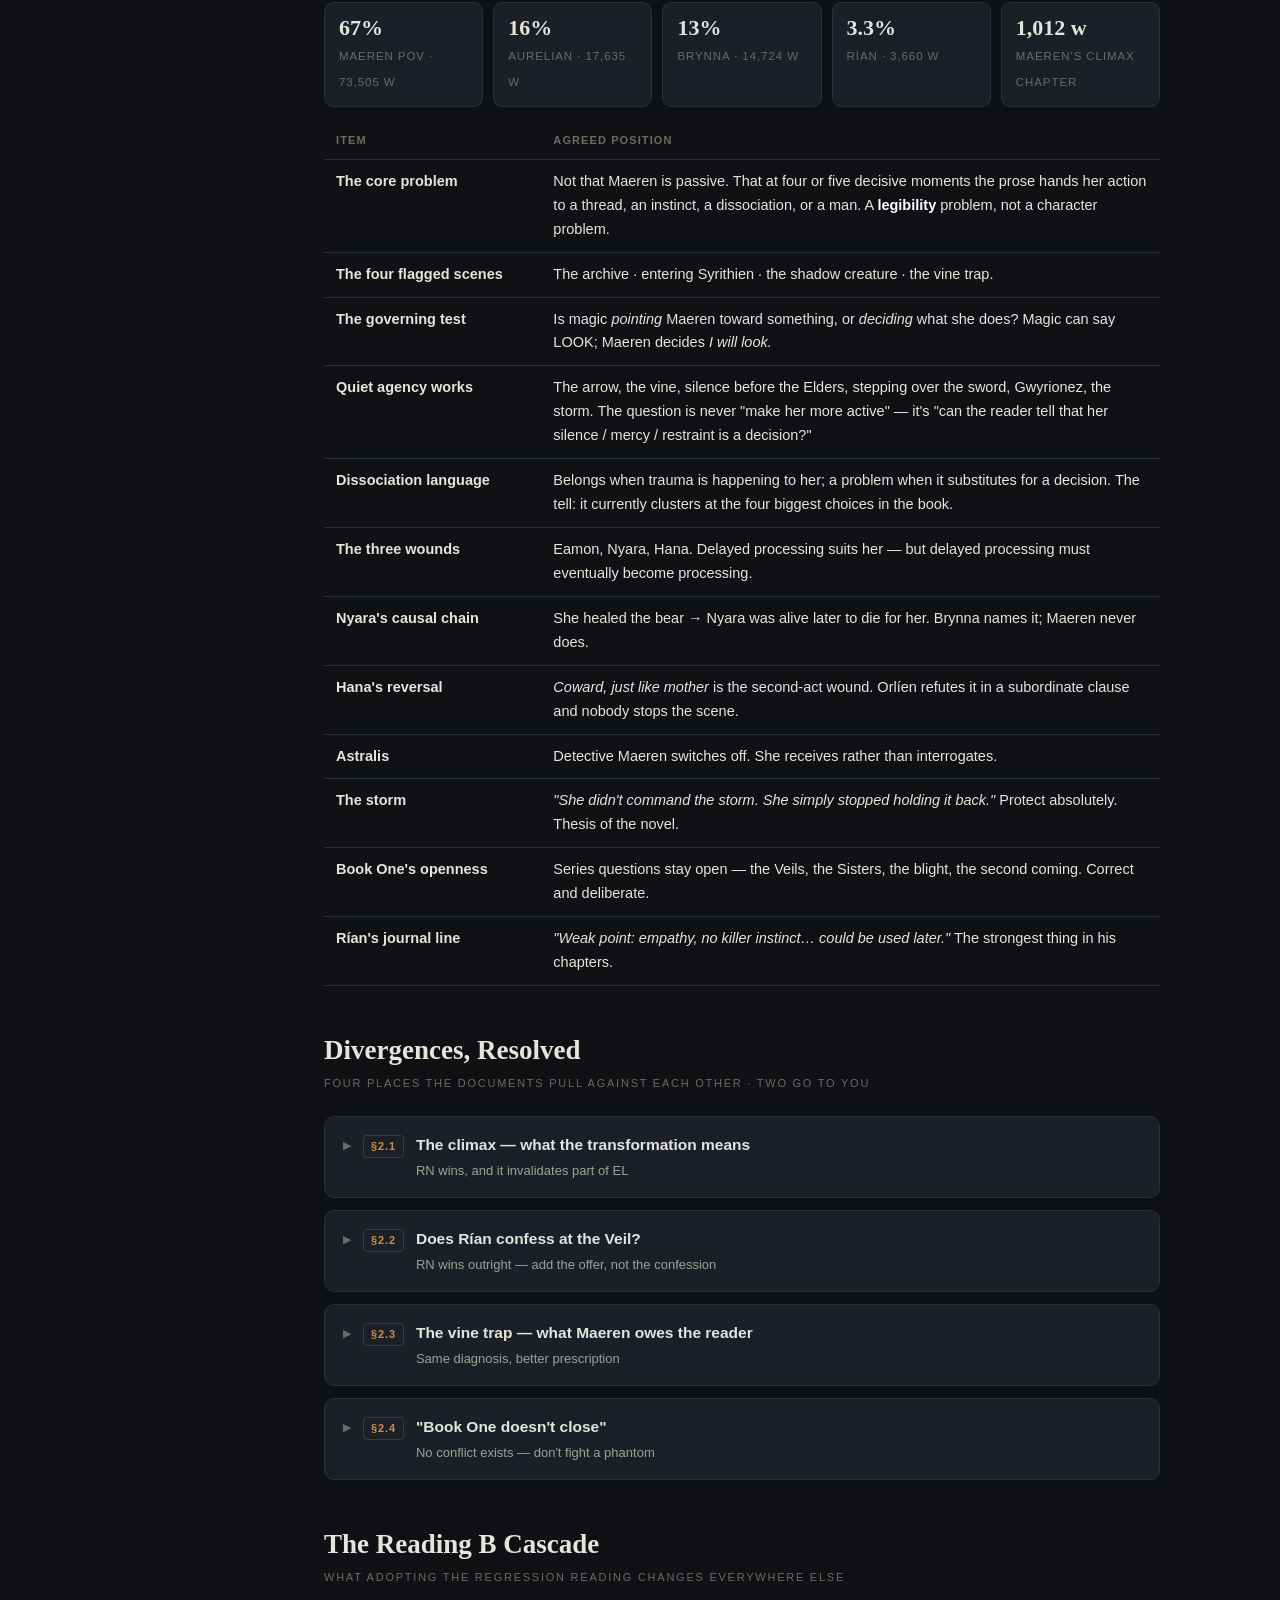
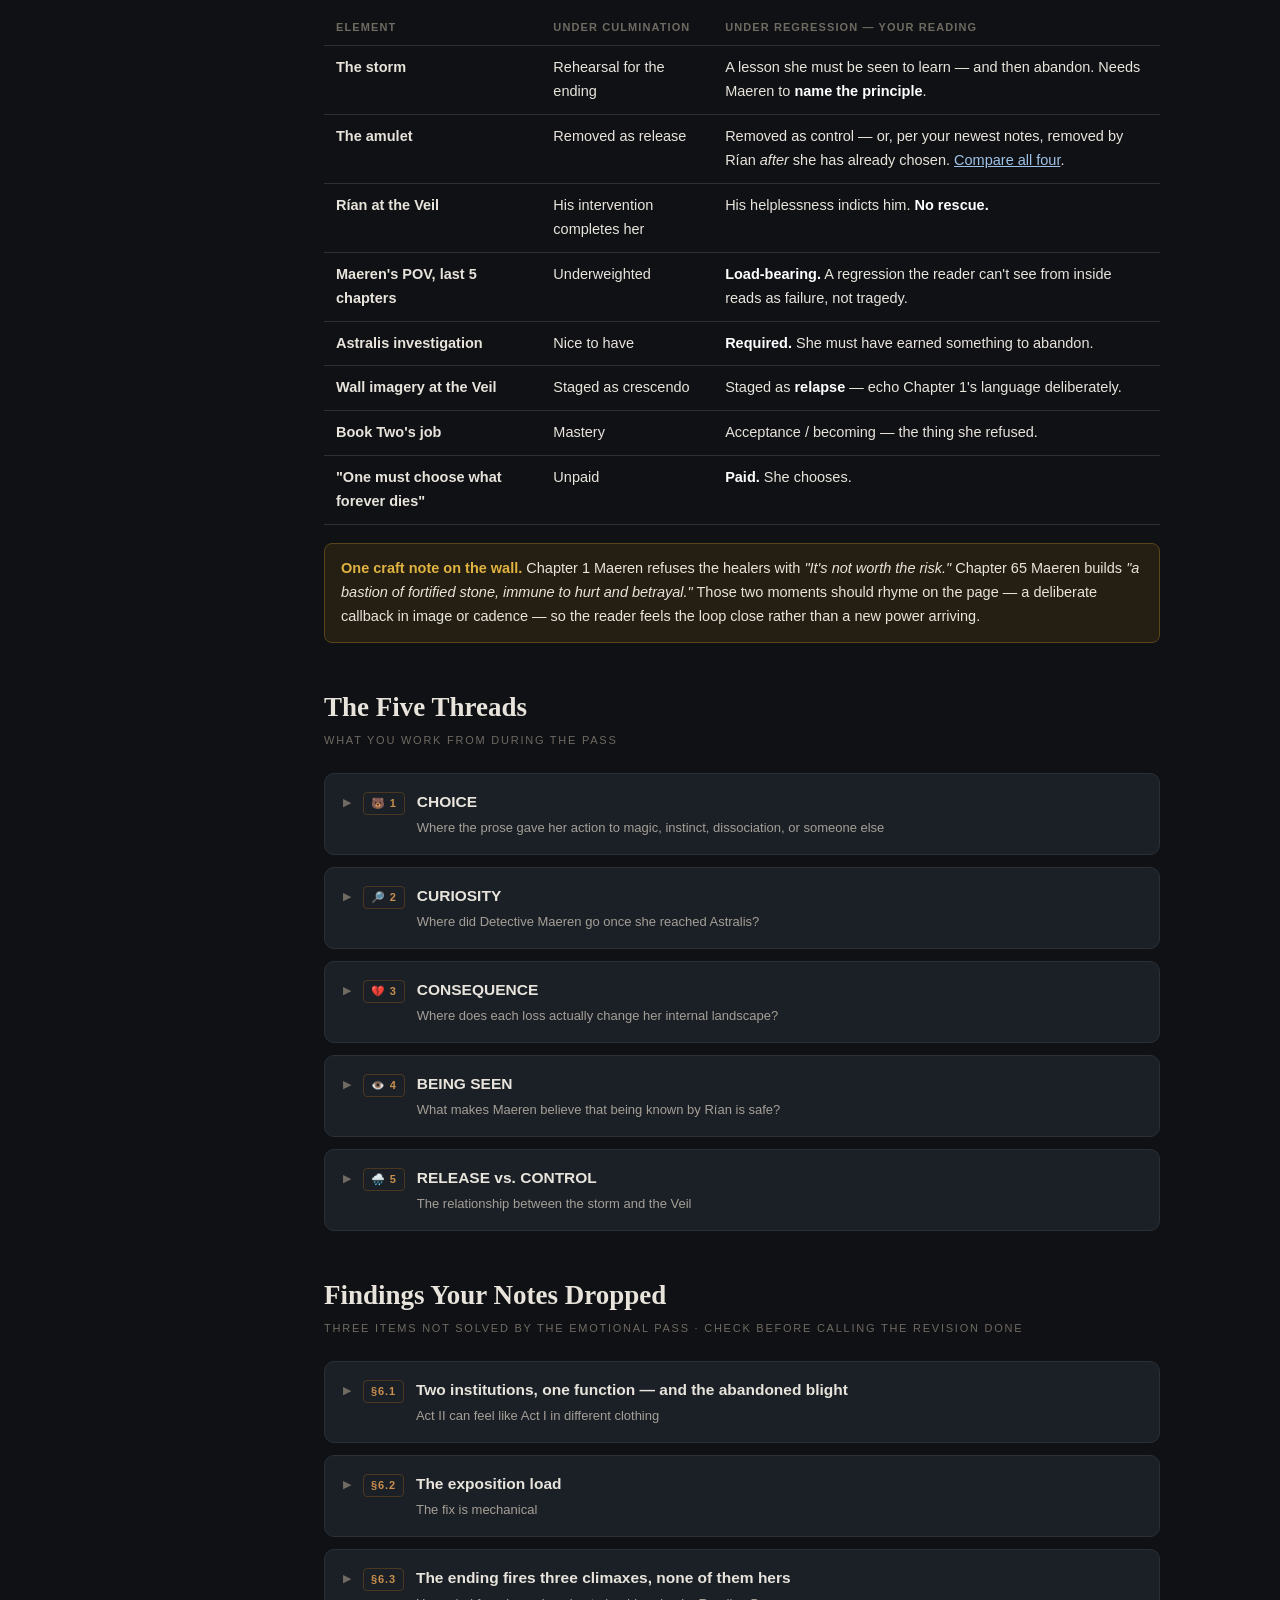
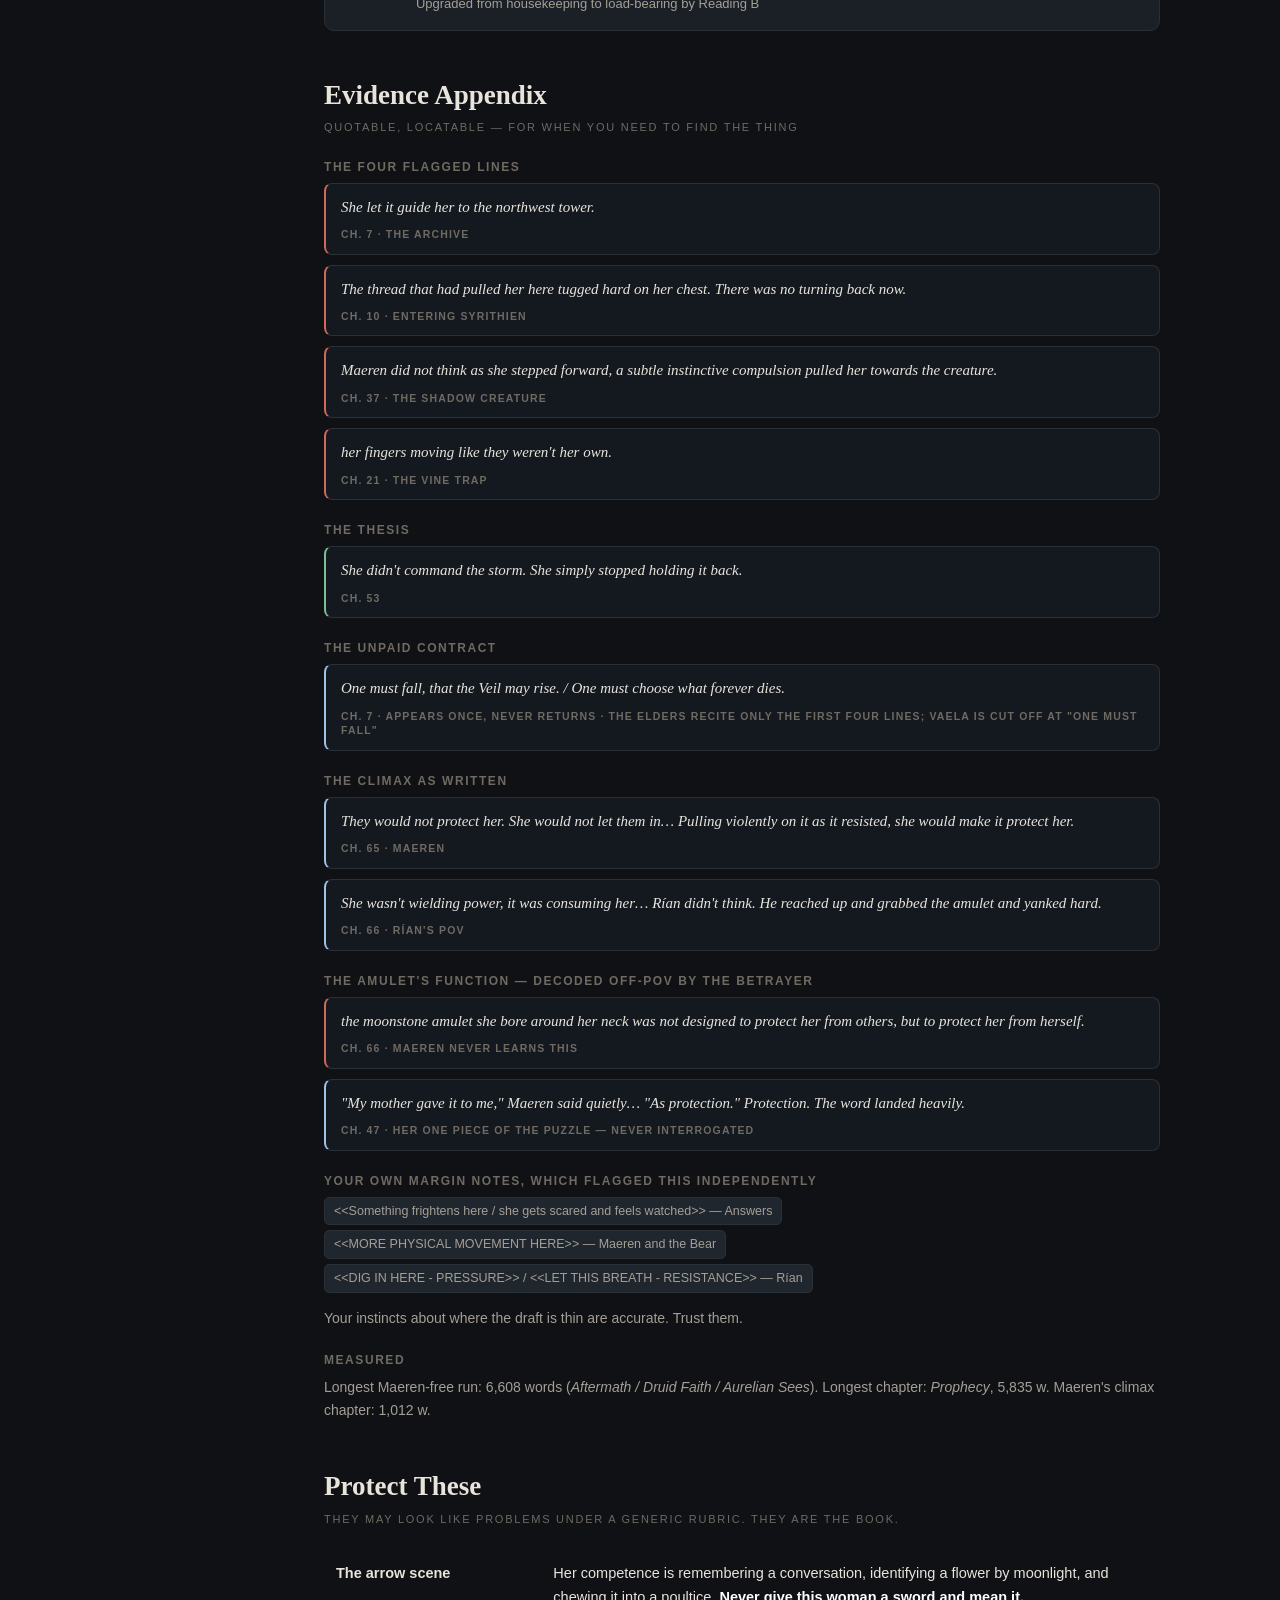
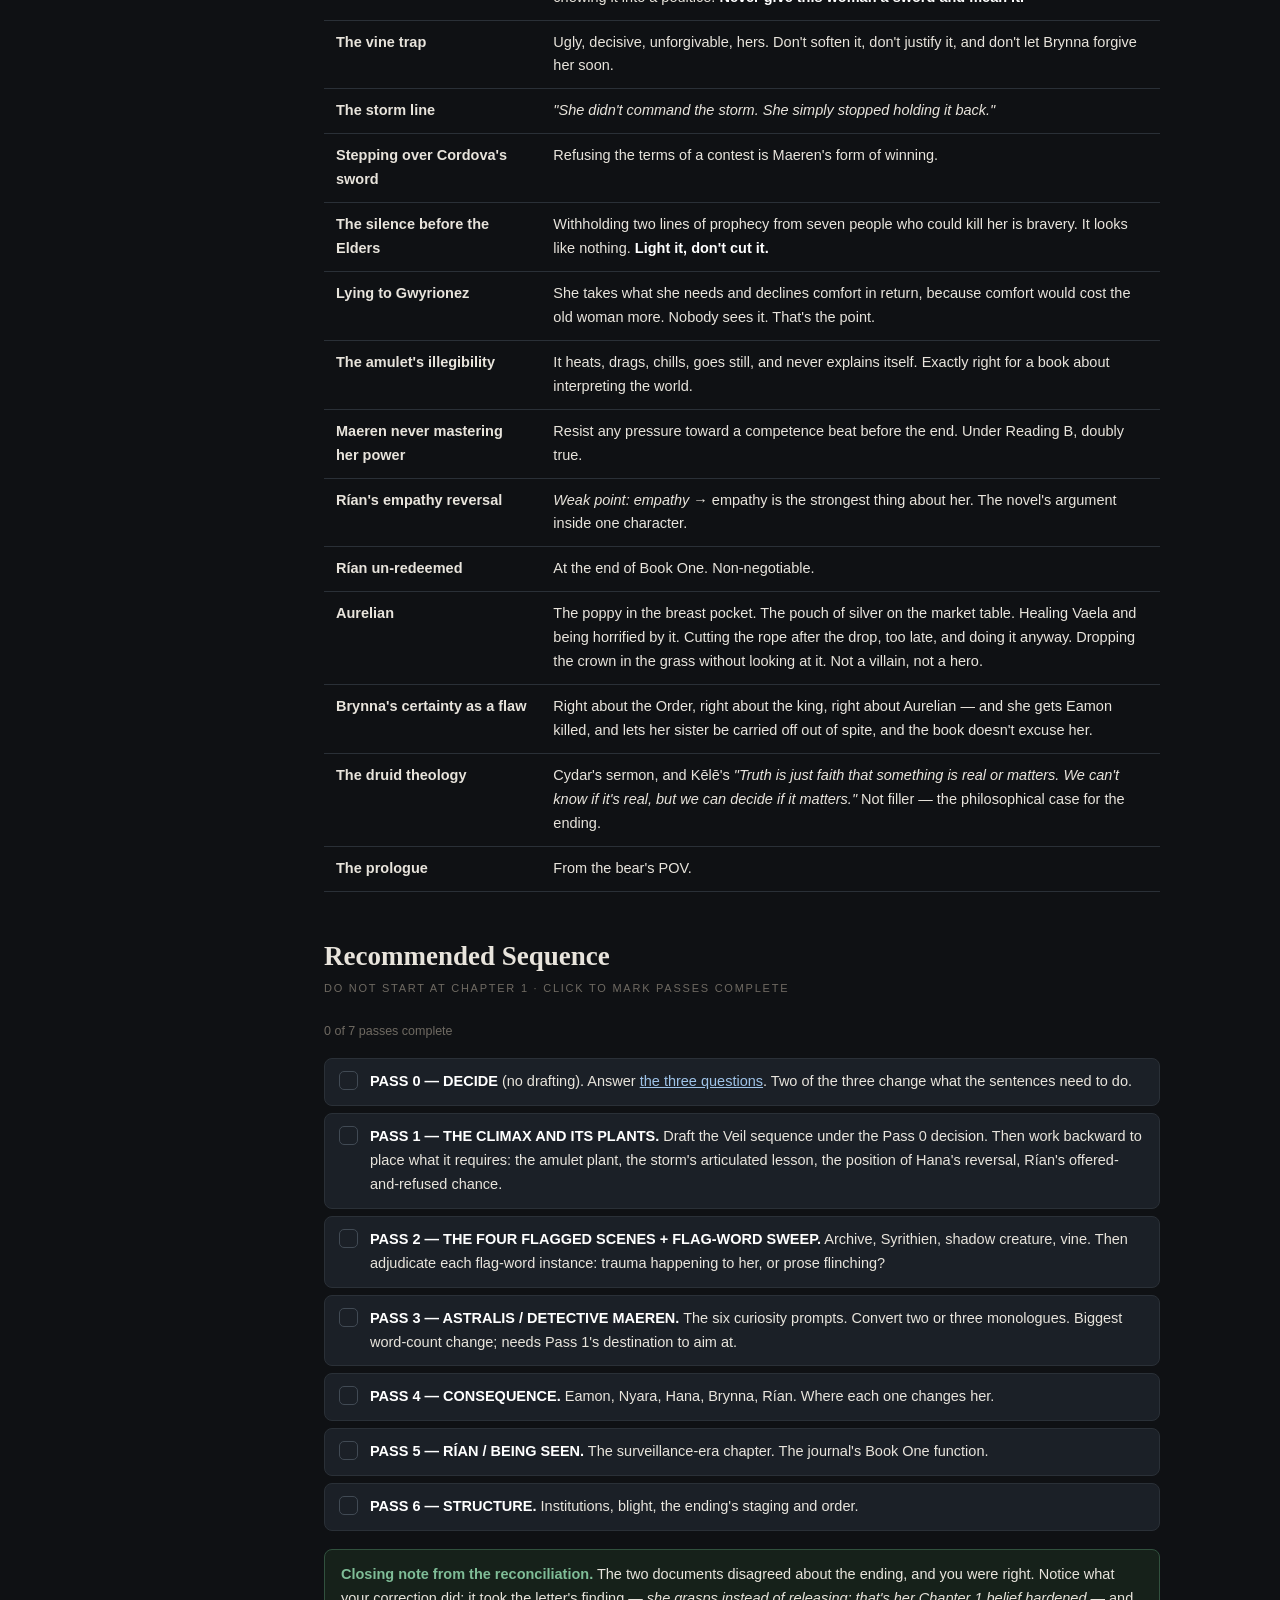
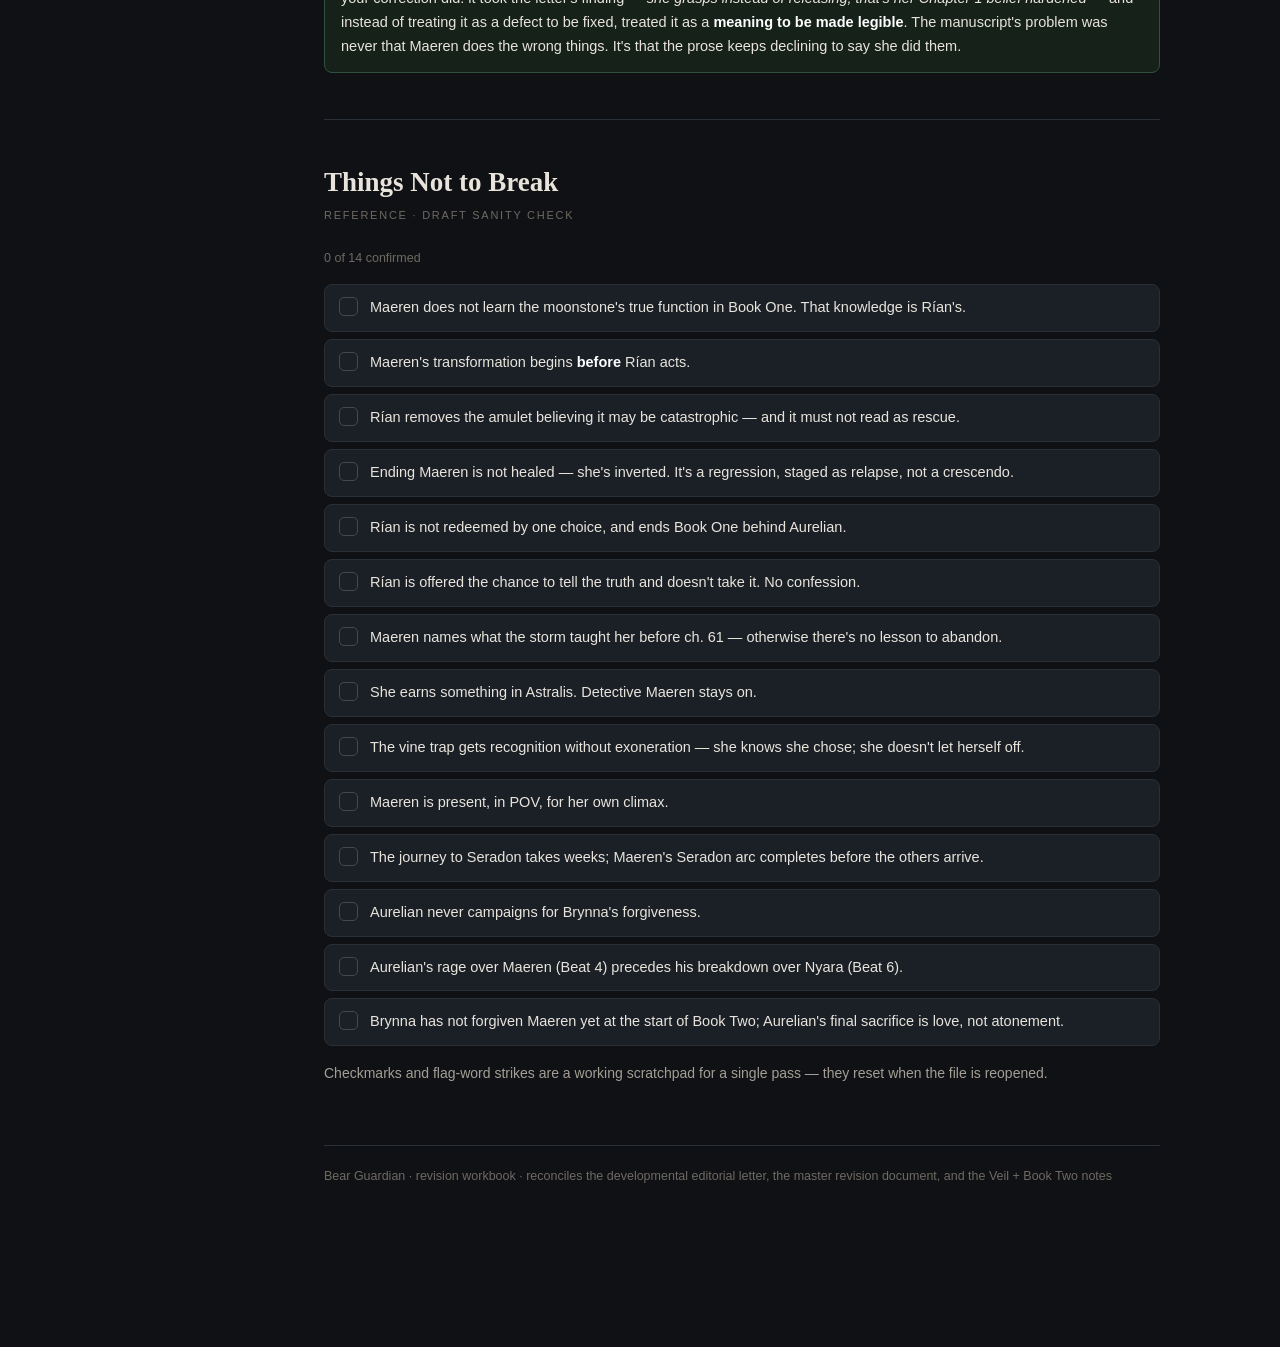
<file: page2.html>
<!DOCTYPE html>
<html lang="en">
<head>
<meta charset="utf-8">
<meta name="viewport" content="width=device-width, initial-scale=1">
<title>Bear Guardian — Revision Workbook</title>
<style>
  :root{
    --bg:#0f1114; --bg-raised:#161a1f; --bg-card:#1b2027; --bg-sunk:#141920;
    --ink:#e8e4dc; --ink-dim:#a49f96; --ink-faint:#6f6a62;
    --rule:#2a3037; --rule-hi:#3a434d;
    --moon:#9fc3e8; --bear:#c98f4e;
    --maeren:#b892d8; --rian:#7fb3c8; --brynna:#cf6a5a; --aurelian:#7fbd97;
    --warn:#e0b341; --good:#7fbd97; --bad:#cf6a5a;
    --font:-apple-system,BlinkMacSystemFont,"Segoe UI",Inter,Roboto,sans-serif;
    --serif:"Iowan Old Style","Palatino Linotype",Palatino,Georgia,serif;
    --mono:ui-monospace,SFMono-Regular,Menlo,monospace;
  }
  *{box-sizing:border-box}
  html{scroll-behavior:smooth}
  body{margin:0;background:var(--bg);color:var(--ink);font:16px/1.65 var(--font);-webkit-font-smoothing:antialiased}
  a{color:var(--moon)}

  .wrap{display:flex;min-height:100vh;align-items:flex-start}
  aside{width:272px;flex:0 0 272px;position:sticky;top:0;height:100vh;overflow-y:auto;
    border-right:1px solid var(--rule);background:var(--bg-raised);padding:24px 0 40px}
  main{flex:1;min-width:0;padding:44px 52px 160px;max-width:940px}
  @media(max-width:960px){aside{display:none}main{padding:26px 18px 100px}}

  .brand{padding:0 22px 18px;border-bottom:1px solid var(--rule);margin-bottom:14px}
  .brand h1{font:600 17px/1.3 var(--serif);margin:0 0 4px}
  .brand p{margin:0;font-size:11px;color:var(--ink-faint);text-transform:uppercase;letter-spacing:.13em}
  nav a{display:block;padding:6px 22px;font-size:13.5px;color:var(--ink-dim);text-decoration:none;
    border-left:2px solid transparent;transition:.15s}
  nav a:hover{color:var(--ink);background:#1c2128}
  nav a.active{color:var(--ink);border-left-color:var(--bear);background:#1c2128}
  nav .grp{padding:16px 22px 5px;font-size:10.5px;letter-spacing:.14em;text-transform:uppercase;
    color:var(--ink-faint);font-weight:600}
  nav a.sub{padding-left:32px;font-size:13px}
  .toolbar{padding:14px 22px 0;border-top:1px solid var(--rule);margin-top:18px}
  .toolbar input{width:100%;margin-bottom:8px;padding:7px 10px;font:13px var(--font);
    background:#0f1318;color:var(--ink);border:1px solid var(--rule);border-radius:6px}
  .toolbar input::placeholder{color:var(--ink-faint)}
  .toolbar button{width:100%;margin-bottom:6px;padding:7px 10px;font:12.5px var(--font);
    background:#20262e;color:var(--ink-dim);border:1px solid var(--rule);border-radius:6px;cursor:pointer;transition:.15s}
  .toolbar button:hover{color:var(--ink);border-color:var(--rule-hi)}
  .hits{font-size:11.5px;color:var(--ink-faint);padding:2px 0 8px}

  h2.sec{font:600 27px/1.25 var(--serif);margin:0 0 6px;scroll-margin-top:20px}
  .sec-kicker{font-size:11px;letter-spacing:.16em;text-transform:uppercase;color:var(--ink-faint);margin:0 0 24px}
  h3{font:600 18px/1.35 var(--font);margin:34px 0 10px;scroll-margin-top:20px}
  h4.mini{font:600 12px/1 var(--font);letter-spacing:.13em;text-transform:uppercase;color:var(--ink-faint);margin:24px 0 10px}
  p{margin:0 0 14px}
  .lede{font-size:17px;color:var(--ink-dim);max-width:66ch}
  hr.div{border:0;border-top:1px solid var(--rule);margin:46px 0}
  .pull{font:italic 17px/1.6 var(--serif);border-left:2px solid var(--bear);padding:2px 0 2px 18px;margin:18px 0;max-width:62ch}
  .note{font-size:14px;color:var(--ink-dim)}
  strong{color:#fff;font-weight:600}
  code{font:13px var(--mono);background:#0f1318;border:1px solid var(--rule);border-radius:4px;padding:1px 5px;color:var(--moon)}

  .tag{display:inline-block;font-size:10.5px;letter-spacing:.1em;text-transform:uppercase;padding:2px 8px;
    border-radius:99px;border:1px solid;font-weight:600;vertical-align:2px}
  .t-maeren{color:var(--maeren);border-color:#4b3b5c}
  .t-rian{color:var(--rian);border-color:#33505c}
  .t-brynna{color:var(--brynna);border-color:#5c3630}
  .t-aurelian{color:var(--aurelian);border-color:#31513e}
  .t-el{color:var(--ink-dim);border-color:var(--rule-hi)}
  .t-rn{color:var(--bear);border-color:#4a3821}
  .t-new{color:var(--warn);border-color:#584518}

  .card{background:var(--bg-card);border:1px solid var(--rule);border-radius:10px;margin:12px 0;overflow:hidden}
  .card > summary{list-style:none;cursor:pointer;padding:15px 18px;display:flex;gap:12px;align-items:baseline;transition:.15s}
  .card > summary::-webkit-details-marker{display:none}
  .card > summary:hover{background:#20262e}
  .card[open] > summary{border-bottom:1px solid var(--rule);background:#1e242c}
  .chev{flex:0 0 auto;color:var(--ink-faint);font-size:11px;transition:transform .18s;transform:translateY(-1px)}
  .card[open] .chev{transform:rotate(90deg) translateX(-1px)}
  .beat-n{flex:0 0 auto;font:600 11px/1 var(--font);letter-spacing:.08em;color:var(--bear);
    border:1px solid #4a3821;border-radius:4px;padding:5px 7px;white-space:nowrap}
  .card-title{flex:1;font-weight:600;font-size:15.5px}
  .card-sub{display:block;font-weight:400;font-size:13px;color:var(--ink-dim);margin-top:3px}
  .card-body{padding:16px 18px 6px}
  .card-body > *:last-child{margin-bottom:14px}

  .compare{display:grid;grid-template-columns:1fr 1fr;gap:12px;margin:18px 0}
  .compare.three{grid-template-columns:1fr 1fr 1fr}
  @media(max-width:760px){.compare,.compare.three{grid-template-columns:1fr}}
  .compare > div{background:var(--bg-card);border:1px solid var(--rule);border-radius:9px;padding:14px 16px}
  .compare h4{margin:0 0 8px;font-size:11px;letter-spacing:.13em;text-transform:uppercase;color:var(--ink-faint);font-weight:600}
  .compare p{margin:0 0 8px;font-size:14.5px}
  .compare p:last-child{margin-bottom:0}
  .cmp-before{border-left:2px solid #4a4a52}
  .cmp-after{border-left:2px solid var(--bear)}
  .cmp-good{border-left:2px solid var(--good)}
  .cmp-bad{border-left:2px solid var(--bad)}

  .switcher{display:flex;gap:6px;margin:18px 0 14px;flex-wrap:wrap}
  .switcher button{font:600 13px/1 var(--font);padding:9px 15px;border-radius:99px;cursor:pointer;
    background:transparent;color:var(--ink-dim);border:1px solid var(--rule);transition:.15s}
  .switcher button:hover{color:var(--ink)}
  .switcher button.on{background:#252c35;color:var(--ink);border-color:#465060}
  .pane{display:none}
  .pane.on{display:block;animation:fade .2s ease}
  @keyframes fade{from{opacity:0;transform:translateY(3px)}to{opacity:1;transform:none}}

  .chain{margin:20px 0;padding:0;list-style:none;counter-reset:c}
  .chain li{position:relative;padding:11px 14px 11px 46px;border-left:2px solid var(--rule)}
  .chain li::before{counter-increment:c;content:counter(c);position:absolute;left:-13px;top:12px;
    width:24px;height:24px;border-radius:50%;background:var(--bg-card);border:1px solid var(--rule);
    color:var(--ink-faint);font:600 11px/23px var(--font);text-align:center}
  .chain.zero li::before{content:counter(c0);counter-increment:c0}
  .chain li.hit{border-left-color:var(--bear)}
  .chain li.hit::before{border-color:var(--bear);color:var(--bear)}
  .chain li b{display:block;font-size:15px}
  .chain li span{font-size:13.5px;color:var(--ink-dim)}

  .checks{margin:16px 0;padding:0;list-style:none}
  .checks li{display:flex;gap:12px;align-items:flex-start;padding:11px 14px;background:var(--bg-card);
    border:1px solid var(--rule);border-radius:8px;margin-bottom:7px;cursor:pointer;transition:.15s;font-size:14.5px}
  .checks li:hover{border-color:var(--rule-hi)}
  .checks li.done{opacity:.45}
  .checks li.done .box{background:var(--good);border-color:var(--good);color:#0f1114}
  .checks li.done .txt{text-decoration:line-through}
  .box{flex:0 0 auto;width:19px;height:19px;border:1.5px solid #414a54;border-radius:5px;
    font:700 12px/17px var(--font);text-align:center;color:transparent;margin-top:1px}
  .progress{font-size:12.5px;color:var(--ink-faint);margin:0 0 12px}

  .arrowline{font-size:14.5px;color:var(--ink-dim);background:var(--bg-sunk);border:1px solid var(--rule);
    border-radius:8px;padding:12px 15px;margin:14px 0}
  .arrowline b{color:var(--ink)}
  .arrow{color:var(--bear);padding:0 5px}
  ul.plain{margin:0 0 14px;padding-left:20px}
  ul.plain li{margin-bottom:5px}
  .traits{display:flex;flex-wrap:wrap;gap:5px;margin:8px 0 14px}
  .traits span{font-size:12.5px;padding:3px 9px;border-radius:5px;background:#20262e;
    border:1px solid var(--rule);color:var(--ink-dim)}
  .traits span.flip{background:#2b1f18;border-color:#4a3821;color:var(--bear)}
  .traits.sweep span{cursor:pointer;font-family:var(--mono);font-size:12px}
  .traits.sweep span:hover{border-color:var(--rule-hi);color:var(--ink)}
  .traits.sweep span.swept{opacity:.4;text-decoration:line-through;background:#182018;border-color:#31513e}
  .flag{background:#241f12;border:1px solid #584518;border-radius:8px;padding:13px 16px;margin:18px 0;font-size:14.5px}
  .flag b{color:var(--warn)}
  .win{background:#16211a;border:1px solid #31513e;border-radius:8px;padding:13px 16px;margin:18px 0;font-size:14.5px}
  .win b{color:var(--good)}

  table{width:100%;border-collapse:collapse;margin:16px 0;font-size:14.5px}
  th,td{text-align:left;vertical-align:top;padding:10px 12px;border-bottom:1px solid var(--rule)}
  th{font:600 11px/1.4 var(--font);letter-spacing:.1em;text-transform:uppercase;color:var(--ink-faint)}
  tbody tr:hover{background:#181d23}
  td.k{color:var(--ink);font-weight:600;width:26%}

  .quote{background:var(--bg-sunk);border:1px solid var(--rule);border-left:2px solid var(--moon);
    border-radius:8px;padding:12px 15px;margin:10px 0;font:italic 15px/1.55 var(--serif)}
  .quote .cite{display:block;font:600 10.5px/1.4 var(--font);font-style:normal;letter-spacing:.11em;
    text-transform:uppercase;color:var(--ink-faint);margin-top:8px}
  .quote.bad{border-left-color:var(--bad)}
  .quote.good{border-left-color:var(--good)}
  .stats{display:flex;flex-wrap:wrap;gap:10px;margin:16px 0}
  .stat{flex:1 1 140px;background:var(--bg-card);border:1px solid var(--rule);border-radius:9px;padding:12px 14px}
  .stat b{display:block;font:600 22px/1.2 var(--serif);color:var(--ink)}
  .stat span{font-size:11.5px;letter-spacing:.08em;text-transform:uppercase;color:var(--ink-faint)}
  .hidden{display:none !important}
  footer{margin-top:60px;padding-top:20px;border-top:1px solid var(--rule);font-size:12.5px;color:var(--ink-faint)}
</style>
</head>
<body>
<div class="wrap">

<aside>
  <div class="brand">
    <h1>Bear Guardian</h1>
    <p>Revision workbook</p>
  </div>
  <nav id="nav">
    <div class="grp">Start here</div>
    <a href="#top" class="sub">The three questions</a>
    <div class="grp">Part One · The Veil</div>
    <a href="#veil" class="sub">Ending revision: two choices</a>
    <a href="#chain" class="sub">Causal sequence</a>
    <a href="#mirror" class="sub">Storm / Veil mirror</a>
    <a href="#amulet" class="sub">Open decision: the amulet</a>
    <div class="grp">Part Two · Seradon</div>
    <a href="#b2" class="sub">Brynna &amp; Aurelian</a>
    <a href="#journey" class="sub">The journey north</a>
    <a href="#beats" class="sub">The seven beats</a>
    <a href="#parallel" class="sub">Hidden parallel &amp; strength</a>
    <a href="#payoff" class="sub">Endgame &amp; payoff</a>
    <div class="grp">Part Three · Master revision</div>
    <a href="#settled" class="sub">Settled ground</a>
    <a href="#diverge" class="sub">Divergences resolved</a>
    <a href="#cascade" class="sub">The Reading B cascade</a>
    <a href="#threads" class="sub">The five threads</a>
    <a href="#dropped" class="sub">Findings your notes dropped</a>
    <a href="#evidence" class="sub">Evidence appendix</a>
    <a href="#protect" class="sub">Protect these</a>
    <a href="#passes" class="sub">Recommended sequence</a>
    <div class="grp">Reference</div>
    <a href="#donotbreak" class="sub">Things not to break</a>
  </nav>
  <div class="toolbar">
    <input id="q" type="search" placeholder="Filter cards…" autocomplete="off">
    <div class="hits" id="hits"></div>
    <button onclick="setAll(true)">Expand all</button>
    <button onclick="setAll(false)">Collapse all</button>
    <button onclick="window.print()">Print / save PDF</button>
  </div>
</aside>

<main>

<!-- ===================== START HERE ===================== -->
<h2 class="sec" id="top">The Three Questions</h2>
<p class="sec-kicker">Answer these before drafting · everything downstream depends on them</p>

<p class="lede">Three sources are reconciled in this workbook: the <span class="tag t-el">EL</span> developmental editorial letter, the <span class="tag t-rn">RN</span> master revision notes, and the <span class="tag t-new">NEW</span> Veil + Book Two notes, which post-date both and in one place supersede them.</p>

<details class="card" open>
  <summary><span class="chev">▶</span><span class="beat-n">Q1</span><span class="card-title">Culmination or regression?<span class="card-sub">Settled — regression. Everything cascades from this.</span></span></summary>
  <div class="card-body">
    <p>The transformation is not arrival at power. It is Maeren repeating the exact mistake the Order and the Elders make: seizing control of wildness, including her own.</p>
    <div class="win"><b>Resolved:</b> a book whose emotional question is <em>can Maeren remain invisible and keep the people she loves safe?</em> — answer: <em>no, spectacularly no</em> — ends in regression, not arrival.</div>
    <p class="note">See <a href="#cascade">the cascade table</a> for what this changes everywhere else.</p>
  </div>
</details>

<details class="card" open>
  <summary><span class="chev">▶</span><span class="beat-n">Q2</span><span class="card-title">Who takes the amulet off, and what does the gesture mean?<span class="card-sub">Still open — this is the decision that determines whether the climax is hers</span></span></summary>
  <div class="card-body">
    <p>Four configurations are now on the table, including one your newest notes invented. Compare them side by side in <a href="#amulet">Open decision: the amulet</a>.</p>
  </div>
</details>

<details class="card" open>
  <summary><span class="chev">▶</span><span class="beat-n">Q3</span><span class="card-title">What emotional question does Book One answer?<span class="card-sub">Answered — put this on page one of the bible</span></span></summary>
  <div class="card-body">
    <div class="pull">Can Maeren remain invisible and keep the people she loves safe?<br>No. Spectacularly no.</div>
    <p>This is the cleanest statement of the book's shape in any of the three documents. It's also the test for every scene: <strong>does this scene put pressure on her invisibility, or let her keep it?</strong></p>
  </div>
</details>

<hr class="div">

<!-- ===================== PART ONE ===================== -->
<h2 class="sec" id="veil">Ending Revision — Maeren + Rían at the Veil</h2>
<p class="sec-kicker">Part One · climax <span class="tag t-new">NEW</span></p>

<p class="lede">The climax contains <strong>two separate choices</strong>, each completing a Book One movement.</p>

<div class="compare">
  <div class="cmp-after"><h4><span class="tag t-maeren">Maeren</span></h4><p>Chooses the transformation.</p></div>
  <div class="cmp-after"><h4><span class="tag t-rian">Rían</span></h4><p>Chooses not to stop her.</p></div>
</div>

<h3 id="maeren">Maeren's choice</h3>
<p>She still does <strong>not</strong> know the moonstone is suppressing/protecting her from her own power. That realization belongs to Rían.</p>
<p>After the humiliation, the betrayal, and the revelation of how thoroughly others have controlled and manipulated her, she consciously decides to <strong>stop containing herself</strong>.</p>
<div class="pull">You have spent my entire life deciding what I should be, what I should know, and how much of myself is safe for the world. You're terrified of what I might become? Fine. Be terrified.</div>
<p>She doesn't know what transformation will mean or what it will cost. Consequences be damned.</p>
<p><strong>This is not healthy self-acceptance yet.</strong> It is rage-fueled refusal of containment. Her survival mechanism inverts rather than heals:</p>
<div class="compare">
  <div class="cmp-before"><h4>Beginning Maeren</h4><p>Make yourself <em>small</em> enough that they leave you alone.</p></div>
  <div class="cmp-after"><h4>Ending Maeren</h4><p>Make yourself <em>terrifying</em> enough that they cannot hurt you.</p></div>
</div>
<p class="note">Neither is freedom — which leaves substantial growth for Book Two.</p>

<h3 id="rian">Rían's choice</h3>
<p>Maeren <strong>begins transforming before Rían intervenes.</strong> Critical: the reader must understand unequivocally that the transformation is her choice.</p>
<p>Then he notices what she cannot yet know: <strong>the moonstone is fighting her transformation. It is suppressing her.</strong></p>
<p>This creates his moral choice. Everything he's been taught says the transformation is dangerous — the Elders fear the Bear Guardian, Orlíen's prophecy suggests Maeren could destroy everything, removing the amulet could unleash something catastrophic. But he finally understands the difference between <em>doing what authority tells him is necessary</em> and <em>doing what he believes is right.</em> So he removes it anyway.</p>
<div class="pull">I will not imprison her because I am afraid of what she might choose.</div>

<p><strong>Why this works:</strong> it reverses his surveillance history using the same skill set.</p>
<div class="compare">
  <div class="cmp-before"><h4>Beginning Rían</h4><p>Observe → understand her → identify vulnerabilities → use that knowledge to <strong>control</strong> the outcome.</p></div>
  <div class="cmp-after"><h4>Ending Rían</h4><p>Observe → understand what's happening → identify the thing controlling her → use that knowledge to <strong>release</strong> control.</p></div>
</div>
<p>His ability to read Maeren hasn't changed. What he does with that knowledge has.</p>
<div class="flag"><b>Not redemption.</b> One good decision doesn't erase the surveillance, the betrayal, or the cowardice. It only proves he is finally <em>capable</em> of choosing differently.</div>

<h3 id="chain">The causal sequence to protect</h3>
<p class="note">Click any step to mark it. Load-bearing beats pre-marked: 1, 5, 6.</p>
<ol class="chain" id="chain">
  <li><b>Maeren chooses to let go</b><span>Her decision, uninfluenced and uninformed about the amulet.</span></li>
  <li><b>Transformation begins</b><span>Visibly underway before anyone intervenes.</span></li>
  <li><b>The amulet resists / constricts her</b><span>The suppression becomes physically legible.</span></li>
  <li><b>Rían notices</b><span>His observational skill, finally pointed at something useful.</span></li>
  <li><b>Rían understands what the amulet actually does</b><span>The knowledge Maeren does not have.</span></li>
  <li><b>Rían chooses to remove it despite the danger</b><span>Believing it may be catastrophic. That's the point.</span></li>
  <li><b>Maeren is fully unleashed</b><span>No longer held back by anyone else's fear.</span></li>
  <li><b>The Bear emerges / disappears</b><span>End of Book One.</span></li>
</ol>
<div class="flag"><b>Net effect:</b> Rían no longer <em>causes</em> Maeren's transformation. He honors a choice she has already made.</div>

<h3 id="mirror">Thematic mirror — Storm vs. Veil</h3>
<div class="arrowline"><b>Storm</b><span class="arrow">→</span>I won't control nature. I'll stop holding it back.</div>
<div class="arrowline"><b>Veil</b><span class="arrow">→</span>I won't control myself to make you comfortable anymore.</div>
<p>The Veil is darker, because Maeren's decision comes from betrayal, humiliation, grief, and rage. She has learned something <em>true</em> — <em>I don't have to remain contained for other people's comfort</em> — for reasons that may lead her somewhere dangerous.</p>
<div class="compare">
  <div class="cmp-after"><h4><span class="tag t-maeren">Maeren</span></h4><p>I refuse to contain myself for you anymore.</p></div>
  <div class="cmp-after"><h4><span class="tag t-rian">Rían</span></h4><p>I refuse to contain you because they taught me to fear you.</p></div>
</div>
<p>Neither knows what their decision will unleash. They choose anyway.</p>

<!-- ---------- amulet decision ---------- -->
<h3 id="amulet">Open decision — who takes the amulet off</h3>
<p class="note">Four configurations. Toggle to compare what each one buys and costs.</p>
<div class="switcher" data-group="amulet">
  <button data-pane="am-written">As written</button>
  <button data-pane="am-el">Maeren, as release <span class="tag t-el" style="margin-left:5px">EL</span></button>
  <button data-pane="am-rn">Maeren, as control <span class="tag t-rn" style="margin-left:5px">RN</span></button>
  <button class="on" data-pane="am-new">Two choices <span class="tag t-new" style="margin-left:5px">NEW</span></button>
</div>

<div class="pane" id="am-written">
  <p>Rían decides what she needs and physically removes it. <em>"Rían didn't think."</em></p>
  <div class="compare">
    <div class="cmp-bad"><h4>Defect</h4><p>Her transformation is his action and her symptom. Under the regression reading this is worse, not better: her tragedy is authored by someone else.</p></div>
    <div class="cmp-before"><h4>Also true</h4><p>The amulet's real function is decoded off-POV, by the betrayer, in ch. 66. Maeren never learns it.</p></div>
  </div>
</div>

<div class="pane" id="am-el">
  <p>Maeren decodes the amulet and removes it herself — she stops holding herself back.</p>
  <div class="compare">
    <div class="cmp-good"><h4>Buys</h4><p>Agency is hers, and it rhymes with the storm directly.</p></div>
    <div class="cmp-bad"><h4>Defect</h4><p>Right gesture for culmination. <strong>Wrong gesture for regression</strong> — release is not what a regression does. Invalidated by Q1.</p></div>
  </div>
</div>

<div class="pane" id="am-rn">
  <p>Maeren tears it off herself as an act of <strong>control</strong>. Not liberation — weaponisation. <em>If no one will protect me, I will make myself into something that does not need protecting.</em></p>
  <div class="compare">
    <div class="cmp-good">
      <h4>Buys, all at once</h4>
      <p>Agency unambiguously hers. A grasp, not a release. Inverts the storm's rhyme — same hands, opposite verb. Pays off <em>"One must choose what forever dies."</em> Lands the mother-thread: was it protection or a cage? Both — and she gets it wrong under pressure. Ruins Rían correctly: helplessness, not heroism.</p>
    </div>
    <div class="cmp-bad">
      <h4>Costs</h4>
      <p>Requires a plant — she must have turned the word <em>protection</em> over at least once. Rían loses his only active moment and risks becoming furniture. Forecloses any gentler ending.</p>
    </div>
  </div>
</div>

<div class="pane on" id="am-new">
  <p>She chooses the transformation without knowing about the amulet. He removes it as a refusal to imprison her. <strong>Two choices, not one.</strong></p>
  <div class="compare">
    <div class="cmp-good">
      <h4>Keeps from the control option</h4>
      <p>The climactic decision is hers. It's a grasp, not a release — she's making herself terrifying, not free. Storm/Veil inversion holds. The prophecy line can still be paid. No plant required, because she never needs the amulet knowledge.</p>
    </div>
    <div class="cmp-bad">
      <h4>Changes / costs</h4>
      <p>The mother-thread misread is no longer <em>her</em> climactic failure — <em>protection or cage</em> becomes Rían's question, not hers. And Rían gets an active moment back, which the master notes warned against: <em>a man who saves her has already begun atoning.</em></p>
    </div>
  </div>
  <div class="flag">
    <b>The load-bearing risk to solve:</b> does his removal read as <em>rescue</em>? If yes, his Book Two accountability arc deflates and he ends Book One partly redeemed — which you don't want. Three levers keep it a release rather than a save: (1) the transformation is already irreversible when he acts, so he isn't changing her outcome; (2) he acts believing it may be catastrophic, so it can't read as competent heroism; (3) pair it with the offered-and-refused confession (<a href="#diverge">§2.2</a>) so the same scene contains his moral failure and his one right act.
  </div>
  <div class="win"><b>Compatible either way:</b> Hana's reversal still belongs near ch. 65 under this configuration. <em>Someone did protect you, at the cost of her life, and you spent fifteen years believing otherwise</em> is the most destabilising thing Maeren can be carrying into a scene where she decides she will never be protected again.</div>
</div>

<hr class="div">

<!-- ===================== PART TWO ===================== -->
<h2 class="sec" id="b2">Brynna &amp; Aurelian — From Blame to Forgiveness</h2>
<p class="sec-kicker">Part Two · Book Two relationship arc <span class="tag t-new">NEW</span></p>

<div class="pull">Nyara is the bridge between Brynna and Aurelian. Maeren is the proof.</div>
<p class="note">Nyara lets Brynna understand Aurelian's grief. Maeren lets Brynna understand his love. His actions let her understand who he actually is.</p>

<h3>The core arc</h3>
<p>They begin Book Two deeply estranged over Nyara and Maeren. Brynna sees Aurelian as the man who killed Nyara — and more broadly as someone whose passivity and hunger for approval let the systems that destroyed their lives continue. Aurelian carries enormous guilt over Nyara, but he is <strong>not</strong> simply seeking her forgiveness. He also carries anger toward <em>her</em> over Maeren.</p>

<div class="switcher" data-group="shape">
  <button class="on" data-pane="shape-avoid">The shape to avoid</button>
  <button data-pane="shape-real">The actual shape</button>
</div>
<div class="pane on" id="shape-avoid">
  <div class="arrowline">Brynna condemns<span class="arrow">→</span>Aurelian proves himself<span class="arrow">→</span>Brynna forgives.</div>
  <p class="note">Too clean. It makes him a supplicant and her a judge, and it resolves the ledger in one direction.</p>
</div>
<div class="pane" id="shape-real">
  <p>Two grieving people who have both failed someone they love.</p>
  <div class="compare">
    <div class="cmp-after"><h4><span class="tag t-brynna">Brynna</span></h4><p>You killed Nyara.</p></div>
    <div class="cmp-after"><h4><span class="tag t-aurelian">Aurelian</span></h4><p>You left Maeren.</p></div>
  </div>
  <p class="note">Neither accusation is the whole truth. Both contain enough truth to wound.</p>
</div>

<div class="arrowline" style="margin-top:18px"><b>Progression</b><span class="arrow">→</span>contempt<span class="arrow">→</span>conflict<span class="arrow">→</span>reluctant cooperation<span class="arrow">→</span>recognition<span class="arrow">→</span>shared grief<span class="arrow">→</span>respect<span class="arrow">→</span>forgiveness / love as family</div>
<div class="flag"><b>Hold this line:</b> Aurelian does not campaign for Brynna's forgiveness. Part of his growth is moving away from his lifelong need for everyone's approval.</div>

<h3 id="journey">The journey to Seradon</h3>
<p>The journey must take <strong>weeks</strong>. Velmora sits on the southwestern coast of Talauvmor; Seradon on the northwestern coast — a significant overland journey.</p>
<p><strong>Structural necessity:</strong> Maeren breaking the Veil ≈ the Grove burning. While Brynna, Aurelian, and Vaela deal with the Grove's destruction and travel north, Maeren runs her own trajectory:</p>
<div class="arrowline"><span class="tag t-maeren">Maeren</span><span class="arrow">→</span>reach Seradon<span class="arrow">→</span>her Seradon plot<span class="arrow">→</span>transform<span class="arrow">→</span>leave Seradon<span class="arrow">→</span><b>then</b> the others arrive</div>
<p>So the travel time is not dead space. It is the crucible for the Brynna/Aurelian relationship.</p>

<h3 id="beats">The seven beats</h3>
<p class="note">Order matters most between Beats 4 and 6.</p>

<details class="card">
  <summary><span class="chev">▶</span><span class="beat-n">01</span><span class="card-title">The Grove Burns<span class="card-sub">Aftermath, accusation, and a destination nobody wants</span></span></summary>
  <div class="card-body">
    <p>The Grove/Haven is destroyed. The dogs eventually return.</p>
    <p>Brynna, already deeply distrustful, physically throws Aurelian down: <em>Did you know?</em> He insists he didn't. She doesn't particularly care — <em>I didn't know</em> is not an adequate defense to her. His ignorance doesn't undo his participation in Velmora's system or anything that has happened.</p>
    <p>Vaela intervenes. Brynna listens because she trusts <strong>Vaela</strong>, not because she trusts Aurelian.</p>
    <p>The group determines Seradon — Vaela's homeland — is their only viable destination. This is dangerous for Vaela, but she recognizes it as necessary. They leave together under extreme tension.</p>
  </div>
</details>

<details class="card">
  <summary><span class="chev">▶</span><span class="beat-n">02</span><span class="card-title">Brynna Is Awful to Aurelian<span class="card-sub">Grief with teeth — let her be</span></span></summary>
  <div class="card-body">
    <p>Her cruelty isn't banter. When she looks at Aurelian she sees:</p>
    <div class="traits"><span>Nyara</span><span>Eamon</span><span>Velmora</span><span>The Order</span><span>The destroyed Grove</span><span>Maeren's disappearance</span></div>
    <p>Aurelian may still reach for his Book One reflexes — <em>I didn't know. I didn't mean—. I was trying—</em> — but increasingly he stops defending himself. He understands that intentions cannot erase consequences.</p>
    <div class="flag"><b>But:</b> he must not become her emotional punching bag — because of Beat 3.</div>
  </div>
</details>

<details class="card">
  <summary><span class="chev">▶</span><span class="beat-n">03</span><span class="card-title">Aurelian Learns What Happened With Maeren<span class="card-sub">The first real crack — he answers with anger, not shame</span></span></summary>
  <div class="card-body">
    <p>On the journey, Aurelian overhears Brynna telling Vaela what happened between her and Maeren.</p>
    <p><strong>Important: Brynna has not forgiven Maeren yet.</strong> She feels guilty. She misses her. She loves her. But she still believes some version of:</p>
    <div class="traits"><span>Maeren chose Rían</span><span>Maeren left me</span><span>Maeren wouldn't listen</span><span>Maeren chose that world over us</span></div>
    <p>Aurelian hears how she describes Maeren and becomes <strong>angry</strong> — because he loves Maeren enormously, not romantically but as family. Maeren has consistently seen him, understood him, forgiven him, and loved him without requiring him to become something else.</p>
    <div class="compare">
      <div class="cmp-after"><h4><span class="tag t-brynna">Brynna thinks</span></h4><p>You failed Nyara.</p></div>
      <div class="cmp-after"><h4><span class="tag t-aurelian">Aurelian thinks</span></h4><p>You failed Maeren.</p></div>
    </div>
    <p>He does not believe she has the right to reduce Maeren to the worst interpretation of her choices. Brynna expects shame or submission — and encounters his anger instead.</p>
  </div>
</details>

<details class="card">
  <summary><span class="chev">▶</span><span class="beat-n">04</span><span class="card-title">They Arrive in Seradon After Maeren<span class="card-sub">Aurelian loses it — and Brynna sees why</span></span></summary>
  <div class="card-body">
    <p>By arrival, Maeren has already arrived → affected Seradon → transformed → left. They are entering the <strong>aftermath of Maeren</strong>, reconstructing what happened through other people's accounts.</p>
    <p>Seradon's interpretation of Maeren matters. Someone (or several people) reduces her to:</p>
    <div class="traits"><span>dangerous</span><span>unnatural</span><span>unstable</span><span>wild</span><span>destructive</span><span>uncontrollable</span></div>
    <p>Or characterizes the pre-transformation Maeren as:</p>
    <div class="traits"><span>passive</span><span>weak</span><span>useless</span><span>apathetic</span><span>ghostlike</span></div>
    <p>And Aurelian loses it. Not strategically. Not to impress Brynna. He genuinely cannot tolerate it anymore.</p>
    <div class="pull">Not Maeren. Not in front of him.</div>
    <p>Major moment for Brynna: she witnesses the depth of his love for her sister. <em>Oh. Maeren is his family too.</em></p>
  </div>
</details>

<details class="card">
  <summary><span class="chev">▶</span><span class="beat-n">05</span><span class="card-title">Maeren Collides With Nyara in Aurelian's Mind<span class="card-sub">The pattern he's heard before — and helped enforce</span></span></summary>
  <div class="card-body">
    <p>The deeper psychological reason for his rage: he has heard these exact descriptions before.</p>
    <div class="switcher" data-group="pattern">
      <button class="on" data-pane="pat-nyara">Nyara</button>
      <button data-pane="pat-maeren">Maeren</button>
    </div>
    <div class="pane on" id="pat-nyara">
      <p class="note">Before:</p>
      <div class="traits"><span>passive</span><span>weak</span><span>ghostlike</span><span>irrelevant</span><span>controlled</span><span>useless</span></div>
      <p class="note">Then her true power is revealed — the Bear:</p>
      <div class="traits"><span class="flip">unnatural</span><span class="flip">dangerous</span><span class="flip">incomprehensible</span></div>
    </div>
    <div class="pane" id="pat-maeren">
      <p class="note">Before:</p>
      <div class="traits"><span>passive</span><span>apathetic</span><span>useless</span><span>invisible</span><span>afraid</span></div>
      <p class="note">Then her power becomes undeniable:</p>
      <div class="traits"><span class="flip">wild</span><span class="flip">dangerous</span><span class="flip">unnatural</span><span class="flip">uncontrollable</span></div>
    </div>
    <div class="flag"><b>The recognition:</b> the world dismisses these women while their power is quiet, and fears them the moment it becomes undeniable. And he has participated in that worldview.</div>
  </div>
</details>

<details class="card">
  <summary><span class="chev">▶</span><span class="beat-n">06</span><span class="card-title">The Nyara Breakdown<span class="card-sub">The core wound — must come after Beat 4</span></span></summary>
  <div class="card-body">
    <div class="flag"><b>Sequencing:</b> first Brynna witnesses his rage over Maeren; <em>later</em> she discovers the grief underneath it.</div>
    <p>At some point Aurelian truly comes undone over Nyara. His grief is not simply <em>I killed my mother.</em> It is:</p>
    <div class="pull">I didn't know my mother.</div>
    <p>And more painfully:</p>
    <div class="pull">I didn't understand how much she loved me until she was gone.</div>
    <p>He spent his life pursuing Luctar's conditional approval — <em>Am I strong enough? Can I make him proud? Can I become the son he wants?</em> — while Nyara's love was already there, taken for granted.</p>
    <p><strong>The core wound:</strong> his attempt to finally become the son his father would respect — hunter, warrior, leader — is what led him to kill the parent whose love he already possessed. He was starving for his father's love while failing to recognize the value of his mother's. And now she's gone.</p>
  </div>
</details>

<details class="card">
  <summary><span class="chev">▶</span><span class="beat-n">07</span><span class="card-title">Brynna Finally Sees Nyara's Son<span class="card-sub">Humanizing is not absolving</span></span></summary>
  <div class="card-body">
    <p>Until now Aurelian has been <em>the man who killed Nyara.</em> But Brynna lost her own mother. She knows that grief. Watching him come apart lets her see, perhaps for the first time, <strong>Nyara's son.</strong></p>
    <div class="compare">
      <div class="cmp-after"><h4><span class="tag t-brynna">Brynna lost</span></h4><p>Her aunt, mentor, and advocate — the woman who made it possible for her to pursue the Blade when society was suffocating her.</p></div>
      <div class="cmp-after"><h4><span class="tag t-aurelian">Aurelian lost</span></h4><p>His mother.</p></div>
    </div>
    <div class="flag"><b>The distinction that matters:</b> understanding his grief does not absolve him of killing her. It humanizes him.</div>
  </div>
</details>

<h3 id="parallel">The hidden parallel</h3>
<p>Both believe they failed someone they loved <strong>because they didn't fully see them.</strong></p>
<div class="compare">
  <div class="cmp-after"><h4><span class="tag t-aurelian">Aurelian</span></h4><p><em>I should have seen my mother.</em> He misread Nyara's quietness as weakness and missed the enormous person underneath until she was gone.</p></div>
  <div class="cmp-after"><h4><span class="tag t-brynna">Brynna</span></h4><p><em>I should have seen my sister.</em> She interpreted Maeren's choices through her own hurt and failed to understand what Maeren was becoming.</p></div>
</div>
<p>So when Brynna condemns Aurelian, she is partly confronting something she fears about herself. When Aurelian condemns her treatment of Maeren, he is confronting his own greatest regret. <strong>They're mirrors.</strong></p>

<h4 class="mini">Aurelian's larger Book Two realization</h4>
<p>Aurelian, Nyara, and Maeren have all been dismissed because their strengths aren't strengths Velmoran society recognizes:</p>
<div class="traits"><span>healing</span><span>empathy</span><span>observation</span><span>knowledge</span><span>restraint</span><span>gentleness</span><span>care</span><span>perception</span></div>
<p>Brynna's strength is culturally legible — warrior, leader, fighter, commander. His isn't. Neither was Nyara's. Neither was Maeren's.</p>
<div class="pull">He does not need to become strong. He needs to stop accepting everyone else's definition of strength.</div>
<p class="note">Crucial to his eventual embrace of himself as a <strong>healer</strong>. Note the rhyme with Maeren stepping over Cordova's sword — refusing someone else's definition of strength is the family trait.</p>

<h3 id="payoff">Endgame — Brynna's forgiveness</h3>
<p>Aurelian slowly makes it impossible for her to maintain her original interpretation of him — not by arguing, but because she watches him. She sees his grief for Nyara, his love for Maeren, his willingness to challenge people who misrepresent them, his growing refusal to seek approval, his choices when nobody is watching, and the kind of strength he actually possesses.</p>
<div class="arrowline">contempt<span class="arrow">→</span>reluctant reliance<span class="arrow">→</span>recognition<span class="arrow">→</span>respect<span class="arrow">→</span>protectiveness<span class="arrow">→</span>forgiveness</div>
<div class="flag"><b>Craft goal:</b> her behavior reveals she has forgiven him <em>before</em> she consciously realizes it. Maybe she protects him instinctively. Maybe she trusts him with something. Maybe she starts accounting for his safety alongside Vaela's and her own. Her body treats him as one of hers before her mind will admit it.</div>

<h4 class="mini">Payoff — Aurelian saves Maeren</h4>
<p>Eventually he chooses to sacrifice himself to save her. Brynna realizes what he's about to do.</p>
<div class="pull">"Aurelian."</div>
<p>That single use of his name should carry the entire accumulated relationship. And possibly: <em>"I forgive you. You don't have to do this."</em> Because some part of her still believes he's spent all this time trying to atone. And he essentially tells her: <strong>I'm not doing this to prove anything.</strong></p>
<div class="compare">
  <div class="cmp-before"><h4>Not why he acts</h4><p>For Brynna's forgiveness. To atone for Nyara. So history remembers him differently.</p></div>
  <div class="cmp-after"><h4>Why he acts</h4><p>Maeren is dying. He can save her. He loves her.</p></div>
</div>
<p>That completes the transformation from the Aurelian who began Book One asking:</p>
<div class="traits"><span>What will my father think?</span><span>What will the Order think?</span><span>Will the Blade respect me?</span><span>Does Brynna think I'm weak?</span><span>Does Maeren believe in me?</span></div>
<p>— to the Aurelian who no longer requires an audience or approval. He knows what he believes. He knows who he loves. And he acts accordingly.</p>

<hr class="div">

<!-- ===================== PART THREE ===================== -->
<h2 class="sec" id="settled">Settled Ground</h2>
<p class="sec-kicker">Part Three · master revision <span class="tag t-el">EL</span> <span class="tag t-rn">RN</span> · read once, then stop re-litigating</p>

<div class="stats">
  <div class="stat"><b>67%</b><span>Maeren POV · 73,505 w</span></div>
  <div class="stat"><b>16%</b><span>Aurelian · 17,635 w</span></div>
  <div class="stat"><b>13%</b><span>Brynna · 14,724 w</span></div>
  <div class="stat"><b>3.3%</b><span>Rían · 3,660 w</span></div>
  <div class="stat"><b>1,012 w</b><span>Maeren's climax chapter</span></div>
</div>

<table>
  <thead><tr><th>Item</th><th>Agreed position</th></tr></thead>
  <tbody>
    <tr><td class="k">The core problem</td><td>Not that Maeren is passive. That at four or five decisive moments the prose hands her action to a thread, an instinct, a dissociation, or a man. A <strong>legibility</strong> problem, not a character problem.</td></tr>
    <tr><td class="k">The four flagged scenes</td><td>The archive · entering Syrithien · the shadow creature · the vine trap.</td></tr>
    <tr><td class="k">The governing test</td><td>Is magic <em>pointing</em> Maeren toward something, or <em>deciding</em> what she does? Magic can say LOOK; Maeren decides <em>I will look.</em></td></tr>
    <tr><td class="k">Quiet agency works</td><td>The arrow, the vine, silence before the Elders, stepping over the sword, Gwyrionez, the storm. The question is never "make her more active" — it's "can the reader tell that her silence / mercy / restraint is a decision?"</td></tr>
    <tr><td class="k">Dissociation language</td><td>Belongs when trauma is happening to her; a problem when it substitutes for a decision. The tell: it currently clusters at the four biggest choices in the book.</td></tr>
    <tr><td class="k">The three wounds</td><td>Eamon, Nyara, Hana. Delayed processing suits her — but delayed processing must eventually become processing.</td></tr>
    <tr><td class="k">Nyara's causal chain</td><td>She healed the bear → Nyara was alive later to die for her. Brynna names it; Maeren never does.</td></tr>
    <tr><td class="k">Hana's reversal</td><td><em>Coward, just like mother</em> is the second-act wound. Orlíen refutes it in a subordinate clause and nobody stops the scene.</td></tr>
    <tr><td class="k">Astralis</td><td>Detective Maeren switches off. She receives rather than interrogates.</td></tr>
    <tr><td class="k">The storm</td><td><em>"She didn't command the storm. She simply stopped holding it back."</em> Protect absolutely. Thesis of the novel.</td></tr>
    <tr><td class="k">Book One's openness</td><td>Series questions stay open — the Veils, the Sisters, the blight, the second coming. Correct and deliberate.</td></tr>
    <tr><td class="k">Rían's journal line</td><td><em>"Weak point: empathy, no killer instinct… could be used later."</em> The strongest thing in his chapters.</td></tr>
  </tbody>
</table>

<h2 class="sec" id="diverge" style="margin-top:48px">Divergences, Resolved</h2>
<p class="sec-kicker">Four places the documents pull against each other · two go to you</p>

<details class="card">
  <summary><span class="chev">▶</span><span class="beat-n">§2.1</span><span class="card-title">The climax — what the transformation means<span class="card-sub">RN wins, and it invalidates part of EL</span></span></summary>
  <div class="card-body">
    <div class="compare">
      <div class="cmp-before"><h4><span class="tag t-el">EL said</span></h4><p>Surrender isn't in the ending; she grasps rather than releases; her final belief is her Chapter 1 belief hardened. Staged as crescendo, not signaled as regression. Proposed fix: Maeren decodes the amulet and removes it herself as release.</p></div>
      <div class="cmp-after"><h4><span class="tag t-rn">RN said</span></h4><p>It's a regression, and that's the more interesting book. Storm = release, and it works. Veil = control, and it destroys her. Don't revise toward triumphant acceptance; make the regression legible and let Book Two wrestle with acceptance.</p></div>
    </div>
    <div class="win"><b>Resolution — your reading wins,</b> because the manuscript's own architecture supports it. The novel argues that institutions destroy what they try to control. If Maeren's book ends with her seizing control of her own wildness and being consumed by it, she becomes — for one catastrophic moment — the thing the book is about.</div>
    <h4 class="mini">But Reading B raises the bar — two cautions</h4>
    <p><strong>Caution 1 — a regression must be witnessed from inside.</strong> Maeren appears in one of the final five chapters, for 1,012 words, and the transformation completes in Rían's POV. Under culmination that's a staging weakness. Under regression it's close to fatal: the difference between <em>the protagonist made a tragic choice</em> and <em>the protagonist failed and vanished</em> lives entirely in her interiority.</p>
    <p><strong>Caution 2 — she can't visibly abandon a lesson she never visibly learned.</strong> The storm is magnificent, but Maeren never names what it taught her. Somewhere between ch. 54 and ch. 61 she needs one moment of articulating the principle — even wrongly, even partially — so the reader can watch her throw it away.</p>
  </div>
</details>

<details class="card">
  <summary><span class="chev">▶</span><span class="beat-n">§2.2</span><span class="card-title">Does Rían confess at the Veil?<span class="card-sub">RN wins outright — add the offer, not the confession</span></span></summary>
  <div class="card-body">
    <div class="compare">
      <div class="cmp-before"><h4><span class="tag t-el">EL said</span></h4><p>Smallest fix — let him speak one true sentence. <em>I was sent to kill you.</em></p></div>
      <div class="cmp-after"><h4><span class="tag t-rn">RN said</span></h4><p>His inability to speak may be entirely character-consistent. The real question is whether the reader understands he was <em>given the opportunity</em> and failed.</p></div>
    </div>
    <p>The problem was never that Rían doesn't speak. It's that the reader can't currently tell the difference between <strong>a man who won't confess</strong> and <strong>a man the scene didn't give room to confess in.</strong> Those are opposite characterisations rendered identically.</p>
    <div class="win"><b>Revised prescription:</b> don't add a confession. Add the offer. Maeren asks a direct, answerable question. The scene visibly waits. He doesn't take it. Now his silence is a choice, it's damning, and he ends Book One un-redeemed.</div>
    <p class="note">This is the lever that keeps his amulet decision from reading as rescue — see <a href="#amulet">the amulet decision</a>.</p>
  </div>
</details>

<details class="card">
  <summary><span class="chev">▶</span><span class="beat-n">§2.3</span><span class="card-title">The vine trap — what Maeren owes the reader<span class="card-sub">Same diagnosis, better prescription</span></span></summary>
  <div class="card-body">
    <div class="compare">
      <div class="cmp-before"><h4><span class="tag t-el">EL said</span></h4><p>Maeren needs "one sentence of her own about it," because Brynna currently defines the act permanently.</p></div>
      <div class="cmp-after"><h4><span class="tag t-rn">RN said</span></h4><p>She does not need to defend herself. Brynna can believe it was cowardice. Maeren can hate herself for it. But: does Maeren understand that she <em>made a choice</em>? Eamon or Brynna. She chose Brynna.</p></div>
    </div>
    <div class="win"><b>Target: recognition without exoneration.</b> "A sentence of her own" risks reading as self-justification, which would flatten her. Maeren knowing she chose, and refusing to let herself off, is harder, more adult, and costs no plot.</div>
  </div>
</details>

<details class="card">
  <summary><span class="chev">▶</span><span class="beat-n">§2.4</span><span class="card-title">"Book One doesn't close"<span class="card-sub">No conflict exists — don't fight a phantom</span></span></summary>
  <div class="card-body">
    <p>The editorial letter never made that claim. Its position: the Veils, the Sisters, the blight, and the second coming are <em>correctly</em> left open. The objection is to an earlier read.</p>
    <p>And the replacement question is better than either document's — see <a href="#top">Q3</a>. It also confirms the regression reading: a book whose answer is <em>your survival strategy has collapsed</em> ends in regression, not arrival.</p>
  </div>
</details>

<h2 class="sec" id="cascade" style="margin-top:48px">The Reading B Cascade</h2>
<p class="sec-kicker">What adopting the regression reading changes everywhere else</p>

<table>
  <thead><tr><th>Element</th><th>Under culmination</th><th>Under regression — your reading</th></tr></thead>
  <tbody>
    <tr><td class="k">The storm</td><td>Rehearsal for the ending</td><td>A lesson she must be seen to learn — and then abandon. Needs Maeren to <strong>name the principle</strong>.</td></tr>
    <tr><td class="k">The amulet</td><td>Removed as release</td><td>Removed as control — or, per your newest notes, removed by Rían <em>after</em> she has already chosen. <a href="#amulet">Compare all four</a>.</td></tr>
    <tr><td class="k">Rían at the Veil</td><td>His intervention completes her</td><td>His helplessness indicts him. <strong>No rescue.</strong></td></tr>
    <tr><td class="k">Maeren's POV, last 5 chapters</td><td>Underweighted</td><td><strong>Load-bearing.</strong> A regression the reader can't see from inside reads as failure, not tragedy.</td></tr>
    <tr><td class="k">Astralis investigation</td><td>Nice to have</td><td><strong>Required.</strong> She must have earned something to abandon.</td></tr>
    <tr><td class="k">Wall imagery at the Veil</td><td>Staged as crescendo</td><td>Staged as <strong>relapse</strong> — echo Chapter 1's language deliberately.</td></tr>
    <tr><td class="k">Book Two's job</td><td>Mastery</td><td>Acceptance / becoming — the thing she refused.</td></tr>
    <tr><td class="k">"One must choose what forever dies"</td><td>Unpaid</td><td><strong>Paid.</strong> She chooses.</td></tr>
  </tbody>
</table>

<div class="flag"><b>One craft note on the wall.</b> Chapter 1 Maeren refuses the healers with <em>"It's not worth the risk."</em> Chapter 65 Maeren builds <em>"a bastion of fortified stone, immune to hurt and betrayal."</em> Those two moments should rhyme on the page — a deliberate callback in image or cadence — so the reader feels the loop close rather than a new power arriving.</div>

<h2 class="sec" id="threads" style="margin-top:48px">The Five Threads</h2>
<p class="sec-kicker">What you work from during the pass</p>

<details class="card">
  <summary><span class="chev">▶</span><span class="beat-n">🐻 1</span><span class="card-title">CHOICE<span class="card-sub">Where the prose gave her action to magic, instinct, dissociation, or someone else</span></span></summary>
  <div class="card-body">
    <p><strong>Governing question:</strong> where has Maeren already done the intellectual and emotional work, but the prose handed the resulting action to something else?</p>
    <p>In every major beat, trace: <code>KNOWS → BELIEVES → WANTS → CHOOSES</code></p>
    <div class="pull">Magic can say LOOK. Maeren needs to decide I WILL LOOK.</div>

    <h4 class="mini">The four scenes, with what's actually on the page</h4>
    <table>
      <thead><tr><th>Scene</th><th>What the manuscript does</th><th>The specific problem</th></tr></thead>
      <tbody>
        <tr><td class="k">The archive (ch. 7)</td><td>She reasons her way there — <em>"If the Order had tried to erase it, perhaps someone had tried to preserve the truth"</em></td><td>Then: <em>"She let it guide her to the northwest tower."</em> The thread earns nothing the reasoning hasn't.</td></tr>
        <tr><td class="k">Entering Syrithien (ch. 10)</td><td>She takes the off-ramp: <em>"This was a fool's errand, and at the very least she was not a fool."</em></td><td>Then a thread overrules her. A human scream is already on the page four lines earlier — <strong>that's</strong> the choice.</td></tr>
        <tr><td class="k">The shadow creature (ch. 37)</td><td>Her finest moral act: recognising a monster as a prisoner</td><td><em>"Maeren did not think as she stepped forward."</em> Her reasoning arrives afterward, in summary, under interrogation.</td></tr>
        <tr><td class="k">The vine trap (ch. 21)</td><td>Her strongest choice in the novel</td><td><em>"her fingers moving like they weren't her own."</em></td></tr>
      </tbody>
    </table>

    <h4 class="mini">Flag words — click to strike off as you sweep</h4>
    <div class="traits sweep">
      <span>thread</span><span>pull / pulled</span><span>compelled</span><span>didn't think</span><span>as if possessed</span><span>her body was taken over</span><span>without consciously</span><span>like they weren't her own</span><span>her mouth moved</span>
    </div>

    <h4 class="mini">The dissociation test</h4>
    <p>Ask: is she dissociating because something is happening <em>to</em> her, or am I using dissociative language because the decision is overwhelming? The evidence that it's sometimes the second — the same construction doing opposite work in adjacent chapters:</p>
    <div class="quote good">Words formulated in her mouth and she spoke them as if puppeted by another being.<span class="cite">Ch. 52 · capitulating to Fenriel · correct, devastating</span></div>
    <div class="quote bad">As if possessed, Maeren sat at her vanity without consciously thinking.<span class="cite">Ch. 56 · dressing in red to defy him · identical syntax, opposite state</span></div>
    <p class="note">The reader cannot tell Maeren freezing from Maeren resolving.</p>

    <h4 class="mini">The Eamon decision</h4>
    <p>The most consequential moral choice of Part One is reported in a subordinate clause, in the pluperfect, after the plan is already moving:</p>
    <div class="quote bad">The decision to defy the Order and the king had been made earlier in her chamber the instant Eamon's name had been thrown.<span class="cite">Ch. 17 · Maeren</span></div>
    <div class="quote good">The decision to defy the king, the Blade, and Order was as easy as taking in a new breath.<span class="cite">Ch. 18 · Brynna — identical choice, one chapter later</span></div>
    <p class="note">Brynna gets a rendered moment and a heartbeat. Maeren gets a pluperfect.</p>

    <h4 class="mini">Model scenes — compare any revised beat against these</h4>
    <table>
      <tbody>
        <tr><td class="k">Arrow</td><td>observation + remembered knowledge + empathy + enormous personal risk</td></tr>
        <tr><td class="k">Vine</td><td>rapid pattern recognition + impossible moral calculation + decisive action</td></tr>
        <tr><td class="k">The Elders</td><td>silence as strategy</td></tr>
        <tr><td class="k">The sword</td><td>refusing someone else's definition of strength</td></tr>
        <tr><td class="k">Gwyrionez</td><td>investigation + deception + empathy + choosing not to take something she wants</td></tr>
        <tr><td class="k">The storm</td><td>conviction + defiance + release rather than domination</td></tr>
      </tbody>
    </table>
    <div class="win"><b>The reframe:</b> not <em>how do I make her more active</em> — <em>can the reader tell when her silence, observation, mercy, restraint, or surrender is a decision?</em></div>
  </div>
</details>

<details class="card">
  <summary><span class="chev">▶</span><span class="beat-n">🔎 2</span><span class="card-title">CURIOSITY<span class="card-sub">Where did Detective Maeren go once she reached Astralis?</span></span></summary>
  <div class="card-body">
    <p><strong>The diagnosis.</strong> Seven characters deliver substantial expository monologues to a listening Maeren: Cydar, Fenriel, Rían, Cordova, Kēlē, Orlíen, Gwyrionez. Chapter 47 is 5,835 words and largely a seated recitation. Chapter 61 resolves nearly every open question in the book in one long speech, broken only by two clarifying questions.</p>
    <p><strong>The quantified trough.</strong> Between the clearing (ch. 23) and the storm (ch. 53) — roughly 30% to 62% of the book — Maeren makes three decisions that change the story's trajectory. Nine consecutive plot movements are authored by other people.</p>
    <p class="note">A woman who cross-examined a priest to learn a doctrine accepts an institution's account of her own identity for a third of the novel without checking it.</p>
    <div class="flag"><b>Under Reading B this is no longer optional.</b> She must earn something in Astralis in order to have something to abandon at the Veil.</div>
    <h4 class="mini">The six prompts</h4>
    <ul class="plain">
      <li>What doesn't Maeren believe?</li>
      <li>What contradiction does she notice?</li>
      <li>Who does she quietly test?</li>
      <li>What question does she ask multiple people?</li>
      <li>What does she investigate before she's given permission?</li>
      <li><strong>What does she get wrong?</strong></li>
    </ul>
    <p>The last one matters most. She doesn't have to solve Astralis — confidently half-right is wonderful. She should be assembling the puzzle while people are telling her what picture it's supposed to make.</p>
    <div class="win"><b>Proof this works:</b> chapters 57–59 are the only sequence built on Maeren investigating, and they're the strongest sustained run in the second half. Cordova is compelling because Maeren tests her.</div>
  </div>
</details>

<details class="card">
  <summary><span class="chev">▶</span><span class="beat-n">💔 3</span><span class="card-title">CONSEQUENCE<span class="card-sub">Where does each loss actually change her internal landscape?</span></span></summary>
  <div class="card-body">
    <p>Delayed processing suits Maeren. Delayed processing must eventually become processing.</p>
    <table>
      <thead><tr><th>Wound</th><th>The unclaimed beat</th></tr></thead>
      <tbody>
        <tr><td class="k">Eamon</td><td>She chose Brynna over him and then watched him dismembered. Her next chapter opens <em>"Maeren felt her mind glaze."</em> Where does it surface in her own voice?</td></tr>
        <tr><td class="k">Nyara</td><td>She healed the bear → Nyara was alive later to die protecting her. Brynna makes the accusation; Maeren's reply is <em>"Nothing Brynna said was untrue."</em> The specific version — <em>I pulled the arrow out so she'd be alive to take one for me</em> — is never in her mind.</td></tr>
        <tr><td class="k">Hana</td><td>She has carried <em>coward, just like mother</em> for two hundred pages. Orlíen refutes it in passing: Hana <em>"ran deeper into the trees to distract the Shai'thi."</em> Nobody stops the scene. <strong>The most valuable unspent asset in the manuscript.</strong></td></tr>
      </tbody>
    </table>
    <p class="note">Full set to track: Eamon · Nyara · Hana · Brynna · Rían.</p>
    <div class="flag"><b>Reading B connection:</b> if the Veil is a relapse into <em>no one will protect me</em>, then Hana's reversal — <em>someone did protect you, at the cost of her life, and you spent fifteen years believing otherwise</em> — is the single most destabilising thing Maeren could carry into that scene. Decide where it sits relative to ch. 65.</div>
  </div>
</details>

<details class="card">
  <summary><span class="chev">▶</span><span class="beat-n">👁️ 4</span><span class="card-title">BEING SEEN<span class="card-sub">What makes Maeren believe that being known by Rían is safe?</span></span></summary>
  <div class="card-body">
    <p>Maeren begins the novel surviving through invisibility. <em>Don't notice me. Don't discover my dreams. Don't expose Brynna. Don't give anyone leverage.</em> Then Rían becomes someone with whom she experiences <em>I can let you see me.</em> And then she discovers: <strong>he was watching me before I ever chose to be seen.</strong></p>
    <p>So the betrayal is not <em>you lied.</em> It is:</p>
    <div class="pull">Was being seen by you ever safe? Did you understand me because you loved me — or did you know how to love me because you'd already studied my weaknesses?</div>
    <h4 class="mini">The structural gap</h4>
    <p>Rían holds 3,660 words of POV in a 109,500-word novel — 3.3%, across four short chapters, one of them 568 words. He performs the climactic act. The betrayal is disclosed by Orlíen, not discovered by Maeren and not confessed by Rían. <strong>The reader is asked to feel a devastating betrayal without having watched the betrayer choose to betray.</strong></p>
    <div class="win"><b>Reconciled prescription:</b> the letter recommended adding a Rían chapter; your thread says which one. Not romance-era — <strong>surveillance-era</strong>. The reader needs to have watched him watch her, and watched him decide to keep doing it.</div>
    <h4 class="mini">Rían's reversal — protect this</h4>
    <div class="quote">M.A — vulnerable, unarmed, unguarded… Weak point: empathy, no killer instinct, gentle with nature; could be used later.<span class="cite">Rían's journal</span></div>
    <p>He reads her empathy as weakness. He must eventually realise it is one of the strongest things about her. <strong>That reversal is the novel's whole argument, staged inside one character.</strong></p>
    <h4 class="mini">The journal — decide its trilogy function</h4>
    <p>When does Maeren discover he catalogued her vulnerabilities? Does she find it, does he show her, or does someone weaponise it against him?</p>
    <div class="arrowline"><b>Book One:</b> you watched me.<span class="arrow">→</span><b>Book Two:</b> oh God — this is how you <em>saw</em> me.</div>
    <p class="note">Two different wounds. That split preserves the bomb, and is better than finding a page of it in Book One.</p>
    <h4 class="mini">Love is not accountability</h4>
    <p>He may genuinely love her, genuinely regret it, genuinely want to save her. None of that is responsibility. When does Rían move from <em>regret</em> → <em>accountability</em>? Likely Book Two — which distinguishes him from Aurelian, whose Book One movement culminates in action: cutting Vaela down, dropping the crown. Rían may end Book One well behind him. That's allowed.</p>
  </div>
</details>

<details class="card">
  <summary><span class="chev">▶</span><span class="beat-n">🌧️ 5</span><span class="card-title">RELEASE vs. CONTROL<span class="card-sub">The relationship between the storm and the Veil</span></span></summary>
  <div class="card-body">
    <div class="arrowline"><b>storm</b> = release ✓<span class="arrow">·</span><b>Veil</b> = control ✗ <span class="note">— the storm is a lesson learned; the Veil is that lesson abandoned.</span></div>
    <div class="quote good">She didn't command the storm. She simply stopped holding it back.<span class="cite">Ch. 53 · protect absolutely</span></div>
    <div class="flag"><b>New requirement:</b> Maeren must name what the storm taught her somewhere before ch. 61 — even partially, even wrongly. You cannot dramatise the abandonment of an unarticulated lesson.</div>
    <h4 class="mini">The amulet — the two questions underneath the decision</h4>
    <p><strong>Maeren:</strong> what does she believe the moonstone does by the time she reaches the Veil? Her mother said <em>protection</em>. She interprets inherited stories for a living. Does she ever turn that word over?</p>
    <p><strong>Rían:</strong> what does it mean that he decides what she needs and removes it from her body? Heroic, loving, necessary — and another instance of acting <em>on</em> Maeren. Both can be true. Don't sanitise it; know what the story thinks happened.</p>
    <p class="note">Your newest notes answer this pair differently than the master doc did — see <a href="#amulet">Open decision: the amulet</a>.</p>
    <h4 class="mini">The ending needs meaning, not closure</h4>
    <p>The transformation isn't the answer to <em>who is the Bear Guardian.</em> It's the horrifying beginning of <strong>what happens when Maeren can no longer hide from what she is.</strong></p>
  </div>
</details>

<h2 class="sec" id="dropped" style="margin-top:48px">Findings Your Notes Dropped</h2>
<p class="sec-kicker">Three items not solved by the emotional pass · check before calling the revision done</p>

<details class="card">
  <summary><span class="chev">▶</span><span class="beat-n">§6.1</span><span class="card-title">Two institutions, one function — and the abandoned blight<span class="card-sub">Act II can feel like Act I in different clothing</span></span></summary>
  <div class="card-body">
    <p><strong>Evidence.</strong> The Order suppresses wildness, controls a weak king, scapegoats an innocent, executes publicly. The Elders suppress wildness (literally — they hold back weather), control a captive Guardian, discard agents who stop being useful, threaten elimination. Alai and Fenriel get near-identical beats: false-warm greeting, theological justification for purging, sudden rage, public spectacle.</p>
    <p>Meanwhile the blight — established in ch. 3, 13 and 23 as the human realm's existential threat, with black rivers and silenced birds — vanishes for roughly 60,000 words. Vaela raises it once (ch. 45). It is never connected on the page to the Wild going rogue, the Sisters weakening, or the Veils.</p>
    <p><strong>Reader effect.</strong> She escapes one controlling institution into an identical one — precisely where her agency is already lowest. And the human world's stakes evaporate the moment she leaves it.</p>
    <table>
      <tbody>
        <tr><td class="k">Smallest fix</td><td>One line, from Cordova or Kēlē or Gwyrionez. The Wild has been unruly twenty-five years; Velmora's blight began last summer. Hand a reader both numbers in one scene and they'll do the rest.</td></tr>
        <tr><td class="k">Medium</td><td>Differentiate Fenriel from Alai by making him <strong>frightened</strong> rather than merely cruel. You have it — <em>"they're growing weaker"</em> — but he plays as a second Alai. His terror should be visible to Maeren, since reading people is her gift.</td></tr>
        <tr><td class="k">Largest</td><td>Give the blight a scene in Astralis. You already have a molding fruit in ch. 40 — one sentence, nobody notices it. The thing Maeren sees that nobody else does should be the connection between the worlds.</td></tr>
      </tbody>
    </table>
  </div>
</details>

<details class="card">
  <summary><span class="chev">▶</span><span class="beat-n">§6.2</span><span class="card-title">The exposition load<span class="card-sub">The fix is mechanical</span></span></summary>
  <div class="card-body">
    <p>Convert two or three of the seven monologues into scenes where Maeren already holds a piece and offers it, <strong>wrongly</strong>, and is corrected. Being wrong out loud is active.</p>
    <p>Split ch. 61 so Orlíen is <em>confirming</em> rather than revealing. A protagonist who is half-right is dramatically alive; a protagonist who is told everything is furniture.</p>
  </div>
</details>

<details class="card">
  <summary><span class="chev">▶</span><span class="beat-n">§6.3</span><span class="card-title">The ending fires three climaxes, none of them hers<span class="card-sub">Upgraded from housekeeping to load-bearing by Reading B</span></span></summary>
  <div class="card-body">
    <p><strong>Evidence.</strong> The final five chapters: <em>Free</em> (Aurelian cuts Vaela down) · <em>Minvaera Burns</em> (the massacre) · <em>Portal Closes</em> (Maeren, 1,012 words) · <em>Watching her Disappear</em> (Rían) · <em>Burn</em> (Brynna, Riven's death, the vow). Three climactic events resolve in three POVs. The book's last line is Brynna's.</p>
    <p><strong>Reader effect.</strong> Aurelian's arc completes powerfully. Brynna's completes. Maeren's <em>interrupts</em>, and then she is discussed by two other people. A reader closes the book carrying Brynna's rage and Aurelian's redemption.</p>
    <div class="flag"><b>Why Reading B upgrades this.</b> Under culmination it's a staging problem. Under regression it's the difference between <em>tragic choice</em> and <em>protagonist failed and vanished</em> — and that difference lives entirely in interiority the reader isn't given.</div>
    <h4 class="mini">Fixes, smallest to largest</h4>
    <ul class="plain">
      <li>Reorder so <em>Portal Closes</em> lands last or last-but-one.</li>
      <li>Extend her final chapter — 1,012 words is less than Aurelian gets for a walk through a market.</li>
      <li>Put the Rían material <em>inside</em> hers, so the reader has Maeren's experience of the amulet coming off, even fragmentary, even non-comprehending. She doesn't have to understand what's happening. She has to be present for it.</li>
    </ul>
    <p class="note">Under your newest two-choices configuration this fix becomes more urgent, not less: her choice and his choice both need to be legible, and one of them currently happens in a POV she isn't in.</p>
  </div>
</details>

<h2 class="sec" id="evidence" style="margin-top:48px">Evidence Appendix</h2>
<p class="sec-kicker">Quotable, locatable — for when you need to find the thing</p>

<h4 class="mini">The four flagged lines</h4>
<div class="quote bad">She let it guide her to the northwest tower.<span class="cite">Ch. 7 · the archive</span></div>
<div class="quote bad">The thread that had pulled her here tugged hard on her chest. There was no turning back now.<span class="cite">Ch. 10 · entering Syrithien</span></div>
<div class="quote bad">Maeren did not think as she stepped forward, a subtle instinctive compulsion pulled her towards the creature.<span class="cite">Ch. 37 · the shadow creature</span></div>
<div class="quote bad">her fingers moving like they weren't her own.<span class="cite">Ch. 21 · the vine trap</span></div>

<h4 class="mini">The thesis</h4>
<div class="quote good">She didn't command the storm. She simply stopped holding it back.<span class="cite">Ch. 53</span></div>

<h4 class="mini">The unpaid contract</h4>
<div class="quote">One must fall, that the Veil may rise. / One must choose what forever dies.<span class="cite">Ch. 7 · appears once, never returns · the Elders recite only the first four lines; Vaela is cut off at "One must fall"</span></div>

<h4 class="mini">The climax as written</h4>
<div class="quote">They would not protect her. She would not let them in… Pulling violently on it as it resisted, she would make it protect her.<span class="cite">Ch. 65 · Maeren</span></div>
<div class="quote">She wasn't wielding power, it was consuming her… Rían didn't think. He reached up and grabbed the amulet and yanked hard.<span class="cite">Ch. 66 · Rían's POV</span></div>

<h4 class="mini">The amulet's function — decoded off-POV by the betrayer</h4>
<div class="quote bad">the moonstone amulet she bore around her neck was not designed to protect her from others, but to protect her from herself.<span class="cite">Ch. 66 · Maeren never learns this</span></div>
<div class="quote">"My mother gave it to me," Maeren said quietly… "As protection." Protection. The word landed heavily.<span class="cite">Ch. 47 · her one piece of the puzzle — never interrogated</span></div>

<h4 class="mini">Your own margin notes, which flagged this independently</h4>
<div class="traits">
  <span>&lt;&lt;Something frightens here / she gets scared and feels watched&gt;&gt; — Answers</span>
  <span>&lt;&lt;MORE PHYSICAL MOVEMENT HERE&gt;&gt; — Maeren and the Bear</span>
  <span>&lt;&lt;DIG IN HERE - PRESSURE&gt;&gt; / &lt;&lt;LET THIS BREATH - RESISTANCE&gt;&gt; — Rían</span>
</div>
<p class="note">Your instincts about where the draft is thin are accurate. Trust them.</p>

<h4 class="mini">Measured</h4>
<p class="note">Longest Maeren-free run: 6,608 words (<em>Aftermath / Druid Faith / Aurelian Sees</em>). Longest chapter: <em>Prophecy</em>, 5,835 w. Maeren's climax chapter: 1,012 w.</p>

<h2 class="sec" id="protect" style="margin-top:48px">Protect These</h2>
<p class="sec-kicker">They may look like problems under a generic rubric. They are the book.</p>

<table>
  <tbody>
    <tr><td class="k">The arrow scene</td><td>Her competence is remembering a conversation, identifying a flower by moonlight, and chewing it into a poultice. <strong>Never give this woman a sword and mean it.</strong></td></tr>
    <tr><td class="k">The vine trap</td><td>Ugly, decisive, unforgivable, hers. Don't soften it, don't justify it, and don't let Brynna forgive her soon.</td></tr>
    <tr><td class="k">The storm line</td><td><em>"She didn't command the storm. She simply stopped holding it back."</em></td></tr>
    <tr><td class="k">Stepping over Cordova's sword</td><td>Refusing the terms of a contest is Maeren's form of winning.</td></tr>
    <tr><td class="k">The silence before the Elders</td><td>Withholding two lines of prophecy from seven people who could kill her is bravery. It looks like nothing. <strong>Light it, don't cut it.</strong></td></tr>
    <tr><td class="k">Lying to Gwyrionez</td><td>She takes what she needs and declines comfort in return, because comfort would cost the old woman more. Nobody sees it. That's the point.</td></tr>
    <tr><td class="k">The amulet's illegibility</td><td>It heats, drags, chills, goes still, and never explains itself. Exactly right for a book about interpreting the world.</td></tr>
    <tr><td class="k">Maeren never mastering her power</td><td>Resist any pressure toward a competence beat before the end. Under Reading B, doubly true.</td></tr>
    <tr><td class="k">Rían's empathy reversal</td><td><em>Weak point: empathy</em> → empathy is the strongest thing about her. The novel's argument inside one character.</td></tr>
    <tr><td class="k">Rían un-redeemed</td><td>At the end of Book One. Non-negotiable.</td></tr>
    <tr><td class="k">Aurelian</td><td>The poppy in the breast pocket. The pouch of silver on the market table. Healing Vaela and being horrified by it. Cutting the rope after the drop, too late, and doing it anyway. Dropping the crown in the grass without looking at it. Not a villain, not a hero.</td></tr>
    <tr><td class="k">Brynna's certainty as a flaw</td><td>Right about the Order, right about the king, right about Aurelian — and she gets Eamon killed, and lets her sister be carried off out of spite, and the book doesn't excuse her.</td></tr>
    <tr><td class="k">The druid theology</td><td>Cydar's sermon, and Kēlē's <em>"Truth is just faith that something is real or matters. We can't know if it's real, but we can decide if it matters."</em> Not filler — the philosophical case for the ending.</td></tr>
    <tr><td class="k">The prologue</td><td>From the bear's POV.</td></tr>
  </tbody>
</table>

<h2 class="sec" id="passes" style="margin-top:48px">Recommended Sequence</h2>
<p class="sec-kicker">Do not start at chapter 1 · click to mark passes complete</p>
<p class="progress" id="prog2">0 of 7 passes complete</p>
<ul class="checks" id="passes">
  <li><span class="box">✓</span><span class="txt"><strong>PASS 0 — DECIDE</strong> (no drafting). Answer <a href="#top">the three questions</a>. Two of the three change what the sentences need to do.</span></li>
  <li><span class="box">✓</span><span class="txt"><strong>PASS 1 — THE CLIMAX AND ITS PLANTS.</strong> Draft the Veil sequence under the Pass 0 decision. Then work backward to place what it requires: the amulet plant, the storm's articulated lesson, the position of Hana's reversal, Rían's offered-and-refused chance.</span></li>
  <li><span class="box">✓</span><span class="txt"><strong>PASS 2 — THE FOUR FLAGGED SCENES + FLAG-WORD SWEEP.</strong> Archive, Syrithien, shadow creature, vine. Then adjudicate each flag-word instance: trauma happening to her, or prose flinching?</span></li>
  <li><span class="box">✓</span><span class="txt"><strong>PASS 3 — ASTRALIS / DETECTIVE MAEREN.</strong> The six curiosity prompts. Convert two or three monologues. Biggest word-count change; needs Pass 1's destination to aim at.</span></li>
  <li><span class="box">✓</span><span class="txt"><strong>PASS 4 — CONSEQUENCE.</strong> Eamon, Nyara, Hana, Brynna, Rían. Where each one changes her.</span></li>
  <li><span class="box">✓</span><span class="txt"><strong>PASS 5 — RÍAN / BEING SEEN.</strong> The surveillance-era chapter. The journal's Book One function.</span></li>
  <li><span class="box">✓</span><span class="txt"><strong>PASS 6 — STRUCTURE.</strong> Institutions, blight, the ending's staging and order.</span></li>
</ul>

<div class="win"><b>Closing note from the reconciliation.</b> The two documents disagreed about the ending, and you were right. Notice what your correction did: it took the letter's finding — <em>she grasps instead of releasing; that's her Chapter 1 belief hardened</em> — and instead of treating it as a defect to be fixed, treated it as a <strong>meaning to be made legible</strong>. The manuscript's problem was never that Maeren does the wrong things. It's that the prose keeps declining to say she did them.</div>

<hr class="div">

<!-- ===================== CHECKLIST ===================== -->
<h2 class="sec" id="donotbreak">Things Not to Break</h2>
<p class="sec-kicker">Reference · draft sanity check</p>
<p class="progress" id="prog">0 of 14 confirmed</p>
<ul class="checks" id="checks">
  <li><span class="box">✓</span><span class="txt">Maeren does not learn the moonstone's true function in Book One. That knowledge is Rían's.</span></li>
  <li><span class="box">✓</span><span class="txt">Maeren's transformation begins <strong>before</strong> Rían acts.</span></li>
  <li><span class="box">✓</span><span class="txt">Rían removes the amulet believing it may be catastrophic — and it must not read as rescue.</span></li>
  <li><span class="box">✓</span><span class="txt">Ending Maeren is not healed — she's inverted. It's a regression, staged as relapse, not a crescendo.</span></li>
  <li><span class="box">✓</span><span class="txt">Rían is not redeemed by one choice, and ends Book One behind Aurelian.</span></li>
  <li><span class="box">✓</span><span class="txt">Rían is offered the chance to tell the truth and doesn't take it. No confession.</span></li>
  <li><span class="box">✓</span><span class="txt">Maeren names what the storm taught her before ch. 61 — otherwise there's no lesson to abandon.</span></li>
  <li><span class="box">✓</span><span class="txt">She earns something in Astralis. Detective Maeren stays on.</span></li>
  <li><span class="box">✓</span><span class="txt">The vine trap gets recognition without exoneration — she knows she chose; she doesn't let herself off.</span></li>
  <li><span class="box">✓</span><span class="txt">Maeren is present, in POV, for her own climax.</span></li>
  <li><span class="box">✓</span><span class="txt">The journey to Seradon takes weeks; Maeren's Seradon arc completes before the others arrive.</span></li>
  <li><span class="box">✓</span><span class="txt">Aurelian never campaigns for Brynna's forgiveness.</span></li>
  <li><span class="box">✓</span><span class="txt">Aurelian's rage over Maeren (Beat 4) precedes his breakdown over Nyara (Beat 6).</span></li>
  <li><span class="box">✓</span><span class="txt">Brynna has not forgiven Maeren yet at the start of Book Two; Aurelian's final sacrifice is love, not atonement.</span></li>
</ul>
<p class="note">Checkmarks and flag-word strikes are a working scratchpad for a single pass — they reset when the file is reopened.</p>

<footer>Bear Guardian · revision workbook · reconciles the developmental editorial letter, the master revision document, and the Veil + Book Two notes</footer>

</main>
</div>

<script>
(function(){
  window.setAll = function(open){
    document.querySelectorAll('details.card').forEach(function(d){ d.open = open; });
  };

  /* pane switchers */
  document.querySelectorAll('.switcher').forEach(function(sw){
    sw.addEventListener('click', function(e){
      var btn = e.target.closest('button');
      if(!btn) return;
      sw.querySelectorAll('button').forEach(function(b){ b.classList.remove('on'); });
      btn.classList.add('on');
      Array.prototype.forEach.call(sw.querySelectorAll('button'), function(b){
        var el = document.getElementById(b.dataset.pane);
        if(el) el.classList.toggle('on', b === btn);
      });
    });
  });

  /* causal chain */
  var chain = document.getElementById('chain');
  chain.addEventListener('click', function(e){
    var li = e.target.closest('li');
    if(li) li.classList.toggle('hit');
  });
  [0,4,5].forEach(function(i){ chain.children[i].classList.add('hit'); });

  /* checklists (in-memory) */
  function wireChecks(listId, progId, label){
    var list = document.getElementById(listId), prog = document.getElementById(progId);
    var total = list.children.length;
    prog.textContent = '0 of ' + total + ' ' + label;
    list.addEventListener('click', function(e){
      var li = e.target.closest('li');
      if(!li || e.target.tagName === 'A') return;
      li.classList.toggle('done');
      prog.textContent = list.querySelectorAll('li.done').length + ' of ' + total + ' ' + label;
    });
  }
  wireChecks('checks','prog','confirmed');
  wireChecks('passes','prog2','passes complete');

  /* flag-word sweep */
  document.querySelectorAll('.traits.sweep').forEach(function(box){
    box.addEventListener('click', function(e){
      if(e.target.tagName === 'SPAN') e.target.classList.toggle('swept');
    });
  });

  /* card filter */
  var q = document.getElementById('q'), hits = document.getElementById('hits');
  var cards = Array.prototype.slice.call(document.querySelectorAll('details.card'));
  q.addEventListener('input', function(){
    var v = q.value.trim().toLowerCase();
    if(!v){
      cards.forEach(function(c){ c.classList.remove('hidden'); });
      hits.textContent = '';
      return;
    }
    var n = 0;
    cards.forEach(function(c){
      var match = c.textContent.toLowerCase().indexOf(v) !== -1;
      c.classList.toggle('hidden', !match);
      if(match){ c.open = true; n++; }
    });
    hits.textContent = n + ' card' + (n===1?'':'s') + ' match · prose sections unaffected';
  });

  /* scrollspy */
  var links = Array.prototype.slice.call(document.querySelectorAll('#nav a'));
  var targets = links.map(function(a){ return document.querySelector(a.getAttribute('href')); });
  function spy(){
    var best = 0, bestTop = -Infinity;
    targets.forEach(function(t, i){
      if(!t) return;
      var top = t.getBoundingClientRect().top - 90;
      if(top <= 0 && top > bestTop){ bestTop = top; best = i; }
    });
    links.forEach(function(a, i){ a.classList.toggle('active', i === best); });
  }
  window.addEventListener('scroll', spy, {passive:true});
  spy();
})();
</script>
</body>
</html>
</file>
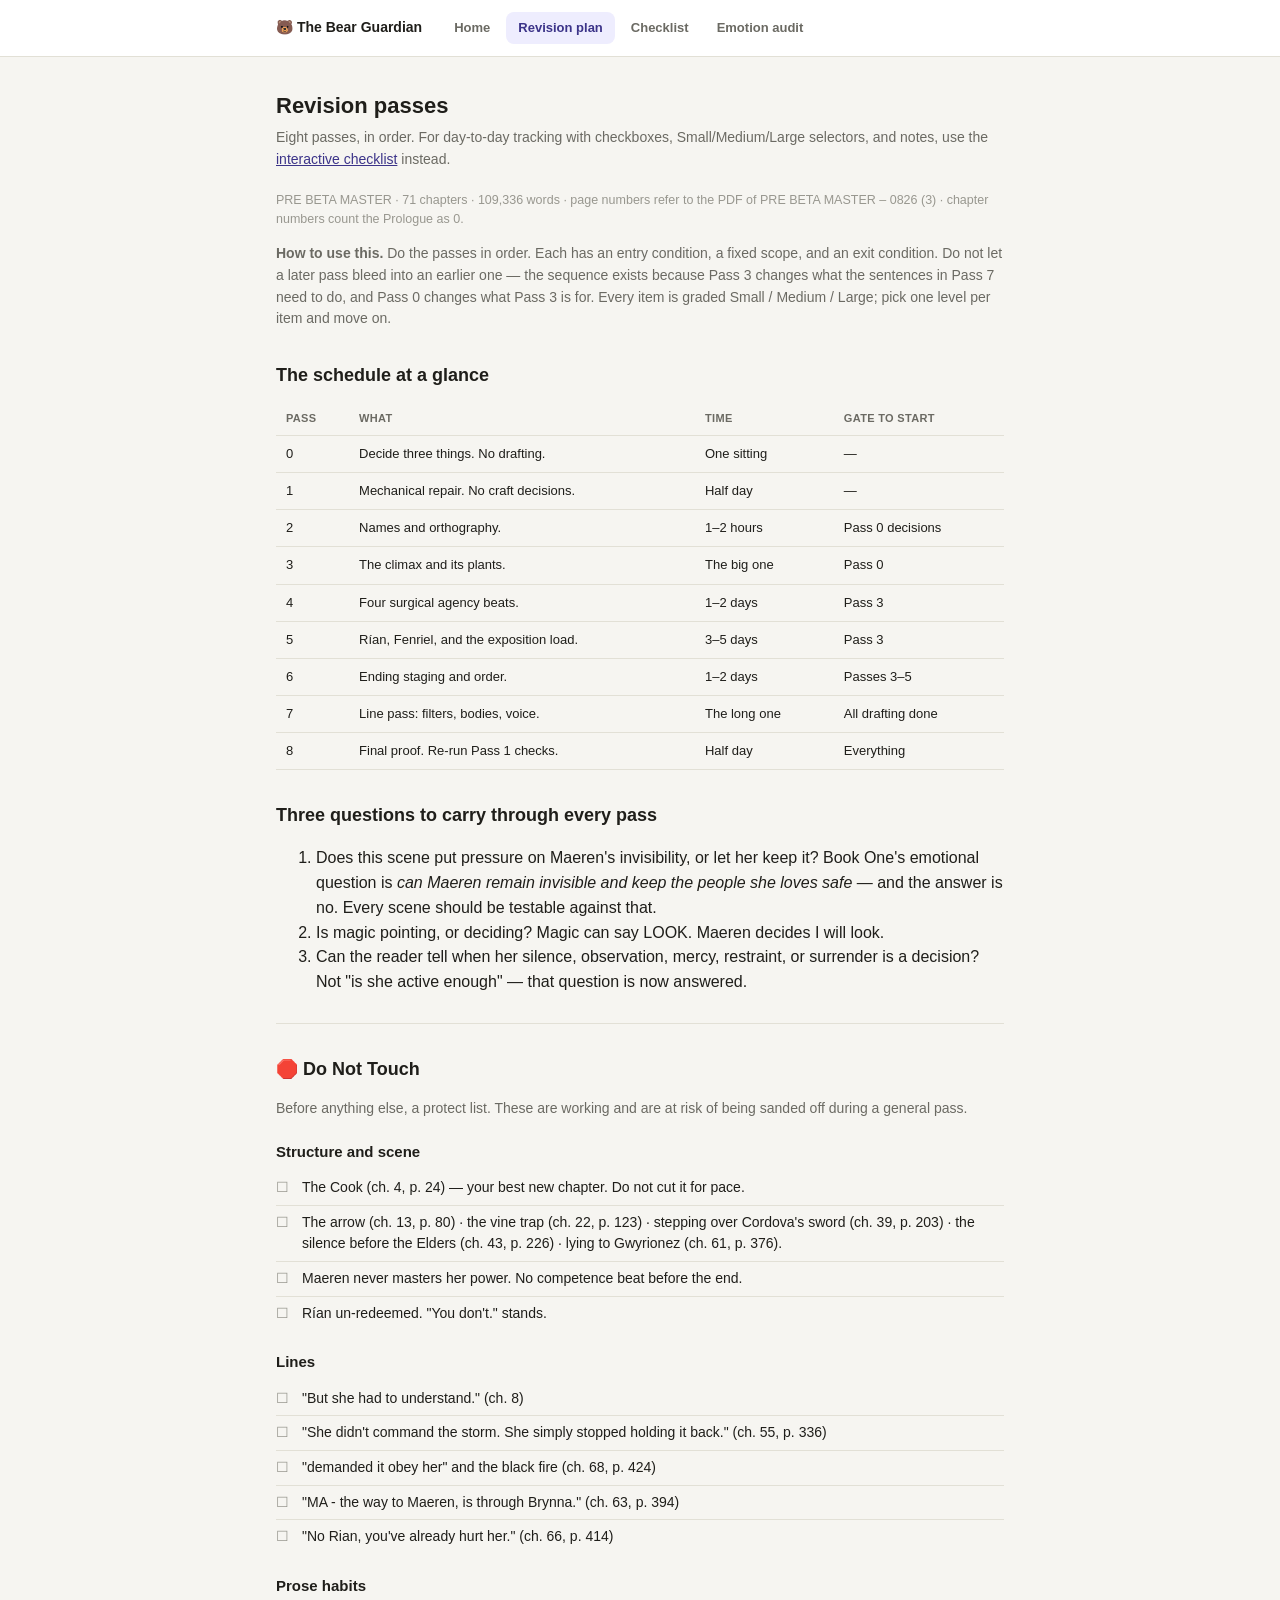
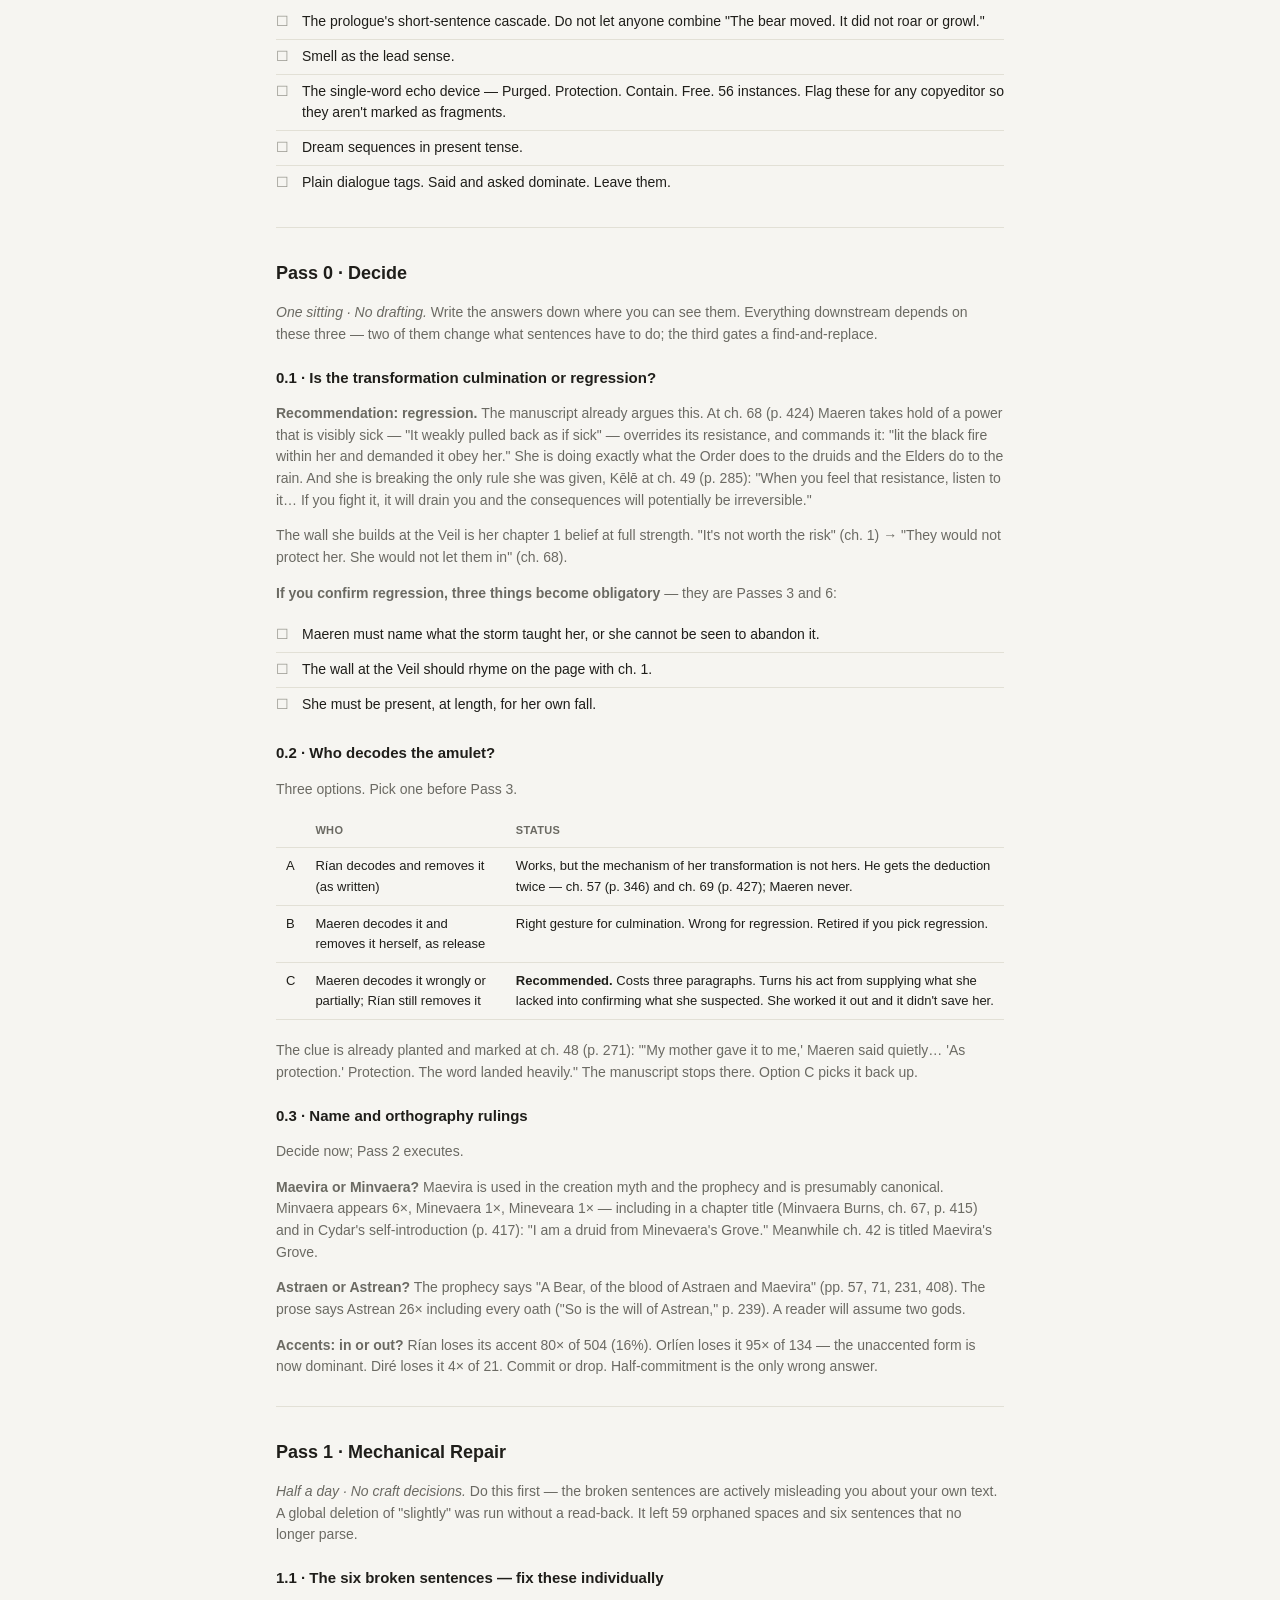
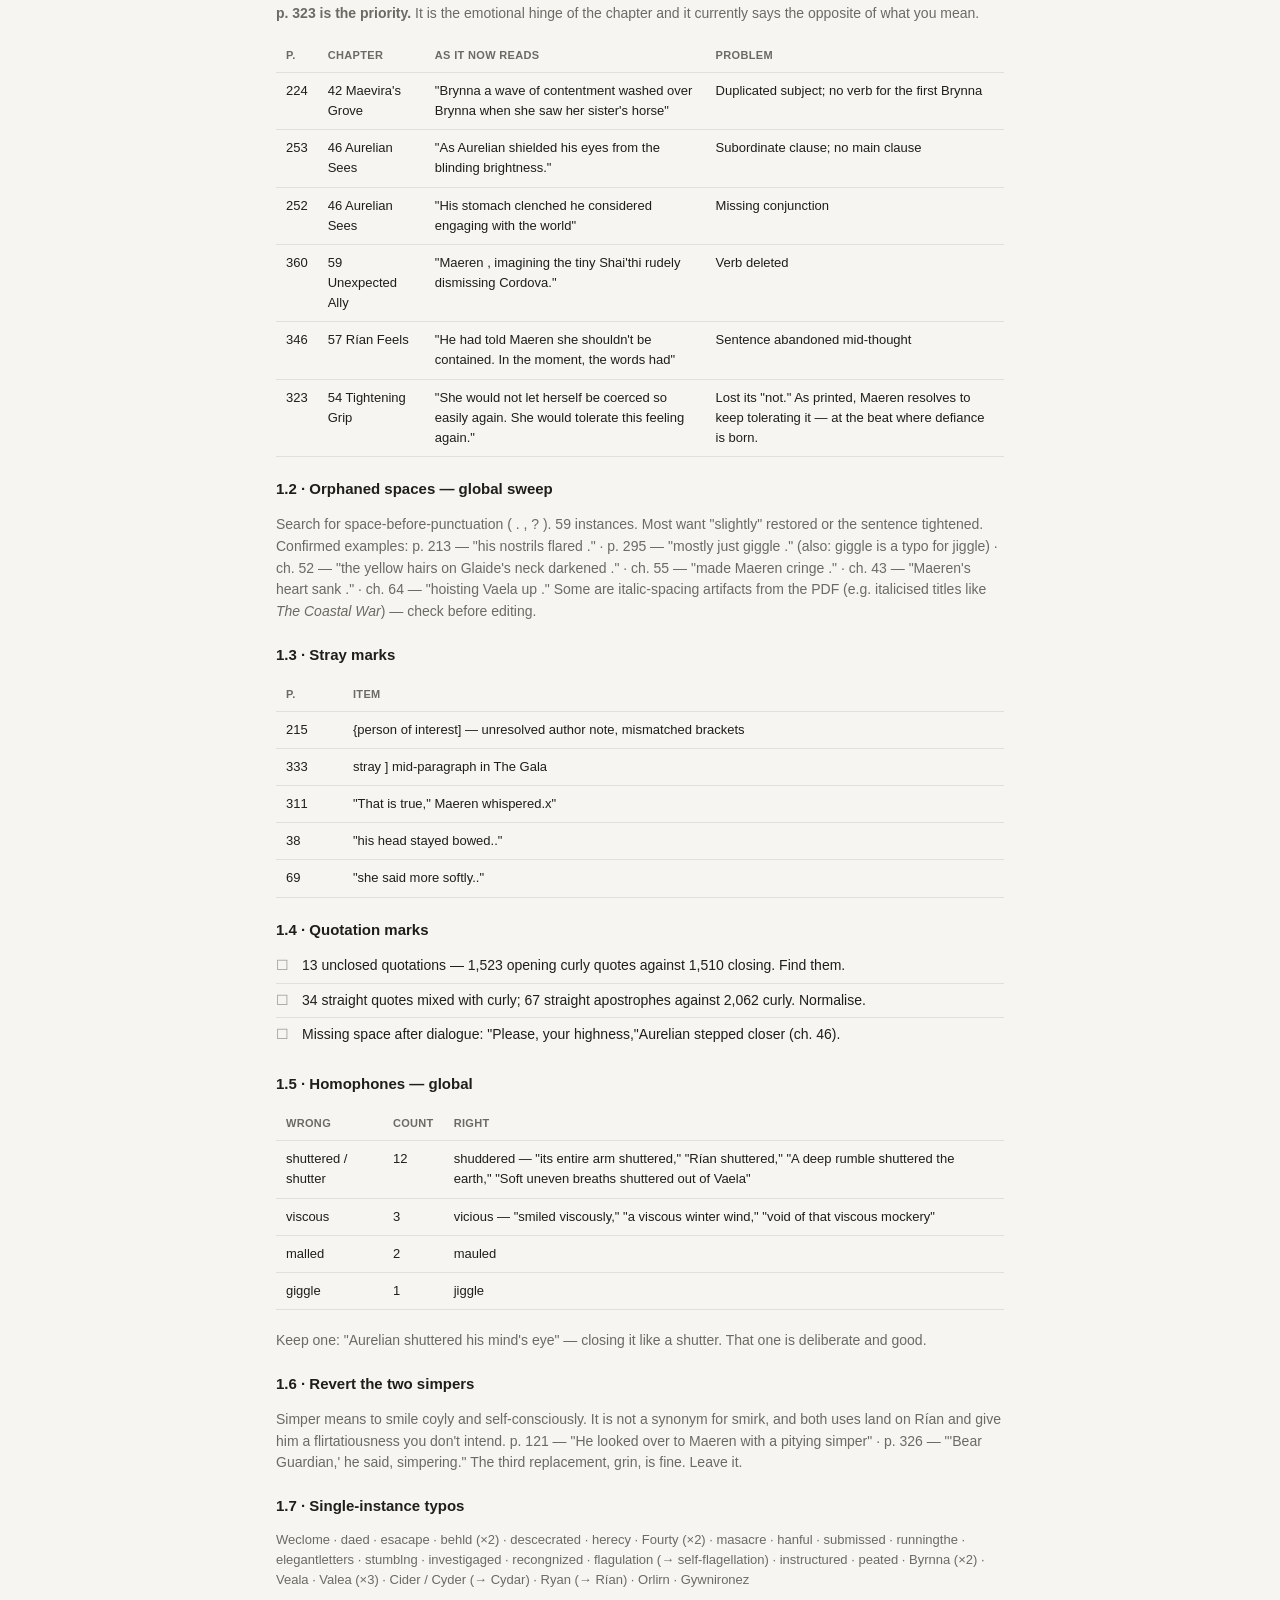
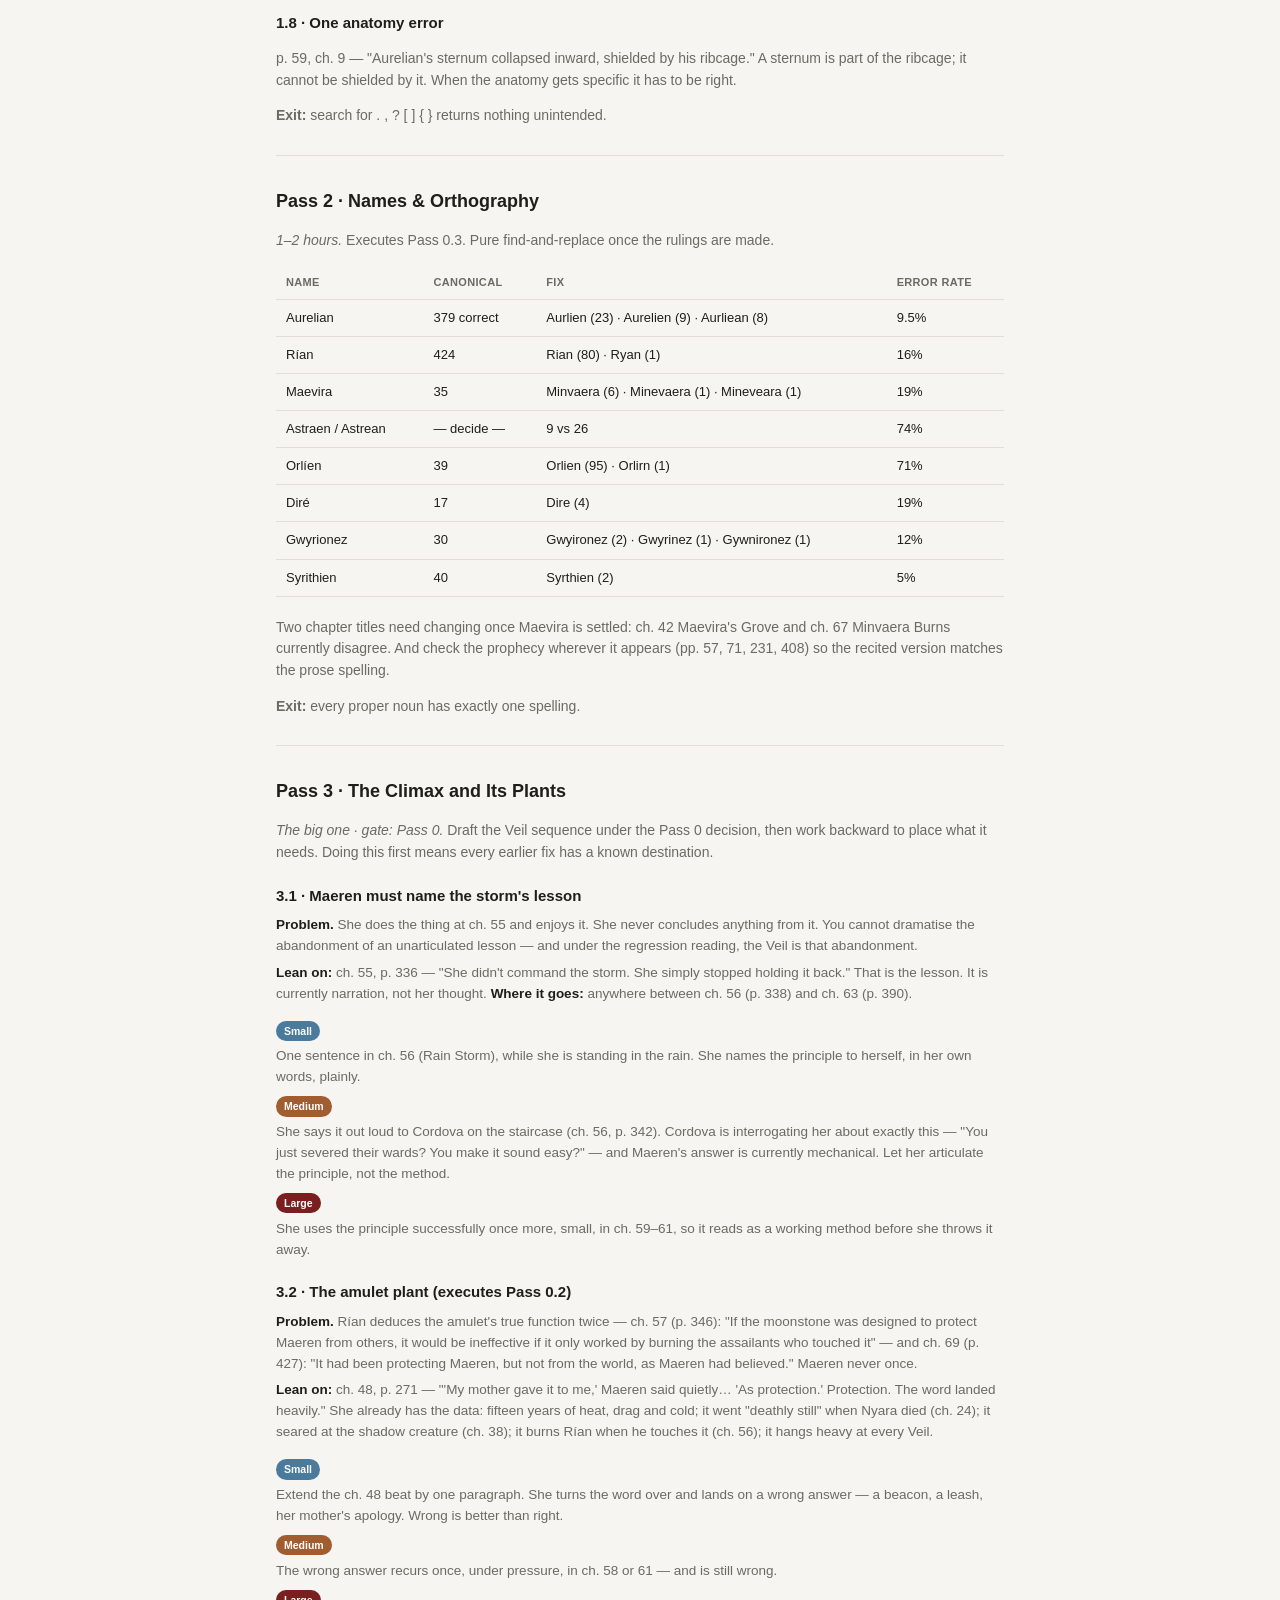
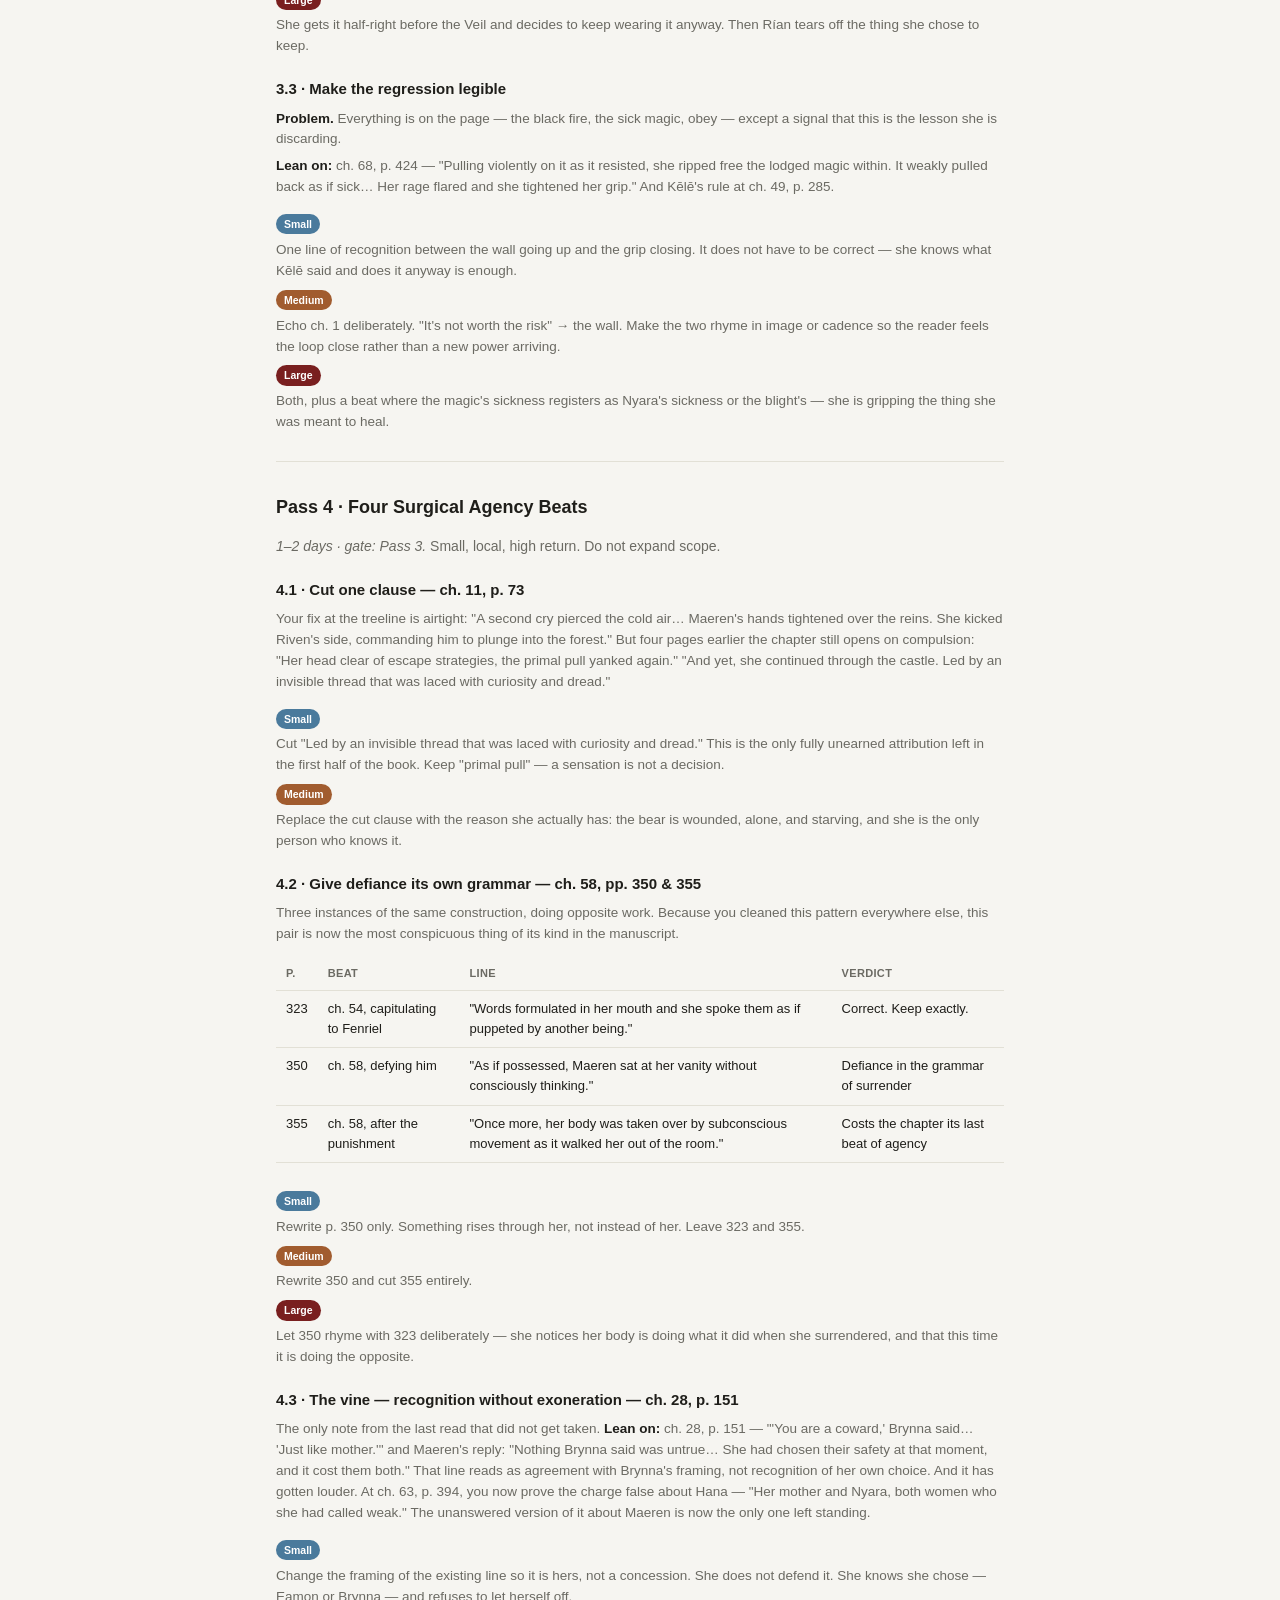
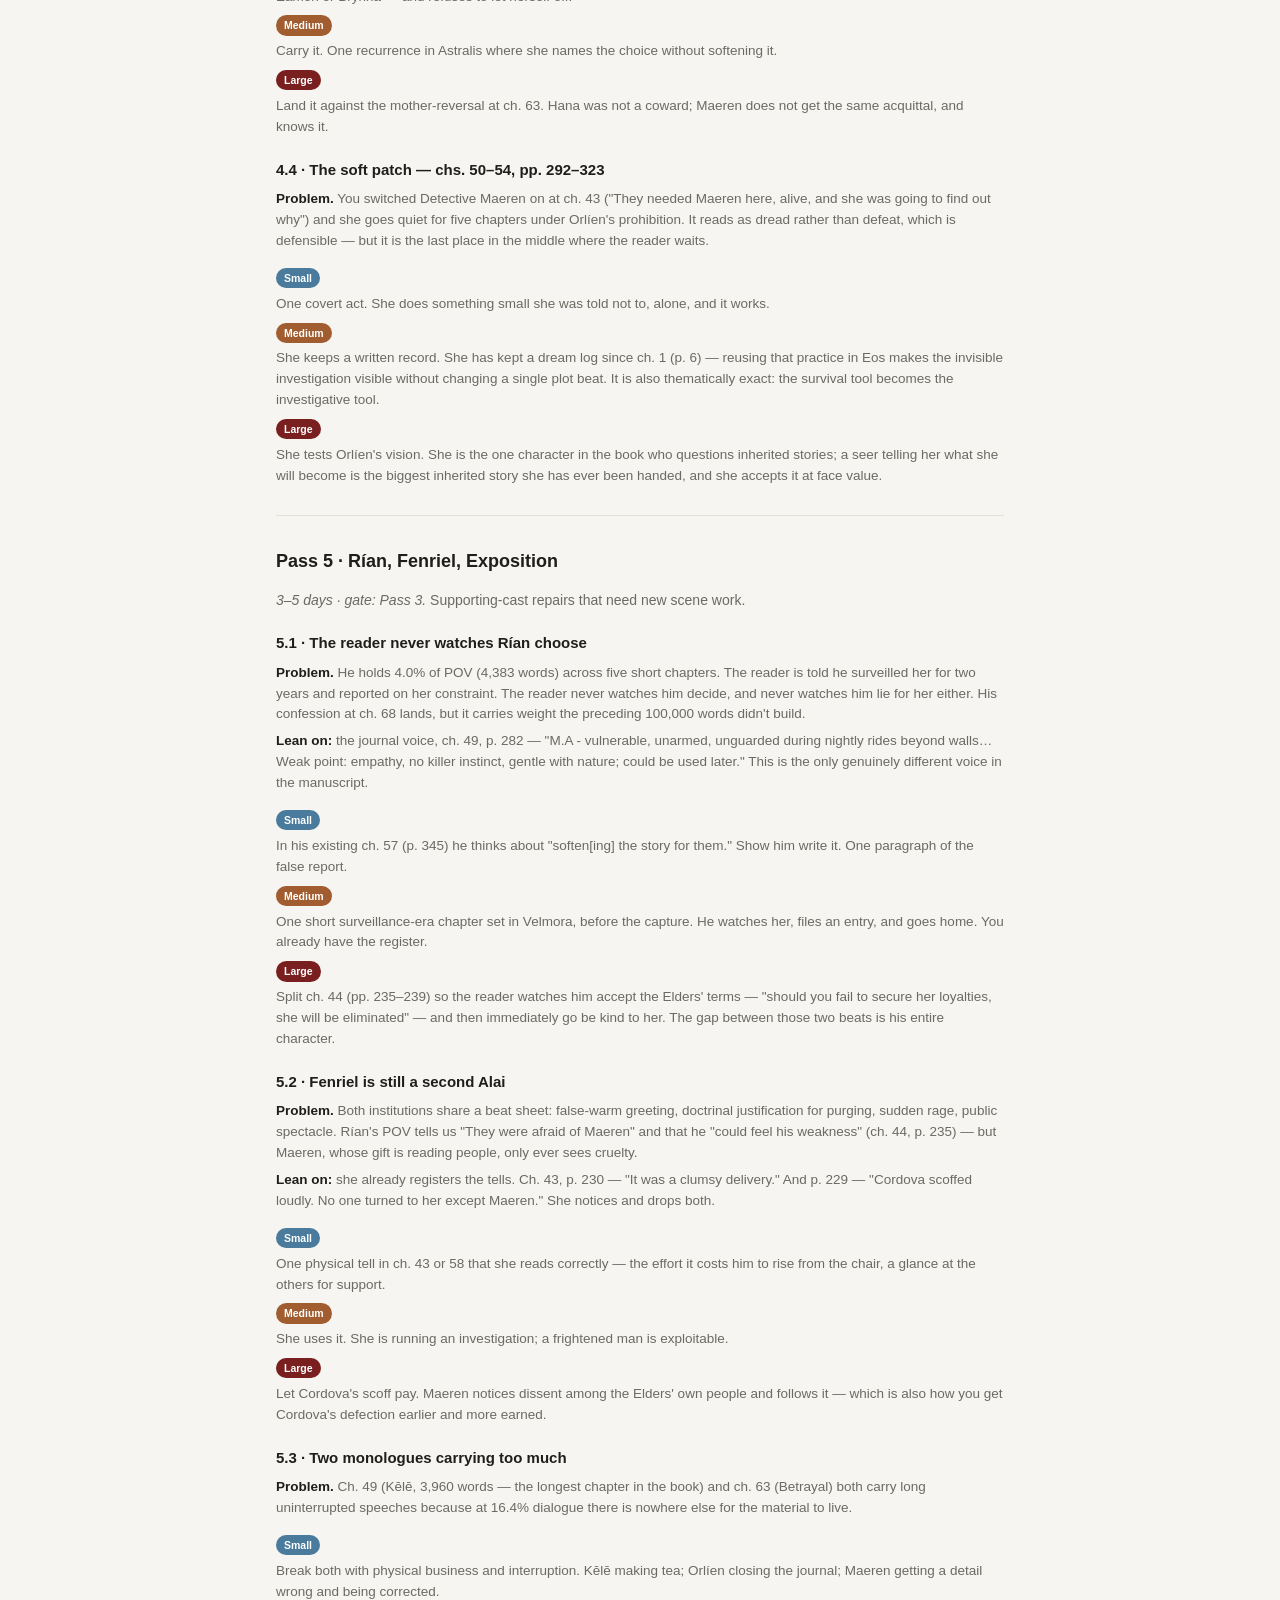
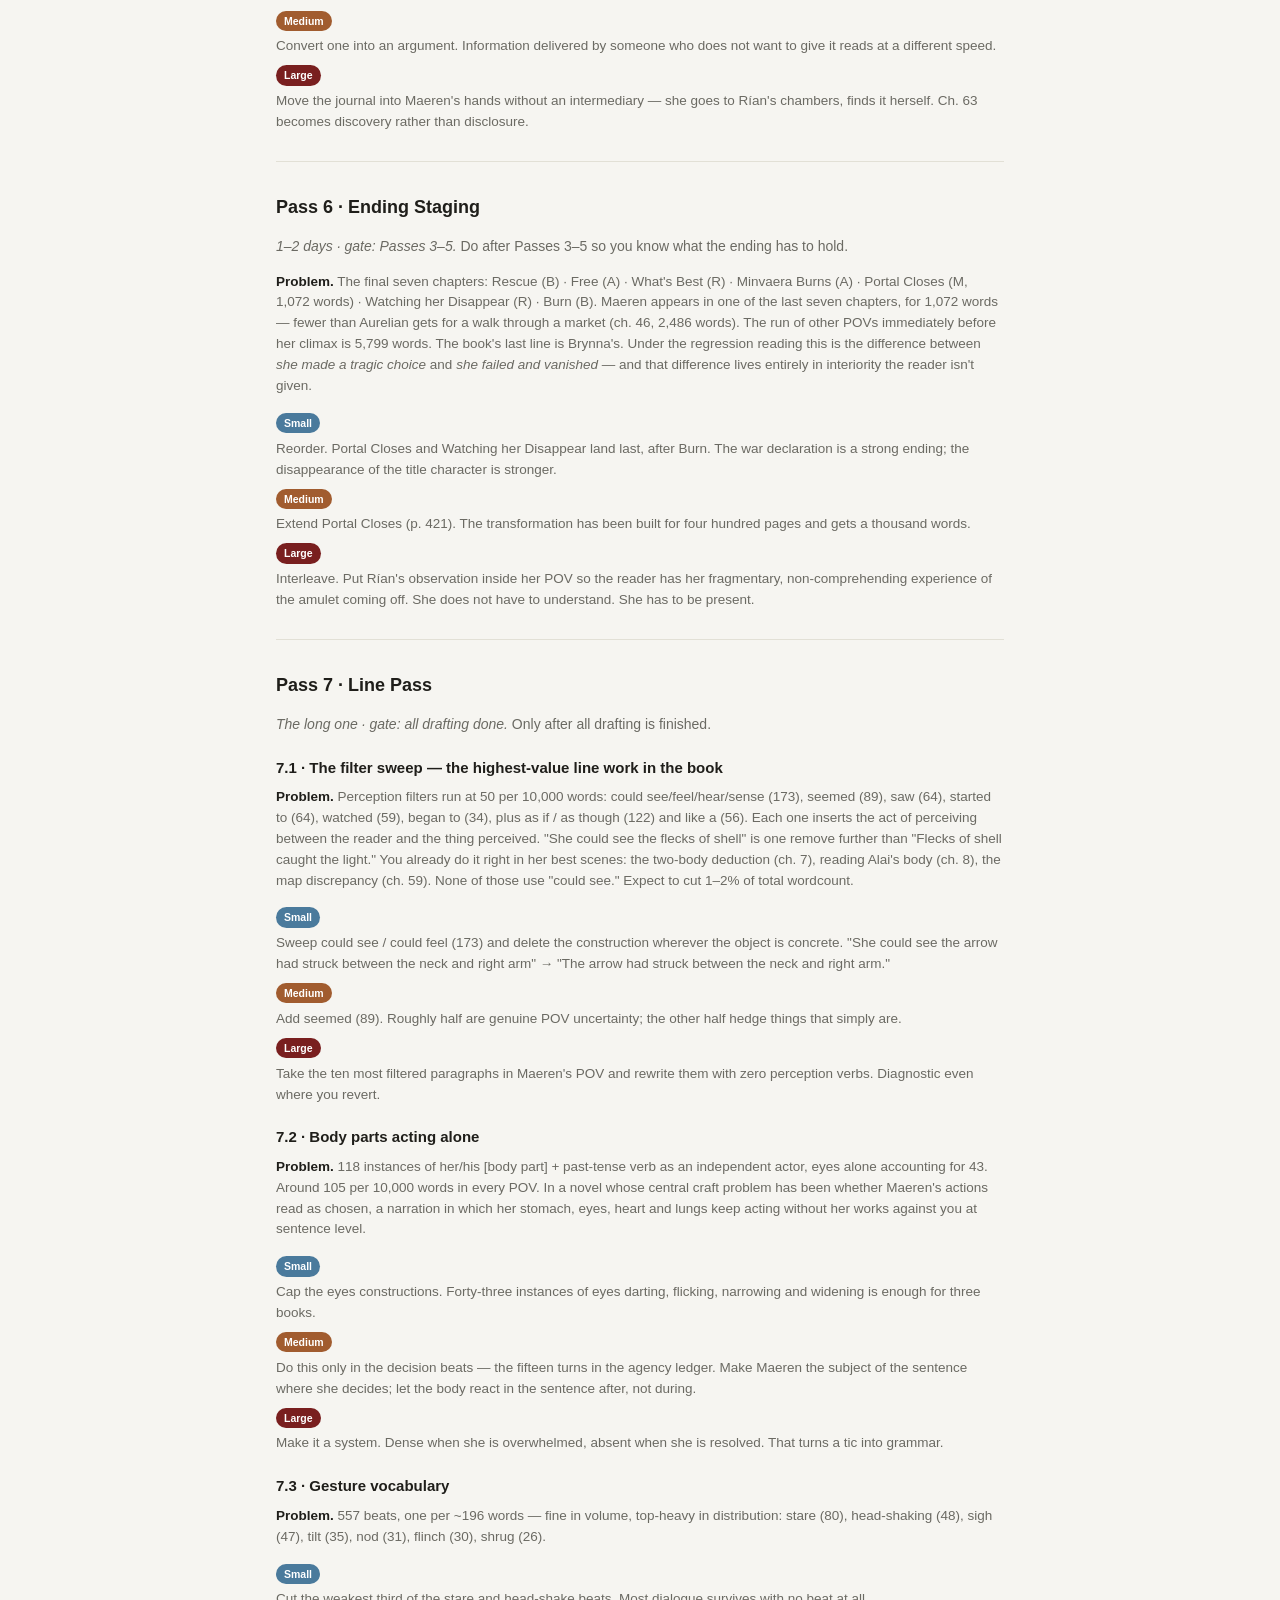
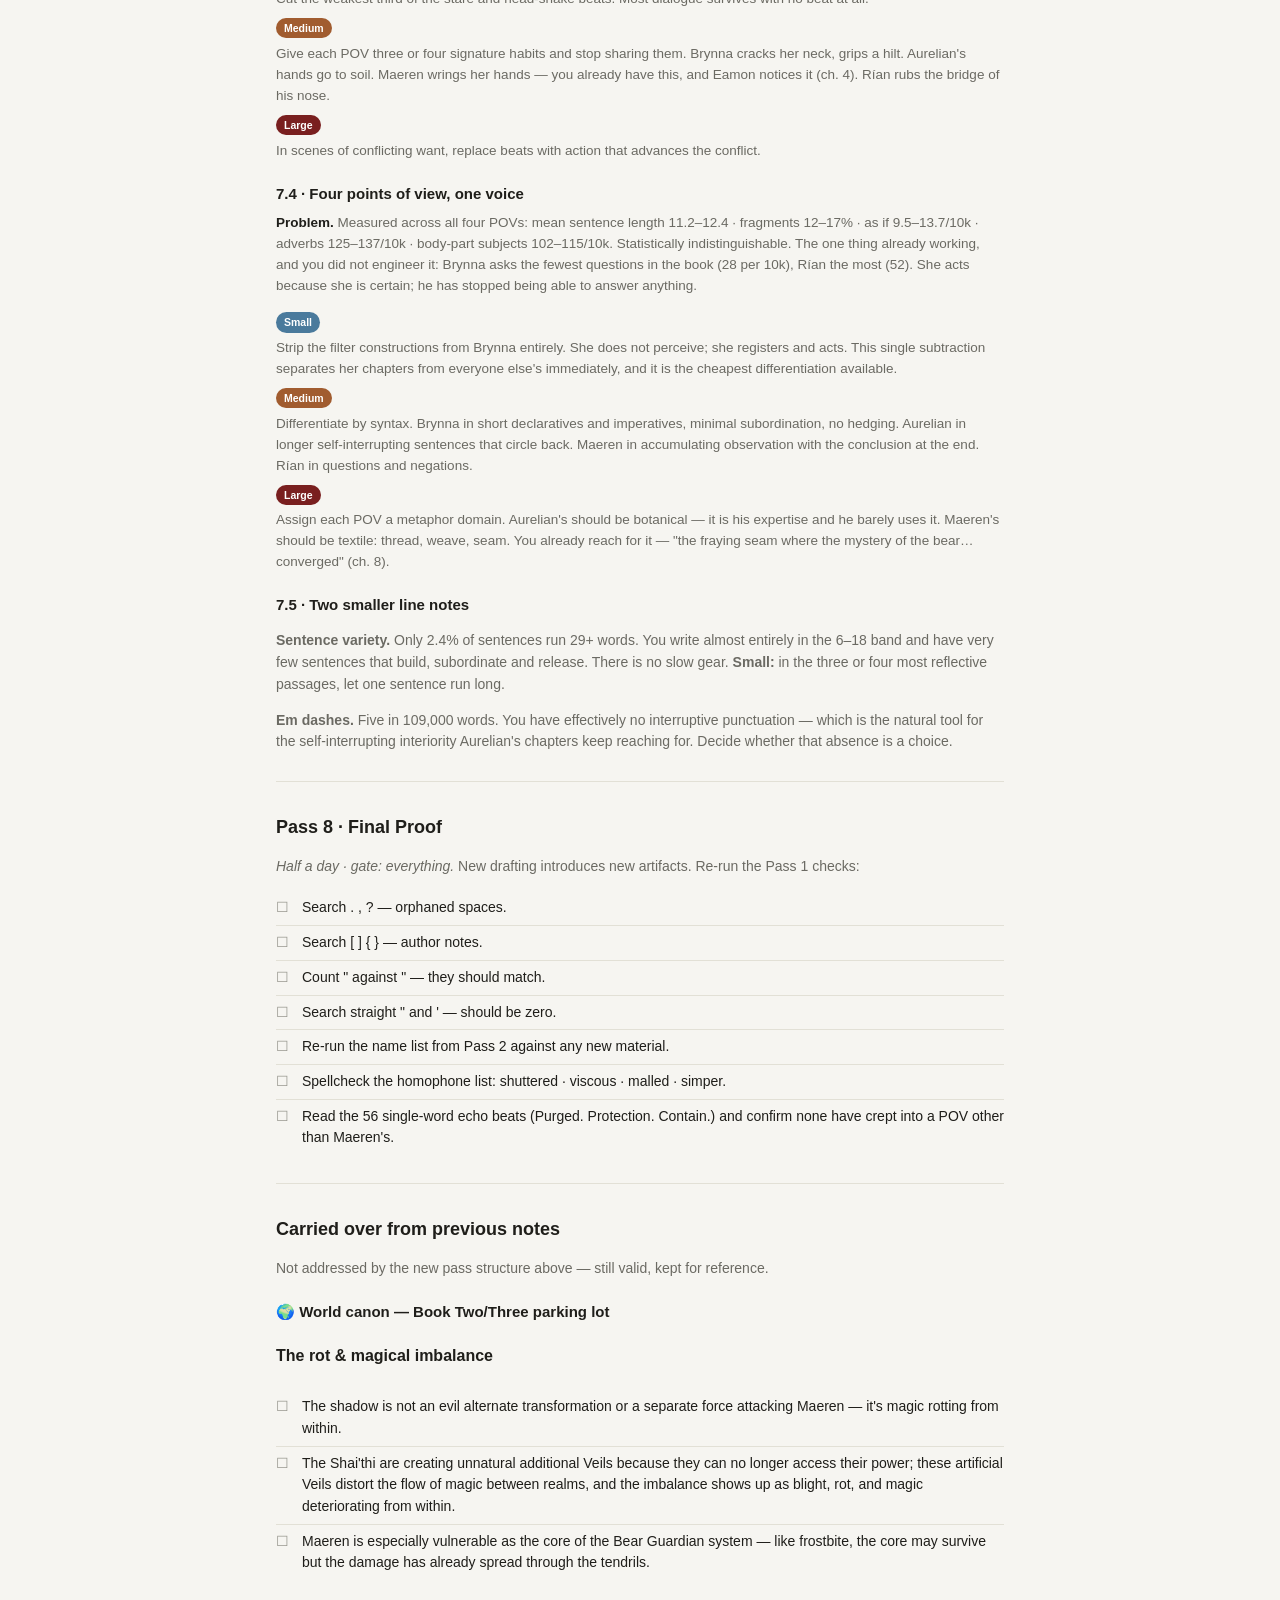
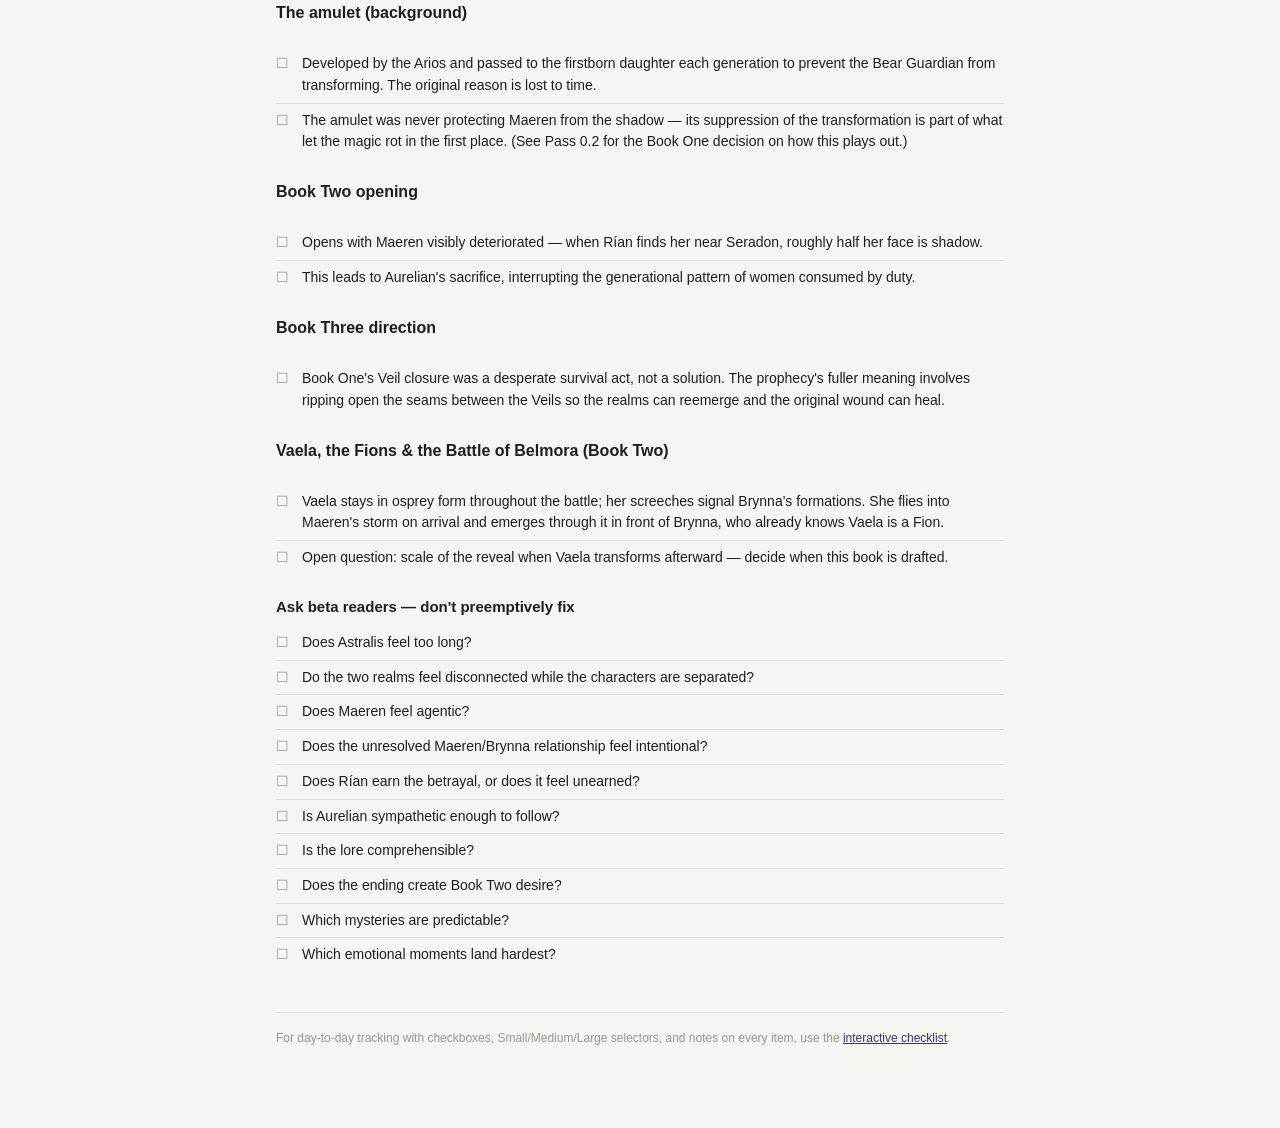
<file: schedule.html>
<!DOCTYPE html>
<html lang="en">
<head>
<meta charset="UTF-8">
<title>Revision Passes — The Bear Guardian</title>
<link rel="stylesheet" href="styles.css">
<style>
  dl.grades{margin:8px 0 0;}
  dl.grades dt{
    display:inline-block;font-size:10.5px;font-weight:700;color:#fff;
    padding:2px 8px;border-radius:99px;margin-top:8px;
  }
  dl.grades dt.small{background:#4a7a9c;}
  dl.grades dt.medium{background:#a15c2f;}
  dl.grades dt.large{background:#791f1f;}
  dl.grades dd{margin:4px 0 0;font-size:13.5px;color:var(--text-secondary);}
  .lean{font-size:13.5px;color:var(--text-secondary);margin:6px 0;}
  .lean .lbl{font-weight:700;color:var(--text-primary);}
  .recommended-tag{
    font-size:10.5px;font-weight:700;color:var(--done);background:var(--done-bg);
    padding:1px 8px;border-radius:99px;margin-left:6px;
  }
</style>
</head>
<body>

<nav class="site-nav">
  <div class="nav-inner">
    <a href="index.html" class="nav-brand">🐻 The Bear Guardian</a>
    <div class="nav-links">
      <a href="index.html" class="nav-link">Home</a>
      <a href="schedule.html" class="nav-link active">Revision plan</a>
      <a href="checklist.html" class="nav-link">Checklist</a>
      <a href="emotion-redundancy.html" class="nav-link">Emotion audit</a>
    </div>
  </div>
</nav>

<div class="wrap">
  <h1>Revision passes</h1>
  <p class="subtitle">Eight passes, in order. For day-to-day tracking with checkboxes, Small/Medium/Large selectors, and notes, use the <a href="checklist.html">interactive checklist</a> instead.</p>
  <p style="font-size:12.5px;color:var(--text-muted);">PRE BETA MASTER · 71 chapters · 109,336 words · page numbers refer to the PDF of PRE BETA MASTER – 0826 (3) · chapter numbers count the Prologue as 0.</p>

  <p><strong>How to use this.</strong> Do the passes in order. Each has an entry condition, a fixed scope, and an exit condition. Do not let a later pass bleed into an earlier one — the sequence exists because Pass 3 changes what the sentences in Pass 7 need to do, and Pass 0 changes what Pass 3 is for. Every item is graded Small / Medium / Large; pick one level per item and move on.</p>

  <h2>The schedule at a glance</h2>
  <table class="plain">
    <tr><th>Pass</th><th>What</th><th>Time</th><th>Gate to start</th></tr>
    <tr><td>0</td><td>Decide three things. No drafting.</td><td>One sitting</td><td>—</td></tr>
    <tr><td>1</td><td>Mechanical repair. No craft decisions.</td><td>Half day</td><td>—</td></tr>
    <tr><td>2</td><td>Names and orthography.</td><td>1–2 hours</td><td>Pass 0 decisions</td></tr>
    <tr><td>3</td><td>The climax and its plants.</td><td>The big one</td><td>Pass 0</td></tr>
    <tr><td>4</td><td>Four surgical agency beats.</td><td>1–2 days</td><td>Pass 3</td></tr>
    <tr><td>5</td><td>Rían, Fenriel, and the exposition load.</td><td>3–5 days</td><td>Pass 3</td></tr>
    <tr><td>6</td><td>Ending staging and order.</td><td>1–2 days</td><td>Passes 3–5</td></tr>
    <tr><td>7</td><td>Line pass: filters, bodies, voice.</td><td>The long one</td><td>All drafting done</td></tr>
    <tr><td>8</td><td>Final proof. Re-run Pass 1 checks.</td><td>Half day</td><td>Everything</td></tr>
  </table>

  <h2>Three questions to carry through every pass</h2>
  <ol>
    <li>Does this scene put pressure on Maeren's invisibility, or let her keep it? Book One's emotional question is <em>can Maeren remain invisible and keep the people she loves safe</em> — and the answer is no. Every scene should be testable against that.</li>
    <li>Is magic pointing, or deciding? Magic can say LOOK. Maeren decides I will look.</li>
    <li>Can the reader tell when her silence, observation, mercy, restraint, or surrender is a decision? Not "is she active enough" — that question is now answered.</li>
  </ol>

  <hr class="divider">

  <h2>🛑 Do Not Touch</h2>
  <p>Before anything else, a protect list. These are working and are at risk of being sanded off during a general pass.</p>

  <h3>Structure and scene</h3>
  <ul class="static-check">
    <li>The Cook (ch. 4, p. 24) — your best new chapter. Do not cut it for pace.</li>
    <li>The arrow (ch. 13, p. 80) · the vine trap (ch. 22, p. 123) · stepping over Cordova's sword (ch. 39, p. 203) · the silence before the Elders (ch. 43, p. 226) · lying to Gwyrionez (ch. 61, p. 376).</li>
    <li>Maeren never masters her power. No competence beat before the end.</li>
    <li>Rían un-redeemed. "You don't." stands.</li>
  </ul>

  <h3>Lines</h3>
  <ul class="static-check">
    <li>"But she had to understand." (ch. 8)</li>
    <li>"She didn't command the storm. She simply stopped holding it back." (ch. 55, p. 336)</li>
    <li>"demanded it obey her" and the black fire (ch. 68, p. 424)</li>
    <li>"MA - the way to Maeren, is through Brynna." (ch. 63, p. 394)</li>
    <li>"No Rian, you've already hurt her." (ch. 66, p. 414)</li>
  </ul>

  <h3>Prose habits</h3>
  <ul class="static-check">
    <li>The prologue's short-sentence cascade. Do not let anyone combine "The bear moved. It did not roar or growl."</li>
    <li>Smell as the lead sense.</li>
    <li>The single-word echo device — Purged. Protection. Contain. Free. 56 instances. Flag these for any copyeditor so they aren't marked as fragments.</li>
    <li>Dream sequences in present tense.</li>
    <li>Plain dialogue tags. Said and asked dominate. Leave them.</li>
  </ul>

  <hr class="divider">

  <h2>Pass 0 · Decide</h2>
  <p><em>One sitting · No drafting.</em> Write the answers down where you can see them. Everything downstream depends on these three — two of them change what sentences have to do; the third gates a find-and-replace.</p>

  <h3>0.1 · Is the transformation culmination or regression?</h3>
  <p><strong>Recommendation: regression.</strong> The manuscript already argues this. At ch. 68 (p. 424) Maeren takes hold of a power that is visibly sick — "It weakly pulled back as if sick" — overrides its resistance, and commands it: "lit the black fire within her and demanded it obey her." She is doing exactly what the Order does to the druids and the Elders do to the rain. And she is breaking the only rule she was given, Kēlē at ch. 49 (p. 285): "When you feel that resistance, listen to it… If you fight it, it will drain you and the consequences will potentially be irreversible."</p>
  <p>The wall she builds at the Veil is her chapter 1 belief at full strength. "It's not worth the risk" (ch. 1) → "They would not protect her. She would not let them in" (ch. 68).</p>
  <p><strong>If you confirm regression, three things become obligatory</strong> — they are Passes 3 and 6:</p>
  <ul class="static-check">
    <li>Maeren must name what the storm taught her, or she cannot be seen to abandon it.</li>
    <li>The wall at the Veil should rhyme on the page with ch. 1.</li>
    <li>She must be present, at length, for her own fall.</li>
  </ul>

  <h3>0.2 · Who decodes the amulet?</h3>
  <p>Three options. Pick one before Pass 3.</p>
  <table class="plain">
    <tr><th></th><th>Who</th><th>Status</th></tr>
    <tr><td>A</td><td>Rían decodes and removes it (as written)</td><td>Works, but the mechanism of her transformation is not hers. He gets the deduction twice — ch. 57 (p. 346) and ch. 69 (p. 427); Maeren never.</td></tr>
    <tr><td>B</td><td>Maeren decodes it and removes it herself, as release</td><td>Right gesture for culmination. Wrong for regression. Retired if you pick regression.</td></tr>
    <tr><td>C</td><td>Maeren decodes it wrongly or partially; Rían still removes it</td><td><strong>Recommended.</strong> Costs three paragraphs. Turns his act from supplying what she lacked into confirming what she suspected. She worked it out and it didn't save her.</td></tr>
  </table>
  <p>The clue is already planted and marked at ch. 48 (p. 271): "'My mother gave it to me,' Maeren said quietly… 'As protection.' Protection. The word landed heavily." The manuscript stops there. Option C picks it back up.</p>

  <h3>0.3 · Name and orthography rulings</h3>
  <p>Decide now; Pass 2 executes.</p>
  <p><strong>Maevira or Minvaera?</strong> Maevira is used in the creation myth and the prophecy and is presumably canonical. Minvaera appears 6×, Minevaera 1×, Mineveara 1× — including in a chapter title (Minvaera Burns, ch. 67, p. 415) and in Cydar's self-introduction (p. 417): "I am a druid from Minevaera's Grove." Meanwhile ch. 42 is titled Maevira's Grove.</p>
  <p><strong>Astraen or Astrean?</strong> The prophecy says "A Bear, of the blood of Astraen and Maevira" (pp. 57, 71, 231, 408). The prose says Astrean 26× including every oath ("So is the will of Astrean," p. 239). A reader will assume two gods.</p>
  <p><strong>Accents: in or out?</strong> Rían loses its accent 80× of 504 (16%). Orlíen loses it 95× of 134 — the unaccented form is now dominant. Diré loses it 4× of 21. Commit or drop. Half-commitment is the only wrong answer.</p>

  <hr class="divider">

  <h2>Pass 1 · Mechanical Repair</h2>
  <p><em>Half a day · No craft decisions.</em> Do this first — the broken sentences are actively misleading you about your own text. A global deletion of "slightly" was run without a read-back. It left 59 orphaned spaces and six sentences that no longer parse.</p>

  <h3>1.1 · The six broken sentences — fix these individually</h3>
  <p><strong>p. 323 is the priority.</strong> It is the emotional hinge of the chapter and it currently says the opposite of what you mean.</p>
  <table class="plain">
    <tr><th>p.</th><th>Chapter</th><th>As it now reads</th><th>Problem</th></tr>
    <tr><td>224</td><td>42 Maevira's Grove</td><td>"Brynna a wave of contentment washed over Brynna when she saw her sister's horse"</td><td>Duplicated subject; no verb for the first Brynna</td></tr>
    <tr><td>253</td><td>46 Aurelian Sees</td><td>"As Aurelian shielded his eyes from the blinding brightness."</td><td>Subordinate clause; no main clause</td></tr>
    <tr><td>252</td><td>46 Aurelian Sees</td><td>"His stomach clenched he considered engaging with the world"</td><td>Missing conjunction</td></tr>
    <tr><td>360</td><td>59 Unexpected Ally</td><td>"Maeren , imagining the tiny Shai'thi rudely dismissing Cordova."</td><td>Verb deleted</td></tr>
    <tr><td>346</td><td>57 Rían Feels</td><td>"He had told Maeren she shouldn't be contained. In the moment, the words had"</td><td>Sentence abandoned mid-thought</td></tr>
    <tr><td>323</td><td>54 Tightening Grip</td><td>"She would not let herself be coerced so easily again. She would tolerate this feeling again."</td><td>Lost its "not." As printed, Maeren resolves to keep tolerating it — at the beat where defiance is born.</td></tr>
  </table>

  <h3>1.2 · Orphaned spaces — global sweep</h3>
  <p>Search for space-before-punctuation ( . , ? ). 59 instances. Most want "slightly" restored or the sentence tightened. Confirmed examples: p. 213 — "his nostrils flared ." · p. 295 — "mostly just giggle ." (also: giggle is a typo for jiggle) · ch. 52 — "the yellow hairs on Glaide's neck darkened ." · ch. 55 — "made Maeren cringe ." · ch. 43 — "Maeren's heart sank ." · ch. 64 — "hoisting Vaela up ." Some are italic-spacing artifacts from the PDF (e.g. italicised titles like <em>The Coastal War</em>) — check before editing.</p>

  <h3>1.3 · Stray marks</h3>
  <table class="plain">
    <tr><th>p.</th><th>Item</th></tr>
    <tr><td>215</td><td>{person of interest] — unresolved author note, mismatched brackets</td></tr>
    <tr><td>333</td><td>stray ] mid-paragraph in The Gala</td></tr>
    <tr><td>311</td><td>"That is true," Maeren whispered.x"</td></tr>
    <tr><td>38</td><td>"his head stayed bowed.."</td></tr>
    <tr><td>69</td><td>"she said more softly.."</td></tr>
  </table>

  <h3>1.4 · Quotation marks</h3>
  <ul class="static-check">
    <li>13 unclosed quotations — 1,523 opening curly quotes against 1,510 closing. Find them.</li>
    <li>34 straight quotes mixed with curly; 67 straight apostrophes against 2,062 curly. Normalise.</li>
    <li>Missing space after dialogue: "Please, your highness,"Aurelian stepped closer (ch. 46).</li>
  </ul>

  <h3>1.5 · Homophones — global</h3>
  <table class="plain">
    <tr><th>Wrong</th><th>Count</th><th>Right</th></tr>
    <tr><td>shuttered / shutter</td><td>12</td><td>shuddered — "its entire arm shuttered," "Rían shuttered," "A deep rumble shuttered the earth," "Soft uneven breaths shuttered out of Vaela"</td></tr>
    <tr><td>viscous</td><td>3</td><td>vicious — "smiled viscously," "a viscous winter wind," "void of that viscous mockery"</td></tr>
    <tr><td>malled</td><td>2</td><td>mauled</td></tr>
    <tr><td>giggle</td><td>1</td><td>jiggle</td></tr>
  </table>
  <p>Keep one: "Aurelian shuttered his mind's eye" — closing it like a shutter. That one is deliberate and good.</p>

  <h3>1.6 · Revert the two simpers</h3>
  <p>Simper means to smile coyly and self-consciously. It is not a synonym for smirk, and both uses land on Rían and give him a flirtatiousness you don't intend. p. 121 — "He looked over to Maeren with a pitying simper" · p. 326 — "'Bear Guardian,' he said, simpering." The third replacement, grin, is fine. Leave it.</p>

  <h3>1.7 · Single-instance typos</h3>
  <p style="font-size:13px;color:var(--text-secondary);">Weclome · daed · esacape · behld (×2) · descecrated · herecy · Fourty (×2) · masacre · hanful · submissed · runningthe · elegantletters · stumblng · investigaged · recongnized · flagulation (→ self-flagellation) · instructured · peated · Byrnna (×2) · Veala · Valea (×3) · Cider / Cyder (→ Cydar) · Ryan (→ Rían) · Orlirn · Gywnironez</p>

  <h3>1.8 · One anatomy error</h3>
  <p>p. 59, ch. 9 — "Aurelian's sternum collapsed inward, shielded by his ribcage." A sternum is part of the ribcage; it cannot be shielded by it. When the anatomy gets specific it has to be right.</p>

  <p><strong>Exit:</strong> search for . , ? [ ] { } returns nothing unintended.</p>

  <hr class="divider">

  <h2>Pass 2 · Names &amp; Orthography</h2>
  <p><em>1–2 hours.</em> Executes Pass 0.3. Pure find-and-replace once the rulings are made.</p>
  <table class="plain">
    <tr><th>Name</th><th>Canonical</th><th>Fix</th><th>Error rate</th></tr>
    <tr><td>Aurelian</td><td>379 correct</td><td>Aurlien (23) · Aurelien (9) · Aurliean (8)</td><td>9.5%</td></tr>
    <tr><td>Rían</td><td>424</td><td>Rian (80) · Ryan (1)</td><td>16%</td></tr>
    <tr><td>Maevira</td><td>35</td><td>Minvaera (6) · Minevaera (1) · Mineveara (1)</td><td>19%</td></tr>
    <tr><td>Astraen / Astrean</td><td>— decide —</td><td>9 vs 26</td><td>74%</td></tr>
    <tr><td>Orlíen</td><td>39</td><td>Orlien (95) · Orlirn (1)</td><td>71%</td></tr>
    <tr><td>Diré</td><td>17</td><td>Dire (4)</td><td>19%</td></tr>
    <tr><td>Gwyrionez</td><td>30</td><td>Gwyironez (2) · Gwyrinez (1) · Gywnironez (1)</td><td>12%</td></tr>
    <tr><td>Syrithien</td><td>40</td><td>Syrthien (2)</td><td>5%</td></tr>
  </table>
  <p>Two chapter titles need changing once Maevira is settled: ch. 42 Maevira's Grove and ch. 67 Minvaera Burns currently disagree. And check the prophecy wherever it appears (pp. 57, 71, 231, 408) so the recited version matches the prose spelling.</p>
  <p><strong>Exit:</strong> every proper noun has exactly one spelling.</p>

  <hr class="divider">

  <h2>Pass 3 · The Climax and Its Plants</h2>
  <p><em>The big one · gate: Pass 0.</em> Draft the Veil sequence under the Pass 0 decision, then work backward to place what it needs. Doing this first means every earlier fix has a known destination.</p>

  <h3>3.1 · Maeren must name the storm's lesson</h3>
  <p class="lean"><span class="lbl">Problem.</span> She does the thing at ch. 55 and enjoys it. She never concludes anything from it. You cannot dramatise the abandonment of an unarticulated lesson — and under the regression reading, the Veil is that abandonment.</p>
  <p class="lean"><span class="lbl">Lean on:</span> ch. 55, p. 336 — "She didn't command the storm. She simply stopped holding it back." That is the lesson. It is currently narration, not her thought. <span class="lbl">Where it goes:</span> anywhere between ch. 56 (p. 338) and ch. 63 (p. 390).</p>
  <dl class="grades">
    <dt class="small">Small</dt><dd>One sentence in ch. 56 (Rain Storm), while she is standing in the rain. She names the principle to herself, in her own words, plainly.</dd>
    <dt class="medium">Medium</dt><dd>She says it out loud to Cordova on the staircase (ch. 56, p. 342). Cordova is interrogating her about exactly this — "You just severed their wards? You make it sound easy?" — and Maeren's answer is currently mechanical. Let her articulate the principle, not the method.</dd>
    <dt class="large">Large</dt><dd>She uses the principle successfully once more, small, in ch. 59–61, so it reads as a working method before she throws it away.</dd>
  </dl>

  <h3>3.2 · The amulet plant (executes Pass 0.2)</h3>
  <p class="lean"><span class="lbl">Problem.</span> Rían deduces the amulet's true function twice — ch. 57 (p. 346): "If the moonstone was designed to protect Maeren from others, it would be ineffective if it only worked by burning the assailants who touched it" — and ch. 69 (p. 427): "It had been protecting Maeren, but not from the world, as Maeren had believed." Maeren never once.</p>
  <p class="lean"><span class="lbl">Lean on:</span> ch. 48, p. 271 — "'My mother gave it to me,' Maeren said quietly… 'As protection.' Protection. The word landed heavily." She already has the data: fifteen years of heat, drag and cold; it went "deathly still" when Nyara died (ch. 24); it seared at the shadow creature (ch. 38); it burns Rían when he touches it (ch. 56); it hangs heavy at every Veil.</p>
  <dl class="grades">
    <dt class="small">Small</dt><dd>Extend the ch. 48 beat by one paragraph. She turns the word over and lands on a wrong answer — a beacon, a leash, her mother's apology. Wrong is better than right.</dd>
    <dt class="medium">Medium</dt><dd>The wrong answer recurs once, under pressure, in ch. 58 or 61 — and is still wrong.</dd>
    <dt class="large">Large</dt><dd>She gets it half-right before the Veil and decides to keep wearing it anyway. Then Rían tears off the thing she chose to keep.</dd>
  </dl>

  <h3>3.3 · Make the regression legible</h3>
  <p class="lean"><span class="lbl">Problem.</span> Everything is on the page — the black fire, the sick magic, obey — except a signal that this is the lesson she is discarding.</p>
  <p class="lean"><span class="lbl">Lean on:</span> ch. 68, p. 424 — "Pulling violently on it as it resisted, she ripped free the lodged magic within. It weakly pulled back as if sick… Her rage flared and she tightened her grip." And Kēlē's rule at ch. 49, p. 285.</p>
  <dl class="grades">
    <dt class="small">Small</dt><dd>One line of recognition between the wall going up and the grip closing. It does not have to be correct — she knows what Kēlē said and does it anyway is enough.</dd>
    <dt class="medium">Medium</dt><dd>Echo ch. 1 deliberately. "It's not worth the risk" → the wall. Make the two rhyme in image or cadence so the reader feels the loop close rather than a new power arriving.</dd>
    <dt class="large">Large</dt><dd>Both, plus a beat where the magic's sickness registers as Nyara's sickness or the blight's — she is gripping the thing she was meant to heal.</dd>
  </dl>

  <hr class="divider">

  <h2>Pass 4 · Four Surgical Agency Beats</h2>
  <p><em>1–2 days · gate: Pass 3.</em> Small, local, high return. Do not expand scope.</p>

  <h3>4.1 · Cut one clause — ch. 11, p. 73</h3>
  <p class="lean">Your fix at the treeline is airtight: "A second cry pierced the cold air… Maeren's hands tightened over the reins. She kicked Riven's side, commanding him to plunge into the forest." But four pages earlier the chapter still opens on compulsion: "Her head clear of escape strategies, the primal pull yanked again." "And yet, she continued through the castle. Led by an invisible thread that was laced with curiosity and dread."</p>
  <dl class="grades">
    <dt class="small">Small</dt><dd>Cut "Led by an invisible thread that was laced with curiosity and dread." This is the only fully unearned attribution left in the first half of the book. Keep "primal pull" — a sensation is not a decision.</dd>
    <dt class="medium">Medium</dt><dd>Replace the cut clause with the reason she actually has: the bear is wounded, alone, and starving, and she is the only person who knows it.</dd>
  </dl>

  <h3>4.2 · Give defiance its own grammar — ch. 58, pp. 350 &amp; 355</h3>
  <p class="lean">Three instances of the same construction, doing opposite work. Because you cleaned this pattern everywhere else, this pair is now the most conspicuous thing of its kind in the manuscript.</p>
  <table class="plain">
    <tr><th>p.</th><th>Beat</th><th>Line</th><th>Verdict</th></tr>
    <tr><td>323</td><td>ch. 54, capitulating to Fenriel</td><td>"Words formulated in her mouth and she spoke them as if puppeted by another being."</td><td>Correct. Keep exactly.</td></tr>
    <tr><td>350</td><td>ch. 58, defying him</td><td>"As if possessed, Maeren sat at her vanity without consciously thinking."</td><td>Defiance in the grammar of surrender</td></tr>
    <tr><td>355</td><td>ch. 58, after the punishment</td><td>"Once more, her body was taken over by subconscious movement as it walked her out of the room."</td><td>Costs the chapter its last beat of agency</td></tr>
  </table>
  <dl class="grades">
    <dt class="small">Small</dt><dd>Rewrite p. 350 only. Something rises through her, not instead of her. Leave 323 and 355.</dd>
    <dt class="medium">Medium</dt><dd>Rewrite 350 and cut 355 entirely.</dd>
    <dt class="large">Large</dt><dd>Let 350 rhyme with 323 deliberately — she notices her body is doing what it did when she surrendered, and that this time it is doing the opposite.</dd>
  </dl>

  <h3>4.3 · The vine — recognition without exoneration — ch. 28, p. 151</h3>
  <p class="lean">The only note from the last read that did not get taken. <span class="lbl">Lean on:</span> ch. 28, p. 151 — "'You are a coward,' Brynna said… 'Just like mother.'" and Maeren's reply: "Nothing Brynna said was untrue… She had chosen their safety at that moment, and it cost them both." That line reads as agreement with Brynna's framing, not recognition of her own choice. And it has gotten louder. At ch. 63, p. 394, you now prove the charge false about Hana — "Her mother and Nyara, both women who she had called weak." The unanswered version of it about Maeren is now the only one left standing.</p>
  <dl class="grades">
    <dt class="small">Small</dt><dd>Change the framing of the existing line so it is hers, not a concession. She does not defend it. She knows she chose — Eamon or Brynna — and refuses to let herself off.</dd>
    <dt class="medium">Medium</dt><dd>Carry it. One recurrence in Astralis where she names the choice without softening it.</dd>
    <dt class="large">Large</dt><dd>Land it against the mother-reversal at ch. 63. Hana was not a coward; Maeren does not get the same acquittal, and knows it.</dd>
  </dl>

  <h3>4.4 · The soft patch — chs. 50–54, pp. 292–323</h3>
  <p class="lean"><span class="lbl">Problem.</span> You switched Detective Maeren on at ch. 43 ("They needed Maeren here, alive, and she was going to find out why") and she goes quiet for five chapters under Orlíen's prohibition. It reads as dread rather than defeat, which is defensible — but it is the last place in the middle where the reader waits.</p>
  <dl class="grades">
    <dt class="small">Small</dt><dd>One covert act. She does something small she was told not to, alone, and it works.</dd>
    <dt class="medium">Medium</dt><dd>She keeps a written record. She has kept a dream log since ch. 1 (p. 6) — reusing that practice in Eos makes the invisible investigation visible without changing a single plot beat. It is also thematically exact: the survival tool becomes the investigative tool.</dd>
    <dt class="large">Large</dt><dd>She tests Orlíen's vision. She is the one character in the book who questions inherited stories; a seer telling her what she will become is the biggest inherited story she has ever been handed, and she accepts it at face value.</dd>
  </dl>

  <hr class="divider">

  <h2>Pass 5 · Rían, Fenriel, Exposition</h2>
  <p><em>3–5 days · gate: Pass 3.</em> Supporting-cast repairs that need new scene work.</p>

  <h3>5.1 · The reader never watches Rían choose</h3>
  <p class="lean"><span class="lbl">Problem.</span> He holds 4.0% of POV (4,383 words) across five short chapters. The reader is told he surveilled her for two years and reported on her constraint. The reader never watches him decide, and never watches him lie for her either. His confession at ch. 68 lands, but it carries weight the preceding 100,000 words didn't build.</p>
  <p class="lean"><span class="lbl">Lean on:</span> the journal voice, ch. 49, p. 282 — "M.A - vulnerable, unarmed, unguarded during nightly rides beyond walls… Weak point: empathy, no killer instinct, gentle with nature; could be used later." This is the only genuinely different voice in the manuscript.</p>
  <dl class="grades">
    <dt class="small">Small</dt><dd>In his existing ch. 57 (p. 345) he thinks about "soften[ing] the story for them." Show him write it. One paragraph of the false report.</dd>
    <dt class="medium">Medium</dt><dd>One short surveillance-era chapter set in Velmora, before the capture. He watches her, files an entry, and goes home. You already have the register.</dd>
    <dt class="large">Large</dt><dd>Split ch. 44 (pp. 235–239) so the reader watches him accept the Elders' terms — "should you fail to secure her loyalties, she will be eliminated" — and then immediately go be kind to her. The gap between those two beats is his entire character.</dd>
  </dl>

  <h3>5.2 · Fenriel is still a second Alai</h3>
  <p class="lean"><span class="lbl">Problem.</span> Both institutions share a beat sheet: false-warm greeting, doctrinal justification for purging, sudden rage, public spectacle. Rían's POV tells us "They were afraid of Maeren" and that he "could feel his weakness" (ch. 44, p. 235) — but Maeren, whose gift is reading people, only ever sees cruelty.</p>
  <p class="lean"><span class="lbl">Lean on:</span> she already registers the tells. Ch. 43, p. 230 — "It was a clumsy delivery." And p. 229 — "Cordova scoffed loudly. No one turned to her except Maeren." She notices and drops both.</p>
  <dl class="grades">
    <dt class="small">Small</dt><dd>One physical tell in ch. 43 or 58 that she reads correctly — the effort it costs him to rise from the chair, a glance at the others for support.</dd>
    <dt class="medium">Medium</dt><dd>She uses it. She is running an investigation; a frightened man is exploitable.</dd>
    <dt class="large">Large</dt><dd>Let Cordova's scoff pay. Maeren notices dissent among the Elders' own people and follows it — which is also how you get Cordova's defection earlier and more earned.</dd>
  </dl>

  <h3>5.3 · Two monologues carrying too much</h3>
  <p class="lean"><span class="lbl">Problem.</span> Ch. 49 (Kēlē, 3,960 words — the longest chapter in the book) and ch. 63 (Betrayal) both carry long uninterrupted speeches because at 16.4% dialogue there is nowhere else for the material to live.</p>
  <dl class="grades">
    <dt class="small">Small</dt><dd>Break both with physical business and interruption. Kēlē making tea; Orlíen closing the journal; Maeren getting a detail wrong and being corrected.</dd>
    <dt class="medium">Medium</dt><dd>Convert one into an argument. Information delivered by someone who does not want to give it reads at a different speed.</dd>
    <dt class="large">Large</dt><dd>Move the journal into Maeren's hands without an intermediary — she goes to Rían's chambers, finds it herself. Ch. 63 becomes discovery rather than disclosure.</dd>
  </dl>

  <hr class="divider">

  <h2>Pass 6 · Ending Staging</h2>
  <p><em>1–2 days · gate: Passes 3–5.</em> Do after Passes 3–5 so you know what the ending has to hold.</p>
  <p class="lean"><span class="lbl">Problem.</span> The final seven chapters: Rescue (B) · Free (A) · What's Best (R) · Minvaera Burns (A) · Portal Closes (M, 1,072 words) · Watching her Disappear (R) · Burn (B). Maeren appears in one of the last seven chapters, for 1,072 words — fewer than Aurelian gets for a walk through a market (ch. 46, 2,486 words). The run of other POVs immediately before her climax is 5,799 words. The book's last line is Brynna's. Under the regression reading this is the difference between <em>she made a tragic choice</em> and <em>she failed and vanished</em> — and that difference lives entirely in interiority the reader isn't given.</p>
  <dl class="grades">
    <dt class="small">Small</dt><dd>Reorder. Portal Closes and Watching her Disappear land last, after Burn. The war declaration is a strong ending; the disappearance of the title character is stronger.</dd>
    <dt class="medium">Medium</dt><dd>Extend Portal Closes (p. 421). The transformation has been built for four hundred pages and gets a thousand words.</dd>
    <dt class="large">Large</dt><dd>Interleave. Put Rían's observation inside her POV so the reader has her fragmentary, non-comprehending experience of the amulet coming off. She does not have to understand. She has to be present.</dd>
  </dl>

  <hr class="divider">

  <h2>Pass 7 · Line Pass</h2>
  <p><em>The long one · gate: all drafting done.</em> Only after all drafting is finished.</p>

  <h3>7.1 · The filter sweep — the highest-value line work in the book</h3>
  <p class="lean"><span class="lbl">Problem.</span> Perception filters run at 50 per 10,000 words: could see/feel/hear/sense (173), seemed (89), saw (64), started to (64), watched (59), began to (34), plus as if / as though (122) and like a (56). Each one inserts the act of perceiving between the reader and the thing perceived. "She could see the flecks of shell" is one remove further than "Flecks of shell caught the light." You already do it right in her best scenes: the two-body deduction (ch. 7), reading Alai's body (ch. 8), the map discrepancy (ch. 59). None of those use "could see." Expect to cut 1–2% of total wordcount.</p>
  <dl class="grades">
    <dt class="small">Small</dt><dd>Sweep could see / could feel (173) and delete the construction wherever the object is concrete. "She could see the arrow had struck between the neck and right arm" → "The arrow had struck between the neck and right arm."</dd>
    <dt class="medium">Medium</dt><dd>Add seemed (89). Roughly half are genuine POV uncertainty; the other half hedge things that simply are.</dd>
    <dt class="large">Large</dt><dd>Take the ten most filtered paragraphs in Maeren's POV and rewrite them with zero perception verbs. Diagnostic even where you revert.</dd>
  </dl>

  <h3>7.2 · Body parts acting alone</h3>
  <p class="lean"><span class="lbl">Problem.</span> 118 instances of her/his [body part] + past-tense verb as an independent actor, eyes alone accounting for 43. Around 105 per 10,000 words in every POV. In a novel whose central craft problem has been whether Maeren's actions read as chosen, a narration in which her stomach, eyes, heart and lungs keep acting without her works against you at sentence level.</p>
  <dl class="grades">
    <dt class="small">Small</dt><dd>Cap the eyes constructions. Forty-three instances of eyes darting, flicking, narrowing and widening is enough for three books.</dd>
    <dt class="medium">Medium</dt><dd>Do this only in the decision beats — the fifteen turns in the agency ledger. Make Maeren the subject of the sentence where she decides; let the body react in the sentence after, not during.</dd>
    <dt class="large">Large</dt><dd>Make it a system. Dense when she is overwhelmed, absent when she is resolved. That turns a tic into grammar.</dd>
  </dl>

  <h3>7.3 · Gesture vocabulary</h3>
  <p class="lean"><span class="lbl">Problem.</span> 557 beats, one per ~196 words — fine in volume, top-heavy in distribution: stare (80), head-shaking (48), sigh (47), tilt (35), nod (31), flinch (30), shrug (26).</p>
  <dl class="grades">
    <dt class="small">Small</dt><dd>Cut the weakest third of the stare and head-shake beats. Most dialogue survives with no beat at all.</dd>
    <dt class="medium">Medium</dt><dd>Give each POV three or four signature habits and stop sharing them. Brynna cracks her neck, grips a hilt. Aurelian's hands go to soil. Maeren wrings her hands — you already have this, and Eamon notices it (ch. 4). Rían rubs the bridge of his nose.</dd>
    <dt class="large">Large</dt><dd>In scenes of conflicting want, replace beats with action that advances the conflict.</dd>
  </dl>

  <h3>7.4 · Four points of view, one voice</h3>
  <p class="lean"><span class="lbl">Problem.</span> Measured across all four POVs: mean sentence length 11.2–12.4 · fragments 12–17% · as if 9.5–13.7/10k · adverbs 125–137/10k · body-part subjects 102–115/10k. Statistically indistinguishable. The one thing already working, and you did not engineer it: Brynna asks the fewest questions in the book (28 per 10k), Rían the most (52). She acts because she is certain; he has stopped being able to answer anything.</p>
  <dl class="grades">
    <dt class="small">Small</dt><dd>Strip the filter constructions from Brynna entirely. She does not perceive; she registers and acts. This single subtraction separates her chapters from everyone else's immediately, and it is the cheapest differentiation available.</dd>
    <dt class="medium">Medium</dt><dd>Differentiate by syntax. Brynna in short declaratives and imperatives, minimal subordination, no hedging. Aurelian in longer self-interrupting sentences that circle back. Maeren in accumulating observation with the conclusion at the end. Rían in questions and negations.</dd>
    <dt class="large">Large</dt><dd>Assign each POV a metaphor domain. Aurelian's should be botanical — it is his expertise and he barely uses it. Maeren's should be textile: thread, weave, seam. You already reach for it — "the fraying seam where the mystery of the bear… converged" (ch. 8).</dd>
  </dl>

  <h3>7.5 · Two smaller line notes</h3>
  <p><strong>Sentence variety.</strong> Only 2.4% of sentences run 29+ words. You write almost entirely in the 6–18 band and have very few sentences that build, subordinate and release. There is no slow gear. <strong>Small:</strong> in the three or four most reflective passages, let one sentence run long.</p>
  <p><strong>Em dashes.</strong> Five in 109,000 words. You have effectively no interruptive punctuation — which is the natural tool for the self-interrupting interiority Aurelian's chapters keep reaching for. Decide whether that absence is a choice.</p>

  <hr class="divider">

  <h2>Pass 8 · Final Proof</h2>
  <p><em>Half a day · gate: everything.</em> New drafting introduces new artifacts. Re-run the Pass 1 checks:</p>
  <ul class="static-check">
    <li>Search . , ? — orphaned spaces.</li>
    <li>Search [ ] { } — author notes.</li>
    <li>Count " against " — they should match.</li>
    <li>Search straight " and ' — should be zero.</li>
    <li>Re-run the name list from Pass 2 against any new material.</li>
    <li>Spellcheck the homophone list: shuttered · viscous · malled · simper.</li>
    <li>Read the 56 single-word echo beats (Purged. Protection. Contain.) and confirm none have crept into a POV other than Maeren's.</li>
  </ul>

  <hr class="divider">

  <h2>Carried over from previous notes</h2>
  <p>Not addressed by the new pass structure above — still valid, kept for reference.</p>

  <h3>🌍 World canon — Book Two/Three parking lot</h3>
  <h4 class="subhead">The rot &amp; magical imbalance</h4>
  <ul class="static-check">
    <li>The shadow is not an evil alternate transformation or a separate force attacking Maeren — it's magic rotting from within.</li>
    <li>The Shai'thi are creating unnatural additional Veils because they can no longer access their power; these artificial Veils distort the flow of magic between realms, and the imbalance shows up as blight, rot, and magic deteriorating from within.</li>
    <li>Maeren is especially vulnerable as the core of the Bear Guardian system — like frostbite, the core may survive but the damage has already spread through the tendrils.</li>
  </ul>
  <h4 class="subhead">The amulet (background)</h4>
  <ul class="static-check">
    <li>Developed by the Arios and passed to the firstborn daughter each generation to prevent the Bear Guardian from transforming. The original reason is lost to time.</li>
    <li>The amulet was never protecting Maeren from the shadow — its suppression of the transformation is part of what let the magic rot in the first place. (See Pass 0.2 for the Book One decision on how this plays out.)</li>
  </ul>
  <h4 class="subhead">Book Two opening</h4>
  <ul class="static-check">
    <li>Opens with Maeren visibly deteriorated — when Rían finds her near Seradon, roughly half her face is shadow.</li>
    <li>This leads to Aurelian's sacrifice, interrupting the generational pattern of women consumed by duty.</li>
  </ul>
  <h4 class="subhead">Book Three direction</h4>
  <ul class="static-check">
    <li>Book One's Veil closure was a desperate survival act, not a solution. The prophecy's fuller meaning involves ripping open the seams between the Veils so the realms can reemerge and the original wound can heal.</li>
  </ul>
  <h4 class="subhead">Vaela, the Fions &amp; the Battle of Belmora (Book Two)</h4>
  <ul class="static-check">
    <li>Vaela stays in osprey form throughout the battle; her screeches signal Brynna's formations. She flies into Maeren's storm on arrival and emerges through it in front of Brynna, who already knows Vaela is a Fion.</li>
    <li>Open question: scale of the reveal when Vaela transforms afterward — decide when this book is drafted.</li>
  </ul>

  <h3>Ask beta readers — don't preemptively fix</h3>
  <ul class="static-check">
    <li>Does Astralis feel too long?</li>
    <li>Do the two realms feel disconnected while the characters are separated?</li>
    <li>Does Maeren feel agentic?</li>
    <li>Does the unresolved Maeren/Brynna relationship feel intentional?</li>
    <li>Does Rían earn the betrayal, or does it feel unearned?</li>
    <li>Is Aurelian sympathetic enough to follow?</li>
    <li>Is the lore comprehensible?</li>
    <li>Does the ending create Book Two desire?</li>
    <li>Which mysteries are predictable?</li>
    <li>Which emotional moments land hardest?</li>
  </ul>

  <div class="footer-note">For day-to-day tracking with checkboxes, Small/Medium/Large selectors, and notes on every item, use the <a href="checklist.html">interactive checklist</a>.</div>
</div>

</body>
</html>
</file>
<file: styles.css>
/* ============================================
   The Bear Guardian — shared site styles
   Used by: index.html, schedule.html, checklist.html
   ============================================ */

:root{
  --surface-page:#f6f5f1;
  --surface-card:#ffffff;
  --surface-muted:#f0efe9;
  --text-primary:#1f1e1a;
  --text-secondary:#6b6a63;
  --text-muted:#98978f;
  --border:#e2e0d6;
  --border-strong:#cfccc0;
  --accent:#3c3489;
  --accent-bg:#eeedfe;
  --critical:#791f1f;
  --critical-bg:#fcebeb;
  --high:#712b13;
  --high-bg:#faece7;
  --medium:#633806;
  --medium-bg:#faeeda;
  --done:#085041;
  --done-bg:#e1f5ee;
  --radius:10px;
}
@media (prefers-color-scheme: dark){
  :root{
    --surface-page:#1c1b18;
    --surface-card:#242320;
    --surface-muted:#2b2a26;
    --text-primary:#f1efe8;
    --text-secondary:#b4b2a9;
    --text-muted:#888780;
    --border:#3a3934;
    --border-strong:#4a4943;
    --accent:#cecbf6;
    --accent-bg:#3c3489;
    --critical:#f7c1c1;
    --critical-bg:#4a1b0c;
    --high:#f0997b;
    --high-bg:#4a1b0c;
    --medium:#fac775;
    --medium-bg:#412402;
    --done:#9fe1cb;
    --done-bg:#04342c;
  }
}

*{box-sizing:border-box;}
html,body{margin:0;padding:0;}
body{
  background:var(--surface-page);
  color:var(--text-primary);
  font-family:-apple-system,BlinkMacSystemFont,"Segoe UI",Helvetica,Arial,sans-serif;
  line-height:1.55;
}
a{color:var(--accent);}

/* ---------- Nav ---------- */
.site-nav{
  background:var(--surface-card);
  border-bottom:0.5px solid var(--border);
  position:sticky;
  top:0;
  z-index:20;
}
.nav-inner{
  max-width:760px;
  margin:0 auto;
  padding:12px 16px;
  display:flex;
  align-items:center;
  gap:20px;
}
.nav-brand{
  font-size:14px;
  font-weight:700;
  color:var(--text-primary);
  text-decoration:none;
  flex-shrink:0;
  display:flex;
  align-items:center;
  gap:6px;
}
.nav-brand:hover{color:var(--accent);}
.nav-links{
  display:flex;
  gap:4px;
  flex-wrap:wrap;
}
.nav-link{
  font-size:13px;
  font-weight:600;
  color:var(--text-secondary);
  text-decoration:none;
  padding:6px 12px;
  border-radius:8px;
}
.nav-link:hover{background:var(--surface-muted);color:var(--text-primary);}
.nav-link.active{background:var(--accent-bg);color:var(--accent);}

/* ---------- Page shell ---------- */
.wrap{max-width:760px;margin:0 auto;padding:2rem 1rem 5rem;}
.wrap.narrow{max-width:680px;}

h1{font-size:22px;font-weight:600;margin:0 0 4px;}
h2{font-size:18px;font-weight:600;margin:32px 0 10px;}
h3{font-size:15px;font-weight:600;margin:20px 0 8px;color:var(--text-primary);}
p{color:var(--text-secondary);font-size:14px;}
.subtitle{color:var(--text-secondary);font-size:14px;margin:0 0 20px;}

.deadline{
  display:inline-flex;align-items:center;gap:6px;
  font-size:12px;font-weight:600;color:var(--accent);
  background:var(--accent-bg);
  padding:4px 10px;border-radius:99px;
  margin-bottom:20px;
}

/* ---------- Cards ---------- */
.card{
  background:var(--surface-card);
  border:0.5px solid var(--border);
  border-radius:12px;
  padding:18px 20px;
  margin-bottom:14px;
}
.card-link{
  display:block;
  text-decoration:none;
  color:inherit;
  transition:border-color .15s ease;
}
.card-link:hover{border-color:var(--border-strong);}
.card-title{font-size:15px;font-weight:600;color:var(--text-primary);margin-bottom:4px;}
.card-desc{font-size:13px;color:var(--text-secondary);margin:0;}
.card-arrow{float:right;color:var(--text-muted);}

/* ---------- Buttons ---------- */
button.tool, .btn{
  font-size:13px;
  padding:6px 12px;
  border-radius:8px;
  border:0.5px solid var(--border-strong);
  background:var(--surface-card);
  color:var(--text-secondary);
  cursor:pointer;
  text-decoration:none;
  display:inline-block;
}
button.tool:hover, .btn:hover{background:var(--surface-muted);}

/* ---------- Badges ---------- */
.badge{
  display:inline-block;
  font-size:10px;font-weight:600;
  padding:2px 7px;
  border-radius:99px;
  margin-left:8px;
  vertical-align:middle;
  white-space:nowrap;
}
.badge.critical{background:var(--critical-bg);color:var(--critical);}
.badge.high{background:var(--high-bg);color:var(--high);}
.badge.medium{background:var(--medium-bg);color:var(--medium);}
.badge.last{background:var(--surface-muted);color:var(--text-secondary);}
.badge.date{background:var(--surface-muted);color:var(--text-secondary);font-weight:600;}

/* ---------- Legend ---------- */
.legend{
  display:flex;gap:14px;flex-wrap:wrap;
  font-size:12px;color:var(--text-secondary);
  margin-bottom:20px;
}
.legend span{display:flex;align-items:center;gap:6px;}
.dot{width:8px;height:8px;border-radius:50%;flex-shrink:0;}

/* ---------- Static content tables (schedule page) ---------- */
table.plain{
  width:100%;
  border-collapse:collapse;
  font-size:13px;
  margin:12px 0 20px;
}
table.plain th, table.plain td{
  text-align:left;
  padding:8px 10px;
  border-bottom:0.5px solid var(--border);
  vertical-align:top;
}
table.plain th{
  color:var(--text-secondary);
  font-size:11px;
  text-transform:uppercase;
  letter-spacing:.03em;
  font-weight:600;
}
table.plain td{color:var(--text-primary);}

/* ---------- Static checklist rendering (schedule page, non-interactive) ---------- */
ul.static-check{list-style:none;margin:0 0 16px;padding:0;}
ul.static-check li{
  font-size:14px;
  padding:6px 0 6px 26px;
  position:relative;
  color:var(--text-primary);
  border-top:0.5px solid var(--border);
}
ul.static-check li:first-child{border-top:none;}
ul.static-check li::before{
  content:"☐";
  position:absolute;
  left:0;
  color:var(--text-muted);
}
ul.static-check li .detail{
  display:block;
  font-size:13px;
  color:var(--text-secondary);
  margin-top:3px;
}

.section-label{
  font-size:12px;font-weight:600;color:var(--text-secondary);
  text-transform:uppercase;letter-spacing:.03em;
  margin:18px 0 4px;
}

hr.divider{
  border:none;
  border-top:0.5px solid var(--border);
  margin:28px 0;
}

.footer-note{
  font-size:12px;
  color:var(--text-muted);
  margin-top:40px;
  padding-top:16px;
  border-top:0.5px solid var(--border);
}
</file>
